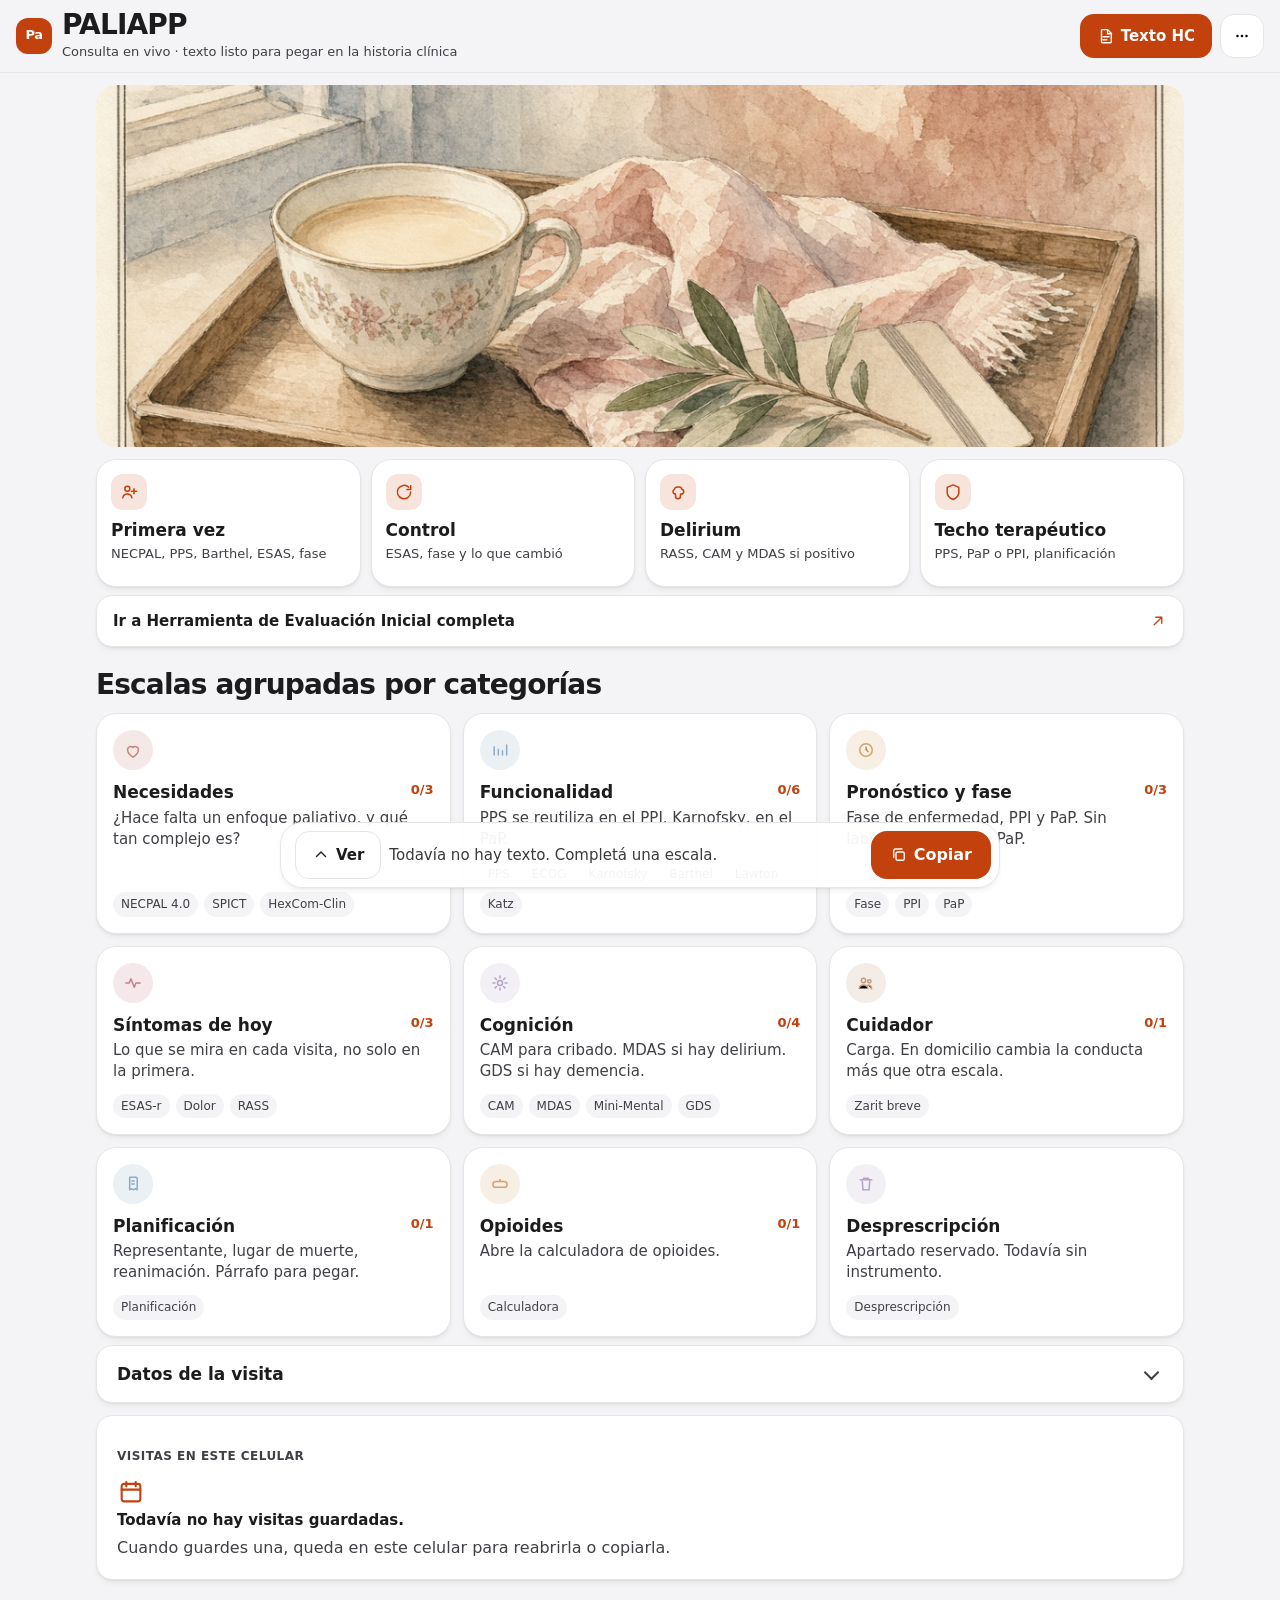
<file: index.html>
<!DOCTYPE html>
<html lang="es">
<head>
<meta charset="utf-8" />
<meta name="viewport" content="width=device-width, initial-scale=1" />
<meta http-equiv="refresh" content="0; url=artifacts/index.html" />
<title>PALIAPP</title>
<script>location.replace("artifacts/index.html");</script>
</head>
<body>
<p><a href="artifacts/index.html">Abrir PALIAPP</a></p>
</body>
</html>
</file>
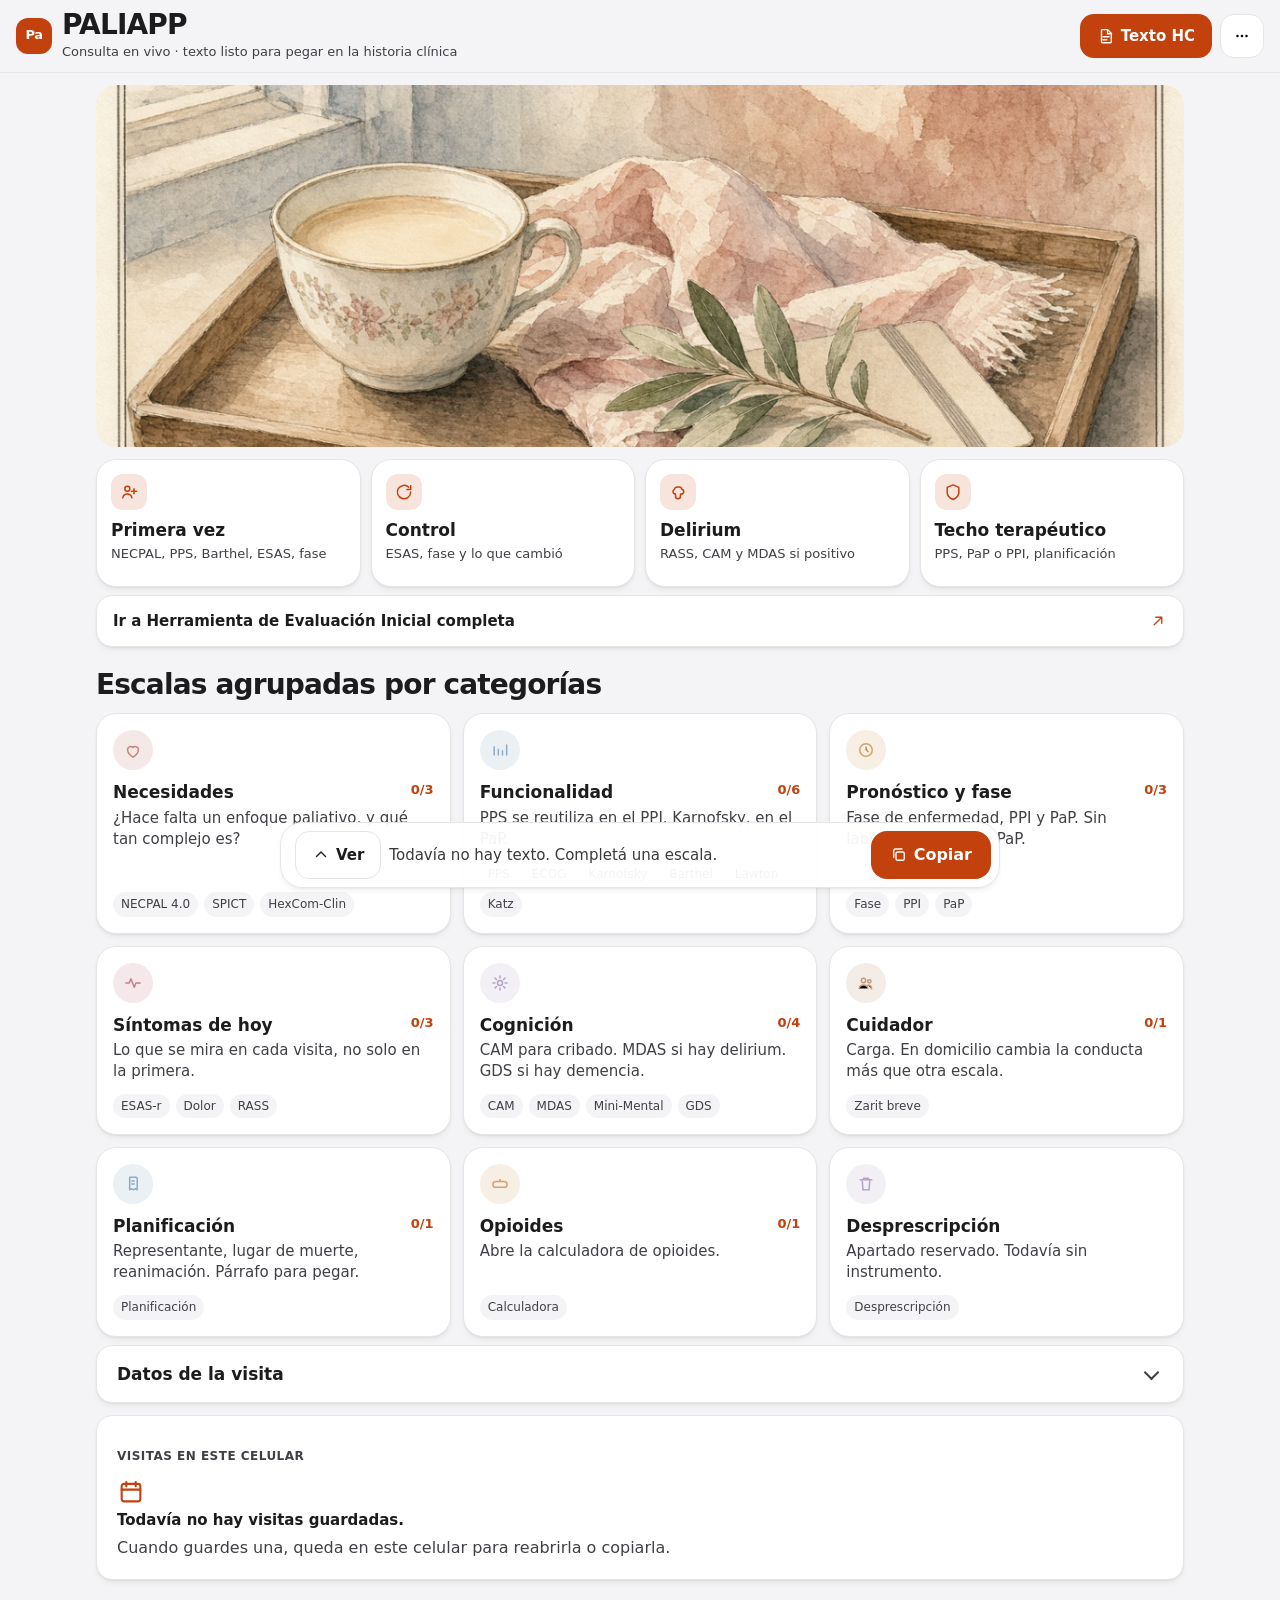
<file: artifacts/index.html>
<!DOCTYPE html>
<html lang="es">
<head>
<meta charset="UTF-8" />
<meta name="viewport" content="width=device-width, initial-scale=1" />
<meta name="theme-color" content="#c2410c" />
<meta name="apple-mobile-web-app-capable" content="yes" />
<link rel="manifest" href="manifest.json" />
<title>PALIAPP</title>
<style>
  :root{
    --bg:#f4f4f6;
    --surface:#ffffff;
    --ink:#1c1c1e;
    --muted:#3f3f46;
    --soft:#f4f4f6;
    --line:#e7e5e4;
    --preview:#3a3a3c;
    --accent:#c2410c;
    --accent-ink:#fff;
    --ring:rgba(196,92,56,.28);
    --shadow:0 1px 2px rgba(28,28,30,.04), 0 4px 6px -1px rgba(0,0,0,.05), 0 2px 4px -2px rgba(0,0,0,.03);
    --radius:16px;
    --font:system-ui,-apple-system,BlinkMacSystemFont,"Segoe UI",sans-serif;
  }
  @media (prefers-color-scheme: dark){
    :root{
      --bg:#121212;
      --surface:#1c1c1e;
      --ink:#f5f5f7;
      --muted:#d4d4d8;
      --line:rgba(255,255,255,.08);
      --soft:#2c2c2e;
      --preview:#d1d1d6;
      --accent:#f0a07a;
      --accent-ink:#1c1c1e;
      --ring:rgba(240,160,122,.35);
      --shadow:none;
    }
  }
  *{box-sizing:border-box}
  html,body{margin:0;background:var(--bg);color:var(--ink);font:400 16px/1.45 var(--font);-webkit-font-smoothing:antialiased}
  button,input,select,textarea{
    font:inherit;color:inherit;
    -webkit-appearance:none;appearance:none;
    transition:all .2s cubic-bezier(.4,0,.2,1);
  }
  button{cursor:pointer}
  header.app{
    position:sticky;top:0;z-index:40;
    background:var(--bg);
    display:flex;align-items:center;gap:10px;padding:10px 16px;
    border-bottom:1px solid var(--line);
  }
  .logo{width:36px;height:36px;border-radius:12px;background:var(--accent);color:var(--accent-ink);display:grid;place-items:center;font-weight:600;font-size:13px;letter-spacing:-.03em;flex:0 0 auto}
  header h1{margin:0;font-size:22px;font-weight:600;letter-spacing:-.03em;line-height:1.1}
  header .tag{margin:2px 0 0;color:var(--muted);font-size:13px;font-weight:400}
  .grow{flex:1}
  .actions{display:flex;gap:8px;align-items:center;flex-wrap:nowrap}
  .btn{border:1px solid var(--line);background:var(--surface);color:var(--ink);border-radius:14px;
    padding:0 16px;min-height:44px;display:inline-flex;align-items:center;justify-content:center;gap:6px;
    font-weight:600;font-size:15px;white-space:nowrap;line-height:1.2;
    box-shadow:none;
  }
  .btn svg{width:18px;height:18px;flex:0 0 auto}
  .btn:active{transform:scale(.98)}
  .btn:focus-visible,.short:focus-visible,.eval-link:focus-visible,.mod:focus-visible,.scale-toggle:focus-visible,input:focus-visible,select:focus-visible,textarea:focus-visible,summary:focus-visible{
    outline:none;box-shadow:0 0 0 3px var(--ring);
  }
  .btn-primary{background:var(--accent);color:var(--accent-ink);border-color:transparent}
  .more{position:relative;margin:0}
  .more summary{list-style:none;width:44px;min-width:44px;padding:0;color:var(--ink);font-weight:600}
  .more summary::-webkit-details-marker{display:none}
  .menu{
    position:absolute;right:0;top:calc(100% + 8px);z-index:50;
    background:var(--surface);border:1px solid var(--line);border-radius:14px;
    box-shadow:var(--shadow);padding:6px;display:flex;flex-direction:column;min-width:190px;
  }
  .menu .btn{width:100%;justify-content:flex-start;border:0;background:transparent}
  .wrap{max-width:1120px;margin:0 auto;padding:12px 16px 168px}
  .card{background:var(--surface);border:1px solid var(--line);border-radius:var(--radius);padding:20px;margin-bottom:12px;box-shadow:var(--shadow)}
  h2{margin:0 0 8px;font-size:1.2rem;font-weight:600;letter-spacing:-.03em;line-height:1.25}
  h2.section-title{margin:22px 0 12px;font-size:28px;font-weight:600;letter-spacing:-.03em;line-height:1.15}
  h3{margin:0 0 4px;font-size:1rem;font-weight:600}
  .kicker{font-size:.75rem;letter-spacing:.04em;text-transform:uppercase;color:var(--muted);font-weight:600}
  .muted{color:var(--muted);font-weight:400}
  .meta-fields{display:flex;flex-direction:column;gap:2px}
  .meta-fields input,.meta-fields input[type=datetime-local]{width:100%;min-width:0}
  .meta-actions{display:flex;gap:8px;flex-wrap:wrap;margin-top:4px}
  .meta-actions .btn{min-height:64px;min-width:96px;flex-direction:column;gap:4px;font-size:13px;font-weight:500;padding:8px 12px}
  .visit-fold{padding:0}
  .visit-fold > summary{
    list-style:none;min-height:56px;display:flex;align-items:center;justify-content:space-between;
    padding:16px 20px;color:var(--ink);font-weight:600;font-size:17px;cursor:pointer;
  }
  .visit-fold > summary::-webkit-details-marker{display:none}
  .visit-fold > summary::after{
    content:"";width:9px;height:9px;border-right:2px solid var(--muted);border-bottom:2px solid var(--muted);
    transform:rotate(45deg);margin:0 6px 4px 0;flex:0 0 auto;
  }
  .visit-fold[open] > summary{border-bottom:1px solid var(--line)}
  .visit-fold[open] > summary::after{transform:rotate(-135deg);margin-top:6px}
  #meta-card{padding:4px 20px 16px}
  .plate{margin:0 0 12px}
  .plate figcaption{display:none}
  .plate-frame{position:relative;aspect-ratio:3/1;height:auto;min-height:0;border-radius:20px;overflow:hidden;background:var(--soft)}
  .plate img{width:100%;height:100%;object-fit:cover;border-radius:20px;display:block}
  .plate-fallback{display:none;height:100%;min-height:0;align-items:center;justify-content:center;flex-direction:column;gap:8px;color:var(--muted);background:var(--soft)}
  .shortcuts{display:grid;grid-template-columns:1fr 1fr;gap:10px;margin:0 0 8px}
  .short{
    display:flex;flex-direction:column;align-items:flex-start;justify-content:flex-start;gap:4px;
    text-align:left;width:100%;min-height:128px;border:1px solid var(--line);border-radius:20px;padding:14px;
    background:var(--surface);color:var(--ink);box-shadow:var(--shadow);
  }
  .short-ico{
    width:36px;height:36px;border-radius:12px;display:grid;place-items:center;margin-bottom:6px;
    background:color-mix(in srgb, var(--accent) 14%, var(--surface));color:var(--accent);
  }
  .short-ico svg{width:20px;height:20px;display:block}
  .short b{font-size:17px;font-weight:600;line-height:1.2}
  .short .sub{display:block;color:var(--muted);font-size:13px;font-weight:400;line-height:1.35}
  .short:active{transform:scale(.98)}
  .eval-link{
    display:flex;align-items:center;justify-content:space-between;gap:12px;
    min-height:52px;margin:2px 0 18px;padding:12px 16px;border-radius:16px;
    background:var(--surface);color:var(--ink);border:1px solid var(--line);
    text-decoration:none;font-weight:600;font-size:15px;line-height:1.3;box-shadow:var(--shadow);
  }
  .eval-link svg{width:18px;height:18px;flex:0 0 auto;color:var(--accent)}
  .eval-link:active{transform:scale(.99)}
  .mods{display:grid;grid-template-columns:1fr;gap:12px;align-items:stretch}
  .mod{
    display:flex;flex-direction:column;align-items:flex-start;text-align:left;width:100%;height:100%;
    padding:16px;border:1px solid var(--line);border-radius:20px;
    background:var(--surface);box-shadow:var(--shadow);cursor:pointer;
    font:inherit;color:inherit;
  }
  .mod:active{transform:scale(.995)}
  .mod-ico{width:40px;height:40px;border-radius:50%;display:grid;place-items:center;margin-bottom:12px}
  .mod-ico svg{width:20px;height:20px;display:block}
  .mod-head{display:flex;width:100%;align-items:flex-start;justify-content:space-between;gap:8px}
  .mod h3{margin:0;font-size:17px;font-weight:600;line-height:1.25}
  .mod p{margin:4px 0 12px;font-size:15px;font-weight:400;line-height:1.4}
  .mod-count{flex:0 0 auto;font-size:13px;font-weight:600;color:var(--accent);line-height:1.2}
  .mod-count.done{width:28px;height:28px;border-radius:50%;background:var(--accent);color:var(--accent-ink);display:grid;place-items:center}
  .mod-count.done svg{width:16px;height:16px}
  .mod-chips{margin-top:auto;display:flex;flex-wrap:wrap;gap:6px}
  .mini{font-size:12px;font-weight:500;line-height:1.2;padding:5px 8px;border-radius:99px;background:var(--soft);color:var(--muted)}
  .mini.on{color:var(--ink);background:var(--surface);box-shadow:inset 0 0 0 1px var(--line)}
  .empty-vis{display:flex;flex-direction:column;align-items:flex-start;gap:4px;color:var(--muted);font-weight:400}
  .empty-vis svg{width:28px;height:28px;color:var(--accent)}
  .empty-vis b{color:var(--ink);font-weight:600;font-size:15px}
  .chip{display:inline-flex;align-items:center;align-self:flex-start;height:26px;margin-top:0;border-radius:99px;padding:0 10px;background:var(--soft);color:var(--ink);font-size:12px;font-weight:600;flex:0 0 auto}
  .chip.ready{background:var(--accent);color:var(--accent-ink)}
  .scale{border:0;border-radius:16px;margin:10px 0;overflow:hidden;background:var(--soft)}
  .scale>header,.scale-toggle{
    padding:16px 16px;display:flex;justify-content:space-between;align-items:center;gap:12px;
    cursor:pointer;background:transparent;width:100%;border:0;font:inherit;color:inherit;text-align:left;min-height:56px;
  }
  .scale-toggle b,.scale>header b{font-weight:600;font-size:1rem}
  .scale .hint{display:block;font-size:.8125rem;font-weight:400;color:var(--muted)}
  .scale .body{padding:0 16px;max-height:0;overflow:hidden;transition:max-height .32s cubic-bezier(.4,0,.2,1), padding .32s cubic-bezier(.4,0,.2,1)}
  .scale.open{background:var(--surface);box-shadow:var(--shadow)}
  .scale.open .body{display:block;max-height:24000px;padding:4px 16px 16px}
  .mdas-item{margin:18px 0 4px}
  .mdas-item b{display:block;margin-bottom:4px}
  .mdas-how{margin:0 0 8px;font-weight:400}
  footer.sticky{
    position:fixed;left:50%;transform:translateX(-50%);
    width:min(720px, calc(100% - 24px));
    bottom:calc(12px + env(safe-area-inset-bottom));
    background:color-mix(in srgb, var(--surface) 94%, transparent);
    border:1px solid var(--line);border-radius:22px;box-shadow:var(--shadow);
    display:flex;gap:8px;align-items:center;
    padding:8px 8px 8px 14px;z-index:35;
  }
  footer.sticky .preview{
    flex:1;min-width:0;font-size:15px;font-weight:400;color:var(--preview);line-height:1.35;
    display:-webkit-box;-webkit-line-clamp:2;-webkit-box-orient:vertical;overflow:hidden;padding:4px 0;
  }
  footer.sticky.open{flex-wrap:wrap;align-items:stretch;padding:14px;max-height:min(70vh, calc(100vh - 96px))}
  footer.sticky.open .preview{
    display:block;-webkit-line-clamp:unset;white-space:pre-wrap;overflow:auto;
    max-height:46vh;flex-basis:100%;order:-1;
  }
  footer.sticky.open .thumb{flex:1}
  .dock-expand{min-height:48px;min-width:72px;background:transparent}
  .thumb{min-height:48px;min-width:112px;padding:0 18px;border-radius:16px;font-size:16px}
  .toast{position:fixed;left:50%;bottom:108px;transform:translateX(-50%);background:var(--ink);color:var(--bg);border-radius:999px;padding:10px 16px;font-weight:600;opacity:0;pointer-events:none;transition:opacity .2s ease;z-index:40}
  .toast.on{opacity:1}
  .sec-copy{display:flex;justify-content:space-between;align-items:center;gap:8px;margin-bottom:8px;flex-wrap:wrap}
  .plate-frame.failed img{display:none}
  .plate-frame.failed .plate-fallback{display:flex}
  .opt{
    display:flex;flex-direction:row;gap:12px;align-items:center;
    padding:14px 16px;border:0;border-radius:16px;margin:8px 0;min-height:48px;
    background:var(--soft);cursor:pointer;font-weight:400;box-shadow:none;align-items:flex-start;
  }
  .opt input{margin:3px 0 0;flex:0 0 auto}
  .opt:has(input:checked){background:color-mix(in srgb, var(--accent) 16%, var(--surface));box-shadow:var(--shadow)}
  .grid2{display:grid;grid-template-columns:1fr;gap:8px;align-items:center;margin:8px 0}
  .grid2>span{min-height:48px;display:flex;align-items:center;font-weight:400}
  .scorebox{background:color-mix(in srgb, var(--accent) 12%, var(--surface));border-radius:16px;padding:14px 16px;margin-top:12px;font-weight:600}
  .hidden{display:none !important}
  input,select,textarea{
    border:0;border-radius:14px;padding:12px 16px;background-color:var(--soft);width:100%;min-height:48px;
    box-shadow:none;line-height:1.5;
  }
  textarea{min-height:96px;resize:vertical;line-height:1.5;font-weight:400}
  select{
    padding-right:40px;cursor:pointer;
    background-image:url("data:image/svg+xml;utf8,<svg xmlns='http://www.w3.org/2000/svg' width='16' height='16' viewBox='0 0 16 16' fill='none'><path d='M4 6l4 4 4-4' stroke='%23636366' stroke-width='1.6' stroke-linecap='round' stroke-linejoin='round'/></svg>");
    background-repeat:no-repeat;background-position:right 16px center;background-size:16px 16px;
  }
  input:not([type=checkbox]):not([type=radio]):not([type=range]):not([type=file]):focus,
  select:focus,textarea:focus{outline:none;background-color:var(--surface);box-shadow:0 0 0 3px var(--ring)}
  input[type=checkbox],input[type=radio]{
    width:22px;height:22px;min-height:22px;padding:0;margin:2px 0 0;flex:0 0 auto;
    border:1.5px solid #d1d1d6;border-radius:7px;background:#fff;box-shadow:none;accent-color:auto;
  }
  input[type=radio]{border-radius:50%}
  input[type=checkbox]:checked{
    background-color:var(--accent);border-color:var(--accent);
    background-image:url("data:image/svg+xml;utf8,<svg xmlns='http://www.w3.org/2000/svg' viewBox='0 0 16 16'><path d='M3.2 8.2l3 3.1 6.2-6.4' fill='none' stroke='white' stroke-width='2' stroke-linecap='round' stroke-linejoin='round'/></svg>");
    background-repeat:no-repeat;background-position:center;background-size:14px 14px;
  }
  input[type=radio]:checked{
    border-color:var(--accent);background-color:#fff;
    background-image:radial-gradient(circle, var(--accent) 0 5px, transparent 5.5px);
  }
  input[type=checkbox]:focus-visible,input[type=radio]:focus-visible{box-shadow:0 0 0 3px var(--ring)}
  input[type=range]{
    width:100%;height:44px;min-height:44px;padding:0;margin:0;border:0;border-radius:0;
    background:transparent;box-shadow:none;touch-action:pan-y;cursor:pointer;
  }
  input[type=range]::-webkit-slider-runnable-track{
    height:4px;border-radius:99px;
    background:linear-gradient(90deg,var(--accent) var(--p,0%), #e4e4e7 var(--p,0%));
  }
  input[type=range]::-webkit-slider-thumb{
    -webkit-appearance:none;appearance:none;width:28px;height:28px;margin-top:-12px;border:0;border-radius:50%;
    background:#fff;box-shadow:0 1px 2px rgba(28,28,30,.08), 0 6px 16px rgba(28,28,30,.16);
  }
  input[type=range]::-moz-range-track{height:4px;border:0;border-radius:99px;background:#e4e4e7}
  input[type=range]::-moz-range-progress{height:4px;border-radius:99px;background:var(--accent)}
  input[type=range]::-moz-range-thumb{width:28px;height:28px;border:0;border-radius:50%;background:#fff;box-shadow:0 1px 2px rgba(28,28,30,.08), 0 6px 16px rgba(28,28,30,.16)}
  .esas-name{
    order:2;font-weight:600;font-size:.8125rem;line-height:1.2;text-align:center;
    color:#6b2e12;background:linear-gradient(180deg,#f8d7c4,#e7b08a);
    border-radius:12px;padding:8px 10px;min-width:6.6rem;max-width:8.2rem;
    box-shadow:0 2px 6px rgba(194,65,12,.2);
  }
  input[type=file]{-webkit-appearance:auto;appearance:auto;background:transparent;box-shadow:none;padding:0;line-height:1.5}
  label{display:flex;flex-direction:column;gap:6px;margin:12px 0;font-size:15px;font-weight:500;color:var(--ink);line-height:1.5}
  label.opt{font-weight:400;font-size:1rem;margin:8px 0}
  .esas{display:grid;grid-template-columns:minmax(0,1fr) auto auto;gap:10px;align-items:center;margin:14px 0}
  .esas input[type=range]{order:1}
  .esas b{order:3;min-width:1.4rem;text-align:right;font-weight:600;font-variant-numeric:tabular-nums}
  .src{font-size:.8125rem;font-weight:400;color:var(--muted);background:var(--soft);border-radius:14px;padding:12px 14px;margin-top:12px}
  .warnbox{background:color-mix(in srgb, #f3ddb0 70%, var(--surface));color:#6b4e16;border-radius:16px;padding:14px 16px;margin:8px 0;font-size:.9375rem;font-weight:400}
  .okbox{background:color-mix(in srgb, #cfe6d4 70%, var(--surface));color:#245c32;border-radius:16px;padding:14px 16px;margin:8px 0;font-weight:400}
  .badbox{background:color-mix(in srgb, #f3cfc9 70%, var(--surface));color:#7a2433;border-radius:16px;padding:14px 16px;margin:8px 0;font-weight:400}
  pre.report{white-space:pre-wrap;background:var(--soft);border:0;border-radius:16px;padding:16px;font-family:ui-monospace,SFMono-Regular,Menlo,Consolas,monospace;font-size:.875rem;line-height:1.55}
  .empty{border:0;border-radius:16px;padding:22px;background:var(--soft);color:var(--muted);font-weight:400}
  .navback{margin-bottom:12px}
  details{margin:8px 0}
  details summary{cursor:pointer;color:var(--accent);font-weight:600}
  details.more{margin:0}
  .visit-fold > summary,.more summary{color:var(--ink)}
  @media (max-width:719px){
    header .tag{display:none}
    header h1{font-size:20px}
  }
  @media (min-width:720px){
    header h1{font-size:28px}
    .mods{grid-template-columns:1fr 1fr}
    .grid2{grid-template-columns:minmax(0,1fr) minmax(160px,240px)}
  }
  @media (min-width:980px){
    .shortcuts{grid-template-columns:repeat(4, minmax(0,1fr))}
    .mods{grid-template-columns:repeat(3, minmax(0,1fr))}
  }
  @media (prefers-reduced-motion: reduce){
    *,*::before,*::after{transition:none !important;animation:none !important}
  }
  @media (prefers-color-scheme: dark){
    .warnbox{color:#f6e2b3}
    .okbox{color:#c8ecd2}
    .badbox{color:#f6c9c9}
    .short{background:var(--surface)}
    .esas-name{color:#f8d7c4;background:linear-gradient(180deg,#6b3a28,#4a2418);box-shadow:none}
    .card,.mod,.short,.scale.open,footer.sticky,.btn:not(.btn-primary):not(.dock-expand){border:1px solid rgba(255,255,255,.08);box-shadow:none}
    select{background-image:url("data:image/svg+xml;utf8,<svg xmlns='http://www.w3.org/2000/svg' width='16' height='16' viewBox='0 0 16 16' fill='none'><path d='M4 6l4 4 4-4' stroke='%23aeaeb2' stroke-width='1.6' stroke-linecap='round' stroke-linejoin='round'/></svg>")}
    input[type=checkbox],input[type=radio]{background:#2c2c2e;border-color:#48484a}
    input[type=checkbox]:checked{
      background-color:var(--accent);border-color:var(--accent);
      background-image:url("data:image/svg+xml;utf8,<svg xmlns='http://www.w3.org/2000/svg' viewBox='0 0 16 16'><path d='M3.2 8.2l3 3.1 6.2-6.4' fill='none' stroke='%231c1c1e' stroke-width='2' stroke-linecap='round' stroke-linejoin='round'/></svg>");
    }
    input[type=radio]:checked{background-color:#2c2c2e;border-color:var(--accent)}
    input[type=range]::-webkit-slider-runnable-track{background:linear-gradient(90deg,var(--accent) var(--p,0%), #3a3a3c var(--p,0%))}
    input[type=range]::-moz-range-track{background:#3a3a3c}
    input[type=range]::-moz-range-progress{background:var(--accent)}
    input[type=range]::-webkit-slider-thumb,input[type=range]::-moz-range-thumb{box-shadow:0 2px 10px rgba(0,0,0,.45)}
    label.switch input[type=checkbox]{background-color:#3a3a3c}
  }
  .opt:not(.switch){position:relative;padding-right:44px}
  .opt:not(.switch):has(input:checked){background:color-mix(in srgb, var(--accent) 12%, var(--surface));box-shadow:inset 0 0 0 1.5px var(--accent)}
  .opt:not(.switch):has(input:checked)::after{
    content:"";position:absolute;right:14px;top:16px;width:18px;height:18px;border-radius:50%;
    background:var(--accent) url("data:image/svg+xml;utf8,<svg xmlns='http://www.w3.org/2000/svg' viewBox='0 0 16 16'><path d='M3.2 8.2l3 3.1 6.2-6.4' fill='none' stroke='white' stroke-width='2' stroke-linecap='round' stroke-linejoin='round'/></svg>") center/12px no-repeat;
  }
  .seg-wrap{display:flex;flex-wrap:wrap;gap:8px}
  .seg-wrap .opt{width:auto;margin:0;border-radius:999px;min-height:44px;padding:8px 14px;align-items:center}
  .seg-wrap .opt input{position:absolute;width:1px;height:1px;min-height:0;opacity:0;margin:0}
  .seg-wrap .opt:focus-within{box-shadow:0 0 0 3px var(--ring)}
  .seg-wrap .opt:has(input:checked){background:var(--accent);color:var(--accent-ink);box-shadow:none}
  .seg-wrap .opt:has(input:checked)::after{content:none}
  .esas{display:block;margin:16px 0}
  .esas-top{display:flex;align-items:center;justify-content:space-between;gap:8px;margin-bottom:8px}
  .esas-name{font-weight:600;font-size:15px;color:var(--ink);background:none;box-shadow:none;padding:0;border-radius:0;min-width:0;max-width:none}
  .seg{position:relative;display:flex;gap:6px;overflow-x:auto;padding-bottom:4px}
  .seg-range{position:absolute;width:1px;height:1px;opacity:0;pointer-events:none}
  .pill{
    flex:0 0 auto;min-width:36px;height:36px;border-radius:999px;border:1px solid var(--line);
    background:var(--surface);color:var(--ink);font-weight:600;font-size:14px;padding:0 8px;
  }
  .pill.on{background:var(--accent);color:var(--accent-ink);border-color:transparent}
  .pill:focus-visible{outline:none;box-shadow:0 0 0 3px var(--ring)}
  label.switch{flex-direction:row;align-items:center;justify-content:space-between;gap:12px;min-height:48px;font-weight:500;font-size:15px}
  label.switch input[type=checkbox]{
    width:51px;height:31px;min-height:31px;border:0;border-radius:99px;background-color:#d1d1d6;
    background-image:radial-gradient(circle at 16px 50%, #fff 0 10px, transparent 11px);
    background-repeat:no-repeat;
  }
  label.switch input[type=checkbox]:checked{
    background-color:var(--accent);
    background-image:radial-gradient(circle at calc(100% - 16px) 50%, #fff 0 10px, transparent 11px);
  }
  @media (prefers-color-scheme: dark){
    .opt:not(.switch):has(input:checked)::after{
      background:var(--accent) url("data:image/svg+xml;utf8,<svg xmlns='http://www.w3.org/2000/svg' viewBox='0 0 16 16'><path d='M3.2 8.2l3 3.1 6.2-6.4' fill='none' stroke='%231c1c1e' stroke-width='2' stroke-linecap='round' stroke-linejoin='round'/></svg>") center/12px no-repeat;
    }
    label.switch input[type=checkbox]{background-color:#3a3a3c}
  }
</style>
</head>
<body>
<header class="app">
  <div class="logo">Pa</div>
  <div class="brand">
    <h1>PALIAPP</h1>
    <p class="tag">Consulta en vivo · texto listo para pegar en la historia clínica</p>
  </div>
  <div class="grow"></div>
  <div class="actions">
    <button class="btn btn-primary" onclick="showReport()">
      <svg viewBox="0 0 24 24" fill="none" aria-hidden="true"><path d="M7 3.5h7l5 5V20a1 1 0 0 1-1 1H7a1 1 0 0 1-1-1V4.5a1 1 0 0 1 1-1z" stroke="currentColor" stroke-width="1.8"/><path d="M14 3.5V9h5.5M8 13h8M8 17h5" stroke="currentColor" stroke-width="1.8" stroke-linecap="round"/></svg>
      Texto HC
    </button>
    <details class="more">
      <summary class="btn" aria-label="Más opciones">
        <svg viewBox="0 0 24 24" aria-hidden="true"><circle cx="6" cy="12" r="1.7"/><circle cx="12" cy="12" r="1.7"/><circle cx="18" cy="12" r="1.7"/></svg>
      </summary>
      <div class="menu">
        <button class="btn" onclick="show('sources')">Fuentes</button>
        <button class="btn" onclick="clearAll()">Limpiar visita</button>
      </div>
    </details>
  </div>
</header>
<div class="wrap" id="view-home">
  <figure class="plate">
    <div class="plate-frame" id="plate-frame">
      <img id="plate-img" src="laminas/bandeja.jpg" alt="Viñeta de la situación, cambia con la función" onerror="plateFail()">
      <div class="plate-fallback" aria-hidden="true">
        <svg width="36" height="36" viewBox="0 0 36 36" fill="none" aria-hidden="true"><rect x="4" y="6" width="28" height="22" rx="3" stroke="#b86b62" stroke-width="1.6"/><path d="M8 22l6-6 4 4 3-3 7 7" stroke="#8eabc4" stroke-width="1.6" stroke-linejoin="round"/><circle cx="13" cy="13" r="2" fill="#e7b7b0"/></svg>
        <span>Lámina no disponible</span>
      </div>
    </div>
    <figcaption><p id="plate-cap" class="muted" style="margin:0"></p></figcaption>
  </figure>
  <div class="shortcuts">
    <button class="short" onclick="openVisit('primera')"><span class="short-ico" aria-hidden="true"><svg viewBox="0 0 24 24" fill="none"><circle cx="10" cy="8" r="3" stroke="currentColor" stroke-width="1.8"/><path d="M4.5 19c.7-3 2.8-4.5 5.5-4.5S14.8 16 15.5 19" stroke="currentColor" stroke-width="1.8" stroke-linecap="round"/><path d="M18 8v6M15 11h6" stroke="currentColor" stroke-width="1.8" stroke-linecap="round"/></svg></span><b>Primera vez</b><span class="sub">NECPAL, PPS, Barthel, ESAS, fase</span></button>
    <button class="short" onclick="openVisit('control')"><span class="short-ico" aria-hidden="true"><svg viewBox="0 0 24 24" fill="none"><path d="M20 12a8 8 0 1 1-2.3-5.6" stroke="currentColor" stroke-width="1.8" stroke-linecap="round"/><path d="M20 4.5V9h-4.5" stroke="currentColor" stroke-width="1.8" stroke-linecap="round" stroke-linejoin="round"/></svg></span><b>Control</b><span class="sub">ESAS, fase y lo que cambió</span></button>
    <button class="short" onclick="openVisit('delirium')"><span class="short-ico" aria-hidden="true"><svg viewBox="0 0 24 24" fill="none"><path d="M8.5 14.5a3 3 0 0 1-.8-5.7A3.4 3.4 0 0 1 12 6.2a3.4 3.4 0 0 1 4.6 2.4 3 3 0 0 1-.6 5.9" stroke="currentColor" stroke-width="1.8" stroke-linecap="round"/><path d="M9 14.5V17a3 3 0 0 0 6 0v-2.5" stroke="currentColor" stroke-width="1.8" stroke-linecap="round"/></svg></span><b>Delirium</b><span class="sub">RASS, CAM y MDAS si positivo</span></button>
    <button class="short" onclick="openVisit('techo')"><span class="short-ico" aria-hidden="true"><svg viewBox="0 0 24 24" fill="none"><path d="M12 3.5l7 3v6c0 4.2-2.9 6.6-7 8.5-4.1-1.9-7-4.3-7-8.5v-6l7-3z" stroke="currentColor" stroke-width="1.8" stroke-linejoin="round"/></svg></span><b>Techo terapéutico</b><span class="sub">PPS, PaP o PPI, planificación</span></button>
  </div>
  <a class="eval-link" href="https://leandroantonielli.github.io/evaluacionpaliativos/" target="_blank" rel="noopener">
    Ir a Herramienta de Evaluación Inicial completa
    <svg viewBox="0 0 24 24" fill="none" aria-hidden="true"><path d="M7 17L17 7M9 7h8v8" stroke="currentColor" stroke-width="1.8" stroke-linecap="round" stroke-linejoin="round"/></svg>
  </a>
  <h2 class="section-title">Escalas agrupadas por categorías</h2>
  <div class="mods" id="modgrid"></div>
  <details class="card visit-fold">
    <summary>Datos de la visita</summary>
    <div id="meta-card"></div>
  </details>
  <div class="card" id="saved-card"></div>
</div>
<div class="wrap hidden" id="view-mod"></div>
<div class="wrap hidden" id="view-report"></div>
<div class="wrap hidden" id="view-sources"></div>
<footer class="sticky" id="dock">
  <button type="button" class="btn dock-expand" id="dock-btn" aria-expanded="false" onclick="toggleDock()">
    <svg viewBox="0 0 24 24" fill="none" aria-hidden="true"><path d="M6 14l6-6 6 6" stroke="currentColor" stroke-width="1.8" stroke-linecap="round" stroke-linejoin="round"/></svg>
    <span>Ver</span>
  </button>
  <div class="preview" id="live">Todavía no hay texto. Completá una escala.</div>
  <button class="btn btn-primary thumb" onclick="copyReport()">
    <svg viewBox="0 0 24 24" fill="none" aria-hidden="true"><rect x="8" y="8" width="11" height="11" rx="2" stroke="currentColor" stroke-width="1.8"/><path d="M5 15V6a2 2 0 0 1 2-2h9" stroke="currentColor" stroke-width="1.8" stroke-linecap="round"/></svg>
    Copiar
  </button>
</footer>
<div class="toast" id="toast">Copiado</div>
<script>
const VISITS = {
  primera: ['necpal','pps','barthel','esas','fase'],
  control: ['esas','fase'],
  delirium: ['rass','cam','mdas'],
  techo: ['pps','pap','ppi','plan']
};
const MODS = [
  {id:'need', title:'Necesidades', color:'#c9847a', tools:['necpal','spict','hexcom'], blurb:'¿Hace falta un enfoque paliativo, y qué tan complejo es?'},
  {id:'func', title:'Funcionalidad', color:'#8eabc4', tools:['pps','ecog','kps','barthel','lawton','katz'], blurb:'PPS se reutiliza en el PPI. Karnofsky, en el PaP.'},
  {id:'prog', title:'Pronóstico y fase', color:'#d2a36a', tools:['fase','ppi','pap'], blurb:'Fase de enfermedad, PPI y PaP. Sin laboratorios no hay PaP.'},
  {id:'sym', title:'Síntomas de hoy', color:'#c47d8a', tools:['esas','dolor','rass'], blurb:'Lo que se mira en cada visita, no solo en la primera.'},
  {id:'cog', title:'Cognición', color:'#b7a4c8', tools:['cam','mdas','mmse','gds'], blurb:'CAM para cribado. MDAS si hay delirium. GDS si hay demencia.'},
  {id:'care', title:'Cuidador', color:'#c49a7c', tools:['zarit'], blurb:'Carga. En domicilio cambia la conducta más que otra escala.'},
  {id:'plan', title:'Planificación', color:'#8eabc4', tools:['plan'], blurb:'Representante, lugar de muerte, reanimación. Párrafo para pegar.'},
  {id:'opio', title:'Opioides', color:'#d2a36a', tools:['opio'], blurb:'Abre la calculadora de opioides.'},
  {id:'dep', title:'Desprescripción', color:'#b7a4c8', tools:['dep'], blurb:'Apartado reservado. Todavía sin instrumento.'}
];
const NAMES = {
  necpal:'NECPAL 4.0', spict:'SPICT', hexcom:'HexCom-Clin', pps:'PPS', ecog:'ECOG', kps:'Karnofsky',
  barthel:'Barthel', lawton:'Lawton', katz:'Katz', fase:'Fase', ppi:'PPI', pap:'PaP',
  esas:'ESAS-r', dolor:'Dolor', rass:'RASS', cam:'CAM', mdas:'MDAS', mmse:'Mini-Mental', gds:'GDS',
  zarit:'Zarit breve', plan:'Planificación', opio:'Opioides', dep:'Desprescripción'
};
const state = load();
function load(){ try { return JSON.parse(localStorage.getItem('cpdesk')||'{}'); } catch(e){ return {}; } }
function persist(){ localStorage.setItem('cpdesk', JSON.stringify(state)); paintLive(); }
function $(id){ return document.getElementById(id); }
function show(which){
  ['home','mod','report','sources'].forEach(k=>$('view-'+k).classList.toggle('hidden', k!==which));
  if(which==='home') renderHome();
  if(which==='sources') renderSources();
  window.scrollTo(0,0);
}
const SECTIONS = [
  {id:'need', title:'Necesidades', ids:['necpal','spict','hexcom']},
  {id:'func', title:'Función', ids:['pps','ecog','kps','barthel','lawton','katz']},
  {id:'prog', title:'Pronóstico', ids:['fase','ppi','pap']},
  {id:'sym', title:'Síntomas', ids:['esas','dolor','rass']},
  {id:'cog', title:'Cognición', ids:['cam','mdas','mmse','gds']},
  {id:'care', title:'Cuidador', ids:['zarit']},
  {id:'plan', title:'Planificación', ids:['plan']},
  {id:'opio', title:'Opioides', ids:['opio']}
];
function loadMeta(){ try { return JSON.parse(localStorage.getItem('cpdesk-meta')||'{}'); } catch(e){ return {}; } }
function saveMeta(m){ localStorage.setItem('cpdesk-meta', JSON.stringify(m)); }
function loadSaved(){ try { return JSON.parse(localStorage.getItem('cpdesk-visitas')||'[]'); } catch(e){ return []; } }
function saveSaved(list){ localStorage.setItem('cpdesk-visitas', JSON.stringify(list)); }
function sectionText(ids){
  const parts = ids.map(id=> state[id] ? interpret(id, state[id]) : '').filter(Boolean);
  const meta = loadMeta();
  if(ids[0]==='necpal' && meta.includeWhen && meta.when) parts.unshift('Visita: '+meta.when.replace('T',' ')+'.');
  return parts.join(' ');
}
function warnings(){
  const w = [];
  const pap = state.pap;
  if(pap && (!state.kps && !pap.kps || !pap.wbc || !pap.lin)) w.push('PaP sin Karnofsky o sin laboratorios: no calcula hasta que estén.');
  if(state.cam && state.cam.c0 && state.cam.c1 && (state.cam.c2 || state.cam.c3) && !state.mdas) w.push('CAM positivo. Si podés, completá el MDAS.');
  if(state.ppi && !state.pps && !state.ppi.pps) w.push('PPI sin PPS. Cargalo en Funcionalidad o en la misma escala.');
  return w;
}
function renderWarnings(){
  let box = document.getElementById('warn-card');
  if(!box){
    box = document.createElement('div');
    box.id = 'warn-card';
    $('modgrid')?.before(box);
  }
  const w = warnings();
  box.innerHTML = w.length ? w.map(t=>`<div class="warnbox">${esc(t)}</div>`).join('') : '';
}
function renderMeta(){
  const m = loadMeta();
  const when = m.when || new Date().toISOString().slice(0,16);
  $('meta-card').innerHTML = `<div class="meta-fields">
      <label>Fecha y hora<input id="meta-when" type="datetime-local" value="${esc(when)}"></label>
      <label>Identificador local<input id="meta-id" placeholder="cama, iniciales, no va al texto" value="${esc(m.localId||'')}"></label>
    </div>
    <label class="switch"><input id="meta-inc" type="checkbox" ${m.includeWhen?'checked':''}> Incluir fecha y hora en el texto</label>
    <div class="meta-actions">
      <button type="button" class="btn" onclick="guardarVisita()" aria-label="Guardar visita"><svg viewBox="0 0 24 24" fill="none" aria-hidden="true"><path d="M5 5.5h11l3 3V19a1 1 0 0 1-1 1H5a1 1 0 0 1-1-1V6.5a1 1 0 0 1 1-1z" stroke="currentColor" stroke-width="1.8"/><path d="M8 5.5V9h6M8 19v-5h8v5" stroke="currentColor" stroke-width="1.8" stroke-linejoin="round"/></svg>Guardar</button>
      <button type="button" class="btn" onclick="exportar()" aria-label="Exportar JSON"><svg viewBox="0 0 24 24" fill="none" aria-hidden="true"><path d="M12 4v11M7 10l5 5 5-5" stroke="currentColor" stroke-width="1.8" stroke-linecap="round" stroke-linejoin="round"/><path d="M5 19h14" stroke="currentColor" stroke-width="1.8" stroke-linecap="round"/></svg>Exportar</button>
      <button type="button" class="btn" onclick="$('import-file').click()" aria-label="Importar JSON"><svg viewBox="0 0 24 24" fill="none" aria-hidden="true"><path d="M12 15V4M7 9l5-5 5 5" stroke="currentColor" stroke-width="1.8" stroke-linecap="round" stroke-linejoin="round"/><path d="M5 19h14" stroke="currentColor" stroke-width="1.8" stroke-linecap="round"/></svg>Importar</button>
      <input id="import-file" type="file" accept="application/json" class="hidden" onchange="importar(this)">
    </div>`;
  $('meta-card').querySelectorAll('input').forEach(n=>n.addEventListener('change', persistMeta));
}
function persistMeta(){
  saveMeta({
    when: $('meta-when')?.value || '',
    localId: $('meta-id')?.value || '',
    includeWhen: !!$('meta-inc')?.checked
  });
}
function guardarVisita(){
  persistMeta();
  const meta = loadMeta();
  const list = loadSaved();
  list.unshift({ id: Date.now(), when: meta.when, localId: meta.localId, data: JSON.parse(JSON.stringify(state)) });
  saveSaved(list.slice(0,30));
  toast('Visita guardada');
  renderSaved();
}
function renderSaved(){
  const list = loadSaved();
  $('saved-card').innerHTML = `<p class="kicker">Visitas en este celular</p>
    ${list.length? list.map(v=>`<div class="sec-copy"><span>${esc(v.localId||'Sin identificador')} · ${esc((v.when||'').replace('T',' '))}</span>
      <span class="actions"><button type="button" class="btn" onclick="reabrir(${v.id})">Reabrir</button>
      <button type="button" class="btn" onclick="duplicar(${v.id})">Duplicar</button></span></div>`).join('') : '<div class="empty-vis"><svg viewBox="0 0 24 24" fill="none" aria-hidden="true"><rect x="4" y="5" width="16" height="15" rx="2" stroke="currentColor" stroke-width="1.8"/><path d="M8 3.5V7M16 3.5V7M4 10h16" stroke="currentColor" stroke-width="1.8" stroke-linecap="round"/></svg><b>Todavía no hay visitas guardadas.</b><span>Cuando guardes una, queda en este celular para reabrirla o copiarla.</span></div>'}`;
}
function reabrir(id){
  const v = loadSaved().find(x=>x.id===id);
  if(!v) return;
  Object.keys(state).forEach(k=>delete state[k]);
  Object.assign(state, v.data||{});
  persist();
  show('home');
  toast('Visita reabierta');
}
function duplicar(id){
  const v = loadSaved().find(x=>x.id===id);
  if(!v) return;
  Object.keys(state).forEach(k=>delete state[k]);
  Object.assign(state, v.data||{});
  persist();
  show('home');
  toast('Copia lista para el control');
}
function exportar(){
  persistMeta();
  const blob = new Blob([JSON.stringify({ version:1, state, meta: loadMeta(), visitas: loadSaved() }, null, 2)], {type:'application/json'});
  const a = document.createElement('a');
  a.href = URL.createObjectURL(blob);
  a.download = 'paliapp-visitas.json';
  a.click();
  URL.revokeObjectURL(a.href);
}
function importar(input){
  const file = input.files && input.files[0];
  if(!file) return;
  const reader = new FileReader();
  reader.onload = ()=>{
    try {
      const data = JSON.parse(reader.result);
      if(!data || !data.state) throw new Error('sin state');
      if(!confirm('Esto reemplaza la visita abierta y la lista guardada de este celular.')) return;
      Object.keys(state).forEach(k=>delete state[k]);
      Object.assign(state, data.state);
      persist();
      if(data.meta) saveMeta(data.meta);
      if(Array.isArray(data.visitas)) saveSaved(data.visitas);
      show('home');
      toast('Importado');
    } catch(e){ toast('Ese JSON no sirve'); }
  };
  reader.readAsText(file);
  input.value = '';
}
function modIcon(id){
  const paths = {
    need:'<path d="M12 20.5s-6.5-4-6.5-9.2a3.7 3.7 0 0 1 6.5-2.2 3.7 3.7 0 0 1 6.5 2.2c0 5.2-6.5 9.2-6.5 9.2z" fill="none" stroke="currentColor" stroke-width="1.8"/>',
    func:'<path d="M5 18V8M10 18V11M15 18v-5M20 18V6" stroke="currentColor" stroke-width="1.8" stroke-linecap="round"/>',
    prog:'<circle cx="12" cy="12" r="7.5" fill="none" stroke="currentColor" stroke-width="1.8"/><path d="M12 8.5V12l2.5 2" stroke="currentColor" stroke-width="1.8" stroke-linecap="round"/>',
    sym:'<path d="M3.5 12h4l2-5 4 10 2-5h5" fill="none" stroke="currentColor" stroke-width="1.8" stroke-linecap="round" stroke-linejoin="round"/>',
    cog:'<circle cx="12" cy="12" r="3" fill="none" stroke="currentColor" stroke-width="1.8"/><path d="M12 3.5V6M12 18v2.5M3.5 12H6M18 12h2.5M6 6l1.8 1.8M16.2 16.2 18 18M18 6l-1.8 1.8M7.8 16.2 6 18" stroke="currentColor" stroke-width="1.8" stroke-linecap="round"/>',
    care:'<circle cx="9" cy="9" r="2.6" fill="none" stroke="currentColor" stroke-width="1.8"/><circle cx="16" cy="10" r="2" fill="none" stroke="currentColor" stroke-width="1.8"/><path d="M3.8 18.5c.5-2.7 2.4-4 5.2-4s4.7 1.3 5.2 4M14.2 14.7c1.4-.4 2.8.1 3.8 1.5.5 1.3.7 2.3.8 2.8" stroke="currentColor" stroke-width="1.8" stroke-linecap="round"/>',
    plan:'<path d="M8 4h8a1 1 0 0 1 1 1v14l-2.2-1.4L12.5 19 10 17.6 8 19V5a1 1 0 0 1 0 0z" fill="none" stroke="currentColor" stroke-width="1.8" stroke-linejoin="round"/><path d="M10.5 8.5h3M10.5 12h3" stroke="currentColor" stroke-width="1.8" stroke-linecap="round"/>',
    opio:'<rect x="3.5" y="9" width="17" height="7" rx="3.5" fill="none" stroke="currentColor" stroke-width="1.8"/><path d="M12 9V6.5" stroke="currentColor" stroke-width="1.8" stroke-linecap="round"/>',
    dep:'<path d="M5 7h14M9 7V5h6v2M7.5 7l.8 12h7.4l.8-12" fill="none" stroke="currentColor" stroke-width="1.8" stroke-linecap="round" stroke-linejoin="round"/>'
  };
  return `<svg viewBox="0 0 24 24" aria-hidden="true">${paths[id]||paths.plan}</svg>`;
}
function chipLabel(id, d){
  d = d || state[id] || {};
  if(id==='pps' && d.pps) return `PPS ${d.pps}%`;
  if(id==='ecog' && d.ecog!=null && d.ecog!=='') return `ECOG ${d.ecog}`;
  if(id==='rass' && d.rass!=null && d.rass!=='') return `RASS ${d.rass}`;
  if(id==='gds' && d.gds) return `GDS ${d.gds}`;
  if(id==='fase' && d.fase) return `Fase ${d.fase}`;
  if(id==='esas'){
    const top = Object.entries(d).filter(([k])=>k!=='otrotxt').sort((a,b)=>num(b[1])-num(a[1]))[0];
    return top && num(top[1])>0 ? `${top[0]} ${top[1]}` : 'ESAS-r';
  }
  const t = interpret(id, d);
  if(!t) return 'listo';
  const head = t.split(/[:.]/)[0].trim();
  return head.length>26 ? head.slice(0,24)+'…' : head;
}
function renderHome(){
  $('modgrid').innerHTML = MODS.map(m=>{
    const tools = m.tools.filter(t=>t!=='dep');
    const done = tools.filter(t=>state[t]).length;
    const full = tools.length && done===tools.length;
    const count = !tools.length ? '' : full
      ? `<span class="mod-count done" aria-label="completa"><svg viewBox="0 0 24 24"><path d="M5 12.5l4.2 4.2L19 7.5" fill="none" stroke="currentColor" stroke-width="2.4" stroke-linecap="round" stroke-linejoin="round"/></svg></span>`
      : `<span class="mod-count">${done}/${tools.length}</span>`;
    const chips = (m.id==='opio' ? ['Calculadora'] : m.tools.map(t=>NAMES[t])).map((name,i)=>{
      const on = m.id==='opio' ? false : !!state[m.tools[i]];
      return `<span class="mini${on?' on':''}">${name}</span>`;
    }).join('');
    const go = m.id==='opio'
      ? `onclick="location.href='https://leandroantonielli.github.io/CalculadoraOpioides/'"`
      : `onclick="openMod('${m.id}')"`;
    return `<button type="button" class="mod${full?' done':''}" ${go}>
      <span class="mod-ico" style="color:${m.color};background:color-mix(in srgb, ${m.color} 18%, var(--surface))">${modIcon(m.id)}</span>
      <span class="mod-head"><h3>${m.title}</h3>${count}</span>
      <p class="muted">${m.blurb}</p>
      <span class="mod-chips">${chips}</span>
    </button>`;
  }).join('');
  renderMeta();
  renderSaved();
  renderWarnings();
}
function openVisit(kind){ state.visit = kind; persist(); openMod(null, VISITS[kind]); }
function openMod(modId, only){
  const tools = only || MODS.find(m=>m.id===modId).tools;
  const title = only ? ({primera:'Primera vez',control:'Control',delirium:'Delirium',techo:'Techo terapéutico'}[state.visit]) : MODS.find(m=>m.id===modId).title;
  show('mod');
  $('view-mod').innerHTML = `<button class="btn navback" onclick="show('home')">← PALIAPP</button>
    <div class="card"><h2>${title}</h2><p class="muted" style="margin:0">Solo entra al texto lo que completes. ${only?'Atajo de visita.':''}</p></div>
    ${tools.map(t=>toolCard(t)).join('')}`;
  tools.forEach(bind);
  tools.forEach(t=>{
    if(!only) return;
    const sec = document.getElementById('sc-'+t);
    sec?.classList.add('open');
    sec?.querySelector('.scale-toggle')?.setAttribute('aria-expanded','true');
    const chip = sec?.querySelector('.chip');
    if(chip && !chip.classList.contains('ready') && chip.textContent==='abrir') chip.textContent = 'cerrar';
  });
}
function toggleScale(btn){
  const sec = btn.closest('.scale');
  const open = sec.classList.toggle('open');
  btn.setAttribute('aria-expanded', open ? 'true' : 'false');
  const chip = btn.querySelector('.chip');
  if(chip && !chip.classList.contains('ready')) chip.textContent = open ? 'cerrar' : 'abrir';
}
function toolCard(id){
  const ready = !!(state[id] && interpret(id, state[id]));
  return `<section class="scale" id="sc-${id}"><h3 class="scale-h"><button type="button" class="scale-toggle" aria-expanded="false" aria-controls="bd-${id}" onclick="toggleScale(this)"><span><b>${NAMES[id]}</b><span class="muted hint">${hint(id)}</span></span><span class="chip${ready?' ready':''}" id="st-${id}">${ready?chipLabel(id):'abrir'}</span></button></h3><div class="body" id="bd-${id}"></div></section>`;
}
function hint(id){
  return ({
    necpal:'Pregunta sorpresa, demanda y seis parámetros. El estadio sale de cuántos dan positivos.',
    spict:'≥2 generales y ≥1 específico.',
    hexcom:'18 subáreas. El global es el máximo.',
    pps:'10–100. Se ofrece al PPI.',
    ecog:'0 a 4 en vida. 5 no se usa en consulta.',
    kps:'0–100. Se ofrece al PaP.',
    barthel:'10 ABVD. 0–100.',
    lawton:'8 AIVD.',
    katz:'6 ABVD. A independencia, G dependencia.',
    fase:'Estable, inestable, deterioro, terminal.',
    ppi:'Usa PPS si ya está. Sin ítems no calcula.',
    pap:'Karnofsky y labs obligatorios.',
    esas:'0 a 10, ahora.',
    dolor:'Intensidad y componente neuropático.',
    rass:'+4 a −5.',
    cam:'Delirium si 1 y 2, más 3 o 4.',
    mdas:'0–6 no. Leve 7–13. Moderado 14–18. Severo 19–25. Profundo 26–30.',
    mmse:'30 puntos por dominios, para cargar en vivo.',
    gds:'Estadio 1 a 7.',
    zarit:'12 ítems. Corte orientativo ≥17.',
    plan:'Párrafo de acuerdos, no una escala.',
    opio:'Estimación. La calculadora completa está enlazada.',
    dep:'Reservado.'
  })[id]||'';
}
function bind(id){
  const el = $('bd-'+id);
  el.innerHTML = forms[id]();
  restore(id);
  el.querySelectorAll('input,select,textarea').forEach(n=>n.addEventListener('input', ()=>{
    if(id==='dolor' && n.dataset.k==='nrs') n.dataset.touched = '1';
    collect(id);
  }));
  if(id==='dolor') prefillDolor(el);
  collect(id, true);
}
function prefillDolor(el){
  const pain = num(state.esas && state.esas.Dolor);
  const n = el.querySelector('[data-k=nrs]');
  if(!n || pain==null || n.dataset.touched==='1') return;
  const own = state.dolor && state.dolor.nrs;
  if(own==null || own==='' || own==='0') n.value = String(pain);
}
function field(id, label, type, extra=''){
  const v = (state[id] && state[id][extra||label]) || '';
  return `<label class="muted" style="font-size:12px">${label}<input data-k="${extra||label}" ${type} value="${esc(v)}"></label>`;
}
function esc(s){
  return String(s??'').replace(/&/g,'&amp;').replace(/</g,'&lt;').replace(/>/g,'&gt;').replace(/"/g,'&quot;').replace(/'/g,'&#39;');
}
const forms = {
  necpal(){
    const params = [
      ['p1','1. Declive funcional','Deterioro funcional progresivo, sostenido y severo, no por un cuadro agudo reversible (Barthel, PPS o ECOG).'],
      ['p2','2. Declive nutricional','Pérdida de peso involuntaria y sostenida, mayor al 10% en 6 meses, y/o albúmina menor a 2,5–3,0 g/dL.'],
      ['p3','3. Síntomas persistentes y distrés','Dolor, disnea, astenia, anorexia o náuseas persistentes o refractarios, y/o distrés psicosocial severo.'],
      ['p4','4. Multimorbilidad y vulnerabilidad social','Dos o más condiciones crónicas complejas o avanzadas, y/o aislamiento o vulnerabilidad social grave.'],
      ['p5','5. Uso intensivo de recursos','Dos o más ingresos no programados, a urgencias o al hospital, en los últimos 6 meses.']
    ];
    const specs = [
      ['EPOC y enfermedad respiratoria',[
        ['ep1','Disnea de reposo o al mínimo esfuerzo (MRC 4–5 o NYHA III–IV)'],
        ['ep2','FEV1 menor al 30% o restricción funcional severa'],
        ['ep3','Hipoxemia crónica (pO2 menor a 55 mmHg o saturación menor a 88%) con oxígeno domiciliario'],
        ['ep4','Hipercapnia (pCO2 mayor a 50 mmHg) o necesidad de VMNI'],
        ['ep5','Tres o más exacerbaciones graves en el último año']
      ]],
      ['Insuficiencia cardíaca',[
        ['ic1','NYHA III o IV'],
        ['ic2','FEVI menor a 20–30%, o disfunción diastólica o valvular grave inoperable'],
        ['ic3','Congestión o edemas refractarios, con diuréticos crecientes o endovenosos'],
        ['ic4','Hipotensión sintomática (PAS menor a 90 mmHg) o síndrome cardiorrenal'],
        ['ic5','Arritmias refractarias o síncope cardiogénico']
      ]],
      ['Demencia y neurodegenerativas',[
        ['de1','FAST 7c o GDS 7: menos de 6 palabras con sentido al día'],
        ['de2','No deambula solo: asistencia total para levantarse o sentarse'],
        ['de3','Incontinencia urinaria y fecal permanente'],
        ['de4','Disfagia severa o rechazo alimentario, sin ingesta calórica suficiente'],
        ['de5','Infecciones a repetición en 6–12 meses (aspiración, pielonefritis, bacteriemia)'],
        ['de6','Pérdida de peso mayor al 10% en 6 meses, o úlceras por presión grado 3–4']
      ]],
      ['Enfermedad renal avanzada',[
        ['re1','ERC estadio 5: TFG menor a 15 ml/min, o creatinina mayor a 6–8 mg/dL'],
        ['re2','Tratamiento renal conservador, sin entrar en diálisis'],
        ['re3','Retiro o suspensión de diálisis por deterioro grave'],
        ['re4','Síntomas urémicos de difícil control (prurito, náuseas, astenia, mioclonías)'],
        ['re5','Sobrecarga hídrica refractaria o insuficiencia cardíaca urémica'],
        ['re6','Desgaste proteico-energético o deterioro funcional progresivo']
      ]],
      ['Cirrosis',[
        ['he1','Child-Pugh C o MELD mayor a 20, sin opción de trasplante'],
        ['he2','Ascitis refractaria'],
        ['he3','Encefalopatía hepática recurrente o crónica (grado II–IV)'],
        ['he4','Síndrome hepatorrenal o hepatopulmonar'],
        ['he5','Sangrado variceal recurrente, no controlable'],
        ['he6','Coagulopatía grave (TP alargado más de 5 s o INR muy elevado) con ictericia progresiva']
      ]]
    ];
    const specHtml = specs.map(([title, items])=>`<details><summary>${title}</summary>${items.map(([k,t])=>`<label class="opt"><input type="checkbox" data-k="${k}"> ${t}</label>`).join('')}</details>`).join('');
    return `
    <p class="kicker">Puerta de entrada</p>
    <p class="muted" style="margin:0 0 8px">¿Le sorprendería que este paciente muriera en el próximo año?</p>
    <label class="opt"><input type="radio" name="sq" value="si"> No me sorprendería (pregunta positiva)</label>
    <label class="opt"><input type="radio" name="sq" value="no"> Sí me sorprendería</label>
    <label class="opt"><input type="checkbox" data-k="demanda"> Demanda o necesidad expresada, del paciente, la familia o el equipo, de adecuar el esfuerzo o de atención paliativa</label>
    <p class="kicker" style="margin-top:14px">Parámetros, si la pregunta sorpresa es positiva</p>
    ${params.map(([k,t,d])=>`<label class="opt"><input type="checkbox" data-k="${k}"><span><b>${t}.</b> <span class="muted">${d}</span></span></label>`).join('')}
    <p class="kicker" style="margin-top:14px">6. Indicadores específicos de enfermedad</p>
    <p class="muted" style="margin:0 0 8px">Con uno solo de estos criterios, el parámetro 6 cuenta como positivo.</p>
    <label class="opt"><input type="checkbox" data-k="onco"> Enfermedad oncológica en fase avanzada o metastásica</label>
    ${specHtml}
    <div class="src">NECPAL 4.0, Gómez-Batiste y cols., 2021. Estadiaje por parámetros positivos: 1–2 inicial, 3–4 intermedio, 5–6 avanzado (mediana menor a 3,5–4 meses).</div>`;
  },
  spict(){ return `
    <b>Generales</b>
    ${['Deterioro funcional','Dependencia creciente','Dos o más internaciones no programadas','Bajo peso o pérdida de peso','Persona solicita cuidados paliativos o limita tratamiento'].map((t,i)=>`<label class="opt"><input type="checkbox" data-k="g${i}"> ${t}</label>`).join('')}
    <b>Específicos</b>
    ${['Cáncer metastásico o incurable con deterioro','Enfermedad pulmonar o cardíaca avanzada','Demencia o fragilidad con dependencia','Enfermedad renal, hepática o neurológica en etapa avanzada'].map((t,i)=>`<label class="opt"><input type="checkbox" data-k="s${i}"> ${t}</label>`).join('')}
    <div class="src">SPICT. Versión en español de uso clínico. Indicadores resumidos para la consulta; la lista completa está en el material INC.</div>`; },
  hexcom(){
    const items = [['Clínica','Física','Terapéutica'],['Psicológica','Personalidad','Emocional'],['Espiritual','Sentido','Conexión','Trascendencia'],['Sociofamiliar','Relacional','Emocional del cuidador','Práctica','Externa','Económica'],['Ética','Información','AET','Deseo de anticipar la muerte'],['Muerte','Ubicación','Últimos días','Duelo']];
    return items.map(([area,...subs])=>`<div style="margin:8px 0"><b>${area}</b>${subs.map(s=>`<div class="grid2" style="margin-top:6px"><span>${s}</span><select data-k="${area}-${s}"><option value="">No evaluada</option><option>Baja</option><option>Media</option><option>Alta</option></select></div>`).join('')}</div>`).join('') + `<div class="src">HexCom-Clin® 2018, 18 subáreas. Busquet-Duran. Anexo 4 INC. El área y el global toman el máximo.</div>`;
  },
  pps(){ return `<div class="seg-wrap">`+[100,90,80,70,60,50,40,30,20,10].map(n=>`<label class="opt"><input type="radio" name="pps" value="${n}"> <b>${n}%</b> ${ppsTxt(n)}</label>`).join('')+`</div><div class="src">Palliative Performance Scale. Victoria Hospice. Descriptores resumidos, no la tabla oficial completa.</div>`; },
  ecog(){ return `<div class="seg-wrap">`+[0,1,2,3,4].map(n=>`<label class="opt"><input type="radio" name="ecog" value="${n}"> <b>ECOG ${n}.</b> ${['Asintomático','Sintomático, ambulatorio','En cama <50% del día','En cama >50% del día','Encamado, dependiente'][n]}</label>`).join('')+`</div><div class="src">Oken 1982. Redacción clínica: Anexo 8 INC.</div>`; },
  kps(){ return `<div class="seg-wrap">`+[100,90,80,70,60,50,40,30,20,10,0].map(n=>`<label class="opt"><input type="radio" name="kps" value="${n}"><b>${n}%</b> ${kpsTxt(n)}</label>`).join('')+`</div><div class="src">Karnofsky 1949. Anexo 7 INC. Se reutiliza en PaP.</div>`; },
  barthel(){ return barthelItems().map(([k,t,opts])=>`<div style="margin:8px 0"><b>${t}</b>${opts.map(([v,l])=>`<label class="opt"><input type="radio" name="${k}" value="${v}"> ${l} (${v})</label>`).join('')}</div>`).join('') + `<div class="src">Mahoney y Barthel, 1965. Cortes INC: <20 total, 21–60 severa, 61–90 moderada, 91–99 leve, 100 independiente.</div>`; },
  lawton(){ return ['Teléfono','Compras','Comida','Casa','Ropa','Transporte','Medicación','Dinero'].map(t=>`<label class="opt"><input type="checkbox" data-k="${t}"> Independiente: ${t}</label>`).join('') + `<div class="src">Lawton y Brody, 1969. 0–8. No está en el PDF del módulo 1.</div>`; },
  katz(){ return ['Baño','Vestido','Baño/WC','Transferencia','Continencia','Alimentación'].map(t=>`<label class="opt"><input type="checkbox" data-k="${t}"> Independiente: ${t}</label>`).join('') + `<div class="src">Katz, 1963. Índice A–G según actividades perdidas.</div>`; },
  fase(){ return `<div class="seg-wrap">`+[['estable','Estable'],['inestable','Inestable'],['deterioro','En deterioro'],['terminal','Terminal']].map(([v,t])=>`<label class="opt"><input type="radio" name="fase" value="${v}"> ${t}</label>`).join('')+`</div><p class="muted">Estable: síntomas controlados. Inestable: problema nuevo hoy. En deterioro: declive gradual. Terminal: muerte esperable en días.</p><div class="src">Fase de enfermedad, adaptación de Palliative Care Phase (Eagar y cols.). No incluye duelo: esta herramienta es de visita con el paciente.</div>`; },
  ppi(){ return `
    <p class="muted">Si ya cargaste PPS, se usa solo. Si no, elegilo acá.</p>
    <select data-k="pps"><option value="">PPS</option>${[10,20,30,40,50,60,70,80,90,100].map(n=>`<option value="${n}">${n}%</option>`).join('')}</select>
    <select data-k="ingesta" style="margin-top:8px"><option value="">Ingesta oral</option><option value="0">Normal</option><option value="1">Reducida</option><option value="2.5">Bocados o menos</option></select>
    <label class="switch"><input type="checkbox" data-k="edema"> Edema</label>
    <label class="switch"><input type="checkbox" data-k="disnea"> Disnea de reposo</label>
    <label class="switch"><input type="checkbox" data-k="delirium"> Delirium</label>
    <div class="src">Morita y cols., 1999. ≤4 mayor a 6 semanas; 4,1–6 intermedio; >6 menor a 3 semanas. El PPS del escritorio pisa este selector.</div>`; },
  pap(){ return `
    <label class="switch"><input type="checkbox" data-k="disnea"> Disnea</label>
    <label class="switch"><input type="checkbox" data-k="anorexia"> Anorexia</label>
    <select data-k="kps"><option value="">Karnofsky</option>${[10,20,30,40,50,60,70,80,90,100].map(n=>`<option>${n}</option>`).join('')}</select>
    <div class="grid2" style="margin-top:8px"><label>Leucocitos ×10⁹/L<input data-k="wbc" inputmode="decimal" placeholder="obligatorio"></label><label>% linfocitos<input data-k="lin" inputmode="decimal" placeholder="obligatorio"></label></div>
    <select data-k="cps" style="margin-top:8px"><option value="">Predicción clínica de supervivencia</option>
      <option value="0">Más de 12 semanas</option><option value="2">11–12 semanas</option><option value="2.5">7–10 semanas</option>
      <option value="4.5">5–6 semanas</option><option value="6">3–4 semanas</option><option value="8.5">1–2 semanas</option></select>
    <div class="src">Maltoni / Pirovano, 1999. Sin leucocitos o linfocitos no calcula. No usar en hemopatías.</div>`; },
  esas(){
    const pills = Array.from({length:11},(_,n)=>`<button type="button" class="pill${n===0?' on':''}" data-v="${n}" onclick="const i=this.parentElement.querySelector('input');i.value='${n}';i.dispatchEvent(new Event('input',{bubbles:true}))">${n}</button>`).join('');
    return ['Dolor','Cansancio','Náuseas','Depresión','Ansiedad','Somnolencia','Apetito','Malestar','Falta de aire','Otro'].map(s=>`<div class="esas"><div class="esas-top"><span class="esas-name">${s}</span><b>0</b></div><div class="seg"><input class="seg-range" type="range" min="0" max="10" step="1" value="0" data-k="${s}">${pills}</div></div>`).join('') + `<input data-k="otrotxt" placeholder="Si marcaste Otro, ¿cuál?" style="margin-top:8px"><div class="src">ESAS-r. Edmonton. 0 nada, 10 lo peor posible. Apetito: 0 mejor, 10 peor. El puntaje sigue siendo entero.</div>`;
  },
  dolor(){ return `
    <div class="esas"><div class="esas-top"><span class="esas-name">Intensidad ahora</span><b>0</b></div><div class="seg"><input class="seg-range" type="range" min="0" max="10" value="0" data-k="nrs">${Array.from({length:11},(_,n)=>`<button type="button" class="pill${n===0?' on':''}" data-v="${n}" onclick="const i=this.parentElement.querySelector('input');i.value='${n}';i.dispatchEvent(new Event('input',{bubbles:true}))">${n}</button>`).join('')}</div></div>
    <p class="muted" style="margin:0 0 8px">Si ya marcaste dolor en el ESAS, este número se copia solo.</p>
    <b>Componente neuropático (entrevista)</b>
    ${['Quemazón','Frío doloroso','Descargas','Hormigueo','Pinchazos','Adormecimiento','Picazón'].map(t=>`<label class="opt"><input type="checkbox" data-k="${t}"> ${t}</label>`).join('')}
    <div class="src">Intensidad numérica. DN4, porción de entrevista (Bouhassira 2005): ≥3 de 7 sugiere componente neuropático. No reemplaza el examen.</div>`; },
  rass(){ return `<div class="seg-wrap">`+[['4','Combativo'],['3','Muy agitado'],['2','Agitado'],['1','Inquieto'],['0','Alerta y tranquilo'],['-1','Somnoliento'],['-2','Sedación leve'],['-3','Sedación moderada'],['-4','Sedación profunda'],['-5','No despertable']].map(([v,t])=>`<label class="opt"><input type="radio" name="rass" value="${v}"> <b>${v}</b> ${t}</label>`).join('')+`</div><div class="src">Richmond Agitation-Sedation Scale. Sessler 2002.</div>`; },
  cam(){ return ['Inicio agudo o curso fluctuante','Inatención','Pensamiento desorganizado','Conciencia distinta de alerta'].map((t,i)=>`<label class="opt"><input type="checkbox" data-k="c${i}"> <b>${i+1}.</b> ${t}</label>`).join('') + `<div class="src">Inouye, 1990. Anexo 14 INC. Positivo si 1 y 2, más 3 o 4.</div>`; },
  mdas(){
    const items = [
      ['Conciencia','1. Disminución del nivel de conciencia','Nivel de conciencia actual en la interacción con el entorno: el entrevistador, otras personas o los objetos de la habitación. Pedir que describa lo que hay alrededor.',[
        ['0','No','De forma espontánea está totalmente consciente e interactúa bien.'],
        ['1','Leve','No reconoce algún elemento o no interactúa bien de entrada, pero llega a estar consciente si se insiste. La entrevista se alarga y no se deteriora de forma marcada.'],
        ['2','Moderada','No reconoce parte o todo el entorno, o no interactúa de forma espontánea. Queda consciente de forma incompleta aunque se insista.'],
        ['3','Grave','No reconoce el entorno ni al entrevistador y no hay interacción. La entrevista es difícil o imposible aunque se insista.']
      ]],
      ['Orientación','2. Desorientación','Preguntar estos 10 ítems: día de la semana, día del mes, mes, año, estación, piso, nombre del hospital, ciudad, provincia o comunidad, y país.',[
        ['0','No','Responde bien 9 o 10.'],
        ['1','Leve','Responde bien 7 u 8.'],
        ['2','Moderada','Responde bien 5 o 6.'],
        ['3','Grave','Responde bien 4 o menos.']
      ]],
      ['Memoria breve','3. Memoria a corto plazo','Pedir que repita 3 palabras en el momento y que las recuerde a los 5 minutos, después de otra tarea. En controles, cambiar el trío. Por ejemplo: manzana, mesa, mañana; o cielo, cigarro, justicia.',[
        ['0','No','Repite y recuerda las 3.'],
        ['1','Leve','Repite las 3 y no recuerda una.'],
        ['2','Moderada','Repite las 3 y no recuerda dos o las tres.'],
        ['3','Grave','No logra repetir una o más.']
      ]],
      ['Series','4. Series numéricas','Hacia adelante: primero 3, después 4 y después 5. Luego hacia atrás: 3 y después 4. Solo pasar al paso siguiente si el anterior salió bien.',[
        ['0','No','Al menos 5 hacia adelante y 4 hacia atrás.'],
        ['1','Leve','Al menos 5 hacia adelante y 3 hacia atrás.'],
        ['2','Moderada','4 o 5 hacia adelante, y no puede 3 hacia atrás.'],
        ['3','Grave','No puede más de 3 hacia adelante.']
      ]],
      ['Atención','5. Atención','Durante la entrevista: hay que repetir preguntas, pierde el hilo, se distrae con estímulos de afuera o queda absorto en otra cosa.',[
        ['0','No','Mantiene y cambia el foco con normalidad.'],
        ['1','Leve','Ocurre una o dos veces, sin alargar la entrevista.'],
        ['2','Moderada','Es frecuente. Alarga la entrevista, pero se puede terminar.'],
        ['3','Grave','Es constante. La entrevista se vuelve difícil o imposible.']
      ]],
      ['Pensamiento','6. Pensamiento desorganizado','Divagación, discurso irrelevante o incoherente, o un razonamiento desordenado. Hacer una pregunta compleja: por ejemplo, que describa su situación clínica.',[
        ['0','No','El discurso es coherente y va dirigido.'],
        ['1','Leve','Cuesta un poco seguirlo. Se aleja del objetivo, sin alargar la entrevista.'],
        ['2','Moderada','El desorden es claro. La entrevista se alarga, pero no se corta.'],
        ['3','Grave','La entrevista es muy difícil o imposible por el discurso.']
      ]],
      ['Percepción','7. Alteraciones de la percepción','Percepciones erróneas, ilusiones o alucinaciones: las que se ven en la entrevista, las que admite, y las que refieren la familia, enfermería o la historia en las últimas horas.',[
        ['0','No','No hay percepciones erróneas, ilusiones ni alucinaciones.'],
        ['1','Leve','Ligadas al sueño, o alucinaciones fugaces una o dos veces, sin conducta inadecuada.'],
        ['2','Moderada','Varias veces, con un cambio mínimo de conducta que no corta la entrevista.'],
        ['3','Grave','Frecuentes o intensas, con conducta inadecuada que corta la entrevista o interfiere con los cuidados.']
      ]],
      ['Ideación','8. Ideación delirante','Creencia falsa tenida por real. Lo más habitual es la ideación paranoide. Se infiere por la conducta, por lo que admite, o por lo que refieren familia, enfermería o la historia en las últimas horas.',[
        ['0','No','No hay interpretaciones erróneas ni ideación delirante.'],
        ['1','Leve','Suspicacia o interpretación errónea, sin delirio franco ni conducta inadecuada.'],
        ['2','Moderada','Delirio admitido o evidente. No corta la entrevista, o lo hace de forma tangencial, y no interfiere con los cuidados.'],
        ['3','Grave','Intenso o persistente, con conducta inadecuada que corta la entrevista o interfiere seriamente con el cuidado.']
      ]],
      ['Psicomotricidad','9. Actividad psicomotora','Actividad de las últimas horas y durante la entrevista. Si no es normal, marcar si es hipoactivo, hiperactivo o ambos.',[
        ['0','No','Actividad normal.'],
        ['1','Leve','Hipoactividad apenas perceptible, o hiperactividad apenas perceptible, como inquietud.'],
        ['2','Moderada','Hipoactividad clara: pocos movimientos, lentitud, casi no habla ni se mueve solo. O hiperactividad clara: se mueve casi todo el tiempo. El examen se alarga.'],
        ['3','Grave','Hipoactividad grave: no se mueve ni habla sin que se insista, o está catatónico. O hiperactividad grave: movimiento constante, reacción exagerada, necesita vigilancia o sujeción. El examen es difícil o imposible.']
      ]],
      ['Sueño','10. Ciclo vigilia-sueño','Capacidad de dormirse y de mantenerse despierto cuando corresponde. Usar la entrevista y lo que digan enfermería, la familia, el paciente o los registros de las últimas horas. La noche previa solo cuenta si la evaluación es a la mañana.',[
        ['0','No','Duerme de noche y se mantiene despierto de día.'],
        ['1','Leve','Cuesta dormirse o hay despertares breves, o necesita medicación. De día hay somnolencia, pero despierta fácil.'],
        ['2','Moderada','Despertares nocturnos repetidos y largos. De día, sueño frecuente y prolongado, o solo despierta del todo con un estímulo fuerte.'],
        ['3','Grave','De noche permanece despierto. De día duerme la mayor parte del tiempo, o no se lo puede despertar del todo.']
      ]]
    ];
    const tipo = `<p class="muted mdas-how">Si el puntaje de este ítem no es 0, marcar el tipo.</p>
      <label class="opt"><input type="radio" name="psicomotor" value="hipo"><span>Hipoactivo</span></label>
      <label class="opt"><input type="radio" name="psicomotor" value="hiper"><span>Hiperactivo</span></label>
      <label class="opt"><input type="radio" name="psicomotor" value="mixto"><span>Los dos</span></label>`;
    return `<p class="muted">Severidad de cada síntoma, de 0 a 3, según lo que se ve ahora o en las últimas horas. El total va de 0 a 30.</p>
      <p class="muted">0–6 sin delirium. 7–13 leve: de 7 a 9 es zona de sospecha o corte temprano. 14–18 moderado. 19–25 severo. 26–30 profundo.</p>` +
      items.map(([k,t,how,opts])=>`<div class="mdas-item"><b>${t}</b><p class="muted mdas-how">${how}</p>${opts.map(([v,lab,txt])=>`<label class="opt"><input type="radio" name="${k}" value="${v}"><span><b>${v}. ${lab}.</b> ${txt}</span></label>`).join('')}${k==='Psicomotricidad'?tipo:''}</div>`).join('') +
      `<div class="src">Ítems: adaptación al español de Breitbart y cols., 1997. Rangos de severidad: clases latentes del MDAS-T en cuidados paliativos, Klankluang y cols., The Oncologist 2020 (PMC7011635): leve 9–13, moderado 14–18, severo 19–25, profundo 26–30. El corte diagnóstico de ese estudio fue 9. Acá, 0–6 es sin delirium y 7–9 se marca como sospecha, porque el corte del material INC es ≥7.</div>`;
  },
  mmse(){ return [['Orientación',10],['Registro',3],['Atención',5],['Recuerdo',3],['Lenguaje y praxia',9]].map(([t,m])=>`<label>${t} (0–${m})<input data-k="${t}" inputmode="numeric" placeholder="0–${m}"></label>`).join('') + `<label>Años de escolaridad<input data-k="esc" inputmode="numeric"></label><div class="src">Folstein 1975. Carga por dominio para usarla en vivo; el formulario licenciado sigue siendo el oficial. Cortes habituales 24–30 / 19–23 / 10–18 / ≤9, ajustar por escolaridad.</div>`; },
  gds(){ return `<div class="seg-wrap">`+[1,2,3,4,5,6,7].map(n=>`<label class="opt"><input type="radio" name="gds" value="${n}"> <b>GDS ${n}.</b> ${['','Normalidad','Queja subjetiva','Déficit observable','Demencia leve','Demencia moderada','Demencia moderada-severa','Demencia grave'][n]}</label>`).join('')+`</div><div class="src">Reisberg 1982. Anexo 11 INC.</div>`; },
  zarit(){ return ['Pide más ayuda de la que necesita','No alcanza el tiempo','Estrés al convivir con el cuidado','Vergüenza o enojo','Impacto en otras relaciones','Miedo por el futuro','Dependencia total de usted','Salud propia resentida','Pérdida de control de la vida','Desear poder delegar','Inseguridad sobre qué hacer','Sensación de que debería hacer más'].map(t=>`<div class="grid2"><span>${t}</span><select data-k="${t}"><option value="">—</option><option value="0">Nunca</option><option value="1">Rara vez</option><option value="2">A veces</option><option value="3">Frecuente</option><option value="4">Casi siempre</option></select></div>`).join('') + `<div class="src">Zarit Burden Interview, forma breve de 12 ítems (Bédard 2001). Ítems parafraseados. Corte orientativo de carga alta ≥17.</div>`; },
  plan(){ return `
    <label>Representante<input data-k="rep" placeholder="nombre y vínculo, si se consignó"></label>
    <label>Lugar deseado de muerte<input data-k="lugar" placeholder="domicilio, hospice, hospital, no hablado"></label>
    <label>Reanimación<input data-k="rcp" placeholder="no hablado / desea / no desea / a confirmar"></label>
    <label>Qué quedó hablado<textarea data-k="hab" rows="3" placeholder="objetivos, techo, dudas"></textarea></label>
    <label>Qué no se habló<textarea data-k="nohab" rows="2"></textarea></label>
    <div class="src">No es una escala. Es el párrafo que suele faltar en la evolución.</div>`; },
  opio(){ return `
    <div class="warnbox">Estimación de rotación. No reemplaza la calculadora completa ni el criterio clínico. Reducción por tolerancia cruzada incompleta, por defecto 30%.</div>
    <div class="grid2">
      <label>Opioide actual<select data-k="from">${opioOpts()}</select></label>
      <label>Dosis en 24 h<input data-k="dose" inputmode="decimal" placeholder="mg, o mcg/h si es parche"></label>
      <label>Destino<select data-k="to">${opioOpts()}</select></label>
      <label>Reducción %<input data-k="red" value="30" inputmode="numeric"></label>
    </div>
    <p style="margin-top:10px"><a href="https://leandroantonielli.github.io/CalculadoraOpioides/" target="_blank" rel="noopener">Abrir la calculadora completa de Antonielli</a> (rotación, metadona, indicaciones).</p>
    <div class="src">Factores alineados a esa calculadora: morfina SC 2:1, EV 2,5:1, oxicodona 1,5:1, tramadol y codeína 10:1, fentanilo parenteral 100:1. Parches: aproximación comercial.</div>`; },
  dep(){ return `<div class="empty"><b>Desprescripción</b><p>Apartado reservado. Cuando pases el instrumento (STOPPFrail, OncPal o una lista propia) se engancha acá y sale en el mismo texto de la historia clínica.</p></div>`; }
};
function opioOpts(){ return ['Morfina VO','Morfina SC','Morfina EV','Oxicodona VO','Tramadol VO','Codeína VO','Fentanilo EV mcg/día','Fentanilo TD mcg/h'].map(o=>`<option>${o}</option>`).join(''); }
function ppsTxt(n){ return ({100:'plena actividad',90:'actividad normal con algún síntoma',80:'actividad con esfuerzo',70:'no puede trabajar, se autocuida',60:'necesita ayuda ocasional',50:'necesita ayuda considerable',40:'más en cama, ayuda mayor',30:'encamado, cuidado total',20:'moribundo, mínimo oral',10:'moribundo'})[n]||''; }
function kpsTxt(n){ return ({100:'normal',90:'actividad normal, síntomas leves',80:'actividad con esfuerzo',70:'se autocuida, no trabaja',60:'ayuda ocasional',50:'ayuda importante',40:'incapaz, ayuda especial',30:'encamado, soporte',20:'muy grave',10:'moribundo',0:'muerto'})[n]||''; }
function barthelItems(){ return [['alim','Alimentación',[['10','Independiente'],['5','Ayuda'],['0','Dependiente']]],['ban','Baño',[['5','Independiente'],['0','Dependiente']]],['ves','Vestido',[['10','Independiente'],['5','Ayuda'],['0','Dependiente']]],['ase','Aseo',[['5','Independiente'],['0','Dependiente']]],['dep','Deposición',[['10','Continente'],['5','Occasional'],['0','Incontinente']]],['mic','Micción',[['10','Continente'],['5','Occasional'],['0','Incontinente']]],['ret','Retrete',[['10','Independiente'],['5','Ayuda'],['0','Dependiente']]],['tra','Traslado',[['15','Independiente'],['10','Mínima ayuda'],['5','Gran ayuda'],['0','Dependiente']]],['dea','Deambulación',[['15','Independiente'],['10','Ayuda'],['5','Silla de ruedas'],['0','Dependiente']]],['esc','Escaleras',[['10','Independiente'],['5','Ayuda'],['0','Dependiente']]]]; }
function restore(id){
  const d = state[id] || {};
  const root = $('bd-'+id);
  root.querySelectorAll('[data-k]').forEach(n=>{
    const v = d[n.dataset.k];
    if(v==null) return;
    if(n.type==='checkbox') n.checked = !!v;
    else n.value = v;
  });
  root.querySelectorAll('input[type=radio]').forEach(n=>{ if(String(d[n.name])===n.value) n.checked = true; });
}
function collect(id, silent){
  if(id==='dep') return;
  const root = $('bd-'+id);
  if(!root) return;
  const d = {};
  root.querySelectorAll('[data-k]').forEach(n=>{ d[n.dataset.k] = n.type==='checkbox' ? n.checked : n.value; });
  root.querySelectorAll('input[type=radio]:checked').forEach(n=>{ d[n.name] = n.value; });
  const keys10 = ['Conciencia','Orientación','Memoria breve','Series','Atención','Pensamiento','Percepción','Ideación','Psicomotricidad','Sueño'];
  const empty = id==='mdas'
    ? !keys10.some(k=>d[k]!=null && d[k]!=='')
    : !Object.values(d).some(v=>v && v!=='0' && v!==false);
  if(!silent){ state[id] = empty ? undefined : d; if(empty) delete state[id]; persist(); }
  const box = root.querySelector('.scorebox') || document.createElement('div');
  if(!root.querySelector('.scorebox')){ box.className='scorebox'; root.appendChild(box); }
  const txt = interpret(id, d);
  box.innerHTML = txt ? `<b>${txt}</b>` : '<span class="muted">Sin resultado todavía.</span>';
  const st = $('st-'+id);
  if(st){
    const open = root.closest('.scale')?.classList.contains('open');
    st.textContent = txt ? chipLabel(id, d) : (open ? 'cerrar' : 'abrir');
    st.classList.toggle('ready', !!txt);
  }
  root.querySelectorAll('input[type=range]').forEach(n=>{
    const row = n.closest('.esas') || n.parentElement;
    const b = row && row.querySelector('b');
    if(b) b.textContent = n.value;
    n.style.setProperty('--p', ((Number(n.value)||0)/10*100)+'%');
    row && row.querySelectorAll('.pill').forEach(p=>p.classList.toggle('on', p.dataset.v===String(n.value)));
  });
  if(id==='esas'){
    const dolor = $('bd-dolor');
    const slider = dolor && dolor.querySelector('[data-k=nrs]');
    if(slider && slider.dataset.touched!=='1'){
      slider.value = d.Dolor || '0';
      collect('dolor', true);
    }
  }
}
function num(v){ const n = parseFloat(String(v??'').replace(',','.')); return Number.isFinite(n)?n:null; }
function interpret(id, d){
  if(id==='necpal'){
    if(!d.sq && !d.demanda) return '';
    const nombres = {p1:'declive funcional',p2:'declive nutricional',p3:'síntomas persistentes',p4:'multimorbilidad',p5:'uso intensivo de recursos'};
    const on = Object.keys(nombres).filter(k=>d[k]).map(k=>nombres[k]);
    const grupos = [];
    if(['ep1','ep2','ep3','ep4','ep5'].some(k=>d[k])) grupos.push('EPOC');
    if(['ic1','ic2','ic3','ic4','ic5'].some(k=>d[k])) grupos.push('insuficiencia cardíaca');
    if(['de1','de2','de3','de4','de5','de6'].some(k=>d[k])) grupos.push('demencia');
    if(['re1','re2','re3','re4','re5','re6'].some(k=>d[k])) grupos.push('enfermedad renal');
    if(['he1','he2','he3','he4','he5','he6'].some(k=>d[k])) grupos.push('cirrosis');
    if(d.onco) grupos.push('oncología');
    if(grupos.length) on.push('indicadores específicos ('+grupos.join(', ')+')');
    const demanda = d.demanda ? ' Consta demanda de adecuación del esfuerzo o de atención paliativa.' : '';
    if(d.sq==='no') return 'NECPAL 4.0 negativo: la pregunta sorpresa es negativa.'+demanda;
    if(!d.sq) return 'NECPAL 4.0: hay demanda expresada. Falta la pregunta sorpresa.';
    if(!on.length) return 'NECPAL 4.0: pregunta sorpresa positiva, sin parámetros generales.'+demanda;
    const n = on.length;
    const stage = n<=2?'estadio inicial o precoz':n<=4?'estadio intermedio':'estadio avanzado, mediana de supervivencia menor a 3,5–4 meses';
    return `NECPAL 4.0 positivo, ${n} parámetro${n>1?'s':''} (${on.join(', ')}), ${stage}.`+demanda;
  }
  if(id==='spict'){
    const g = Object.keys(d).filter(k=>k.startsWith('g')&&d[k]).length;
    const s = Object.keys(d).filter(k=>k.startsWith('s')&&d[k]).length;
    if(!g&&!s) return '';
    return (g>=2&&s>=1)?`SPICT positivo (${g} generales, ${s} específicos).`:`SPICT sin criterio de identificación (${g} generales, ${s} específicos).`;
  }
  if(id==='hexcom'){
    const vals = Object.entries(d).filter(([,v])=>v);
    if(!vals.length) return '';
    const rank = {Baja:1,Media:2,Alta:3};
    const areas = {};
    vals.forEach(([k,v])=>{ const a=k.split('-')[0]; if(!areas[a]||rank[v]>rank[areas[a]]) areas[a]=v; });
    const global = Object.values(areas).sort((a,b)=>rank[b]-rank[a])[0];
    const altas = vals.filter(([,v])=>v==='Alta').map(([k])=>k.split('-')[1]);
    return `HexCom-Clin: complejidad ${global.toLowerCase()}.${altas.length?' Alta en '+altas.join(', ')+'.':''}`;
  }
  if(id==='pps') return d.pps?`PPS ${d.pps}%. ${ppsTxt(d.pps)}.`:'';
  if(id==='ecog') return d.ecog!=null && d.ecog!==''?`ECOG ${d.ecog}.`:'';
  if(id==='kps') return d.kps?`Karnofsky ${d.kps}%.`:'';
  if(id==='barthel'){
    const keys = barthelItems().map(x=>x[0]);
    if(keys.some(k=>d[k]==null||d[k]==='')) return '';
    const t = keys.reduce((a,k)=>a+Number(d[k]),0);
    const band = t<20?'dependencia total':t<=60?'dependencia severa':t<=90?'dependencia moderada':t<=99?'dependencia leve':'independencia';
    return `Barthel ${t}/100, ${band}.`;
  }
  if(id==='lawton'){ const n=Object.values(d).filter(Boolean).length; return n?`Lawton ${n}/8.`:''; }
  if(id==='katz'){ const n=Object.values(d).filter(Boolean).length; const lost=6-n; return n?`Katz: independiente en ${n}/6${lost?`, dependencia en ${lost}`:''}.`:''; }
  if(id==='fase') return d.fase?`Fase ${d.fase}.`:'';
  if(id==='ppi'){
    const pps = num(state.pps?.pps || d.pps);
    if(pps==null || d.ingesta==='') return '';
    let s = pps<=20?4:pps<=50?2.5:0;
    s += Number(d.ingesta||0) + (d.edema?1:0) + (d.disnea?3.5:0) + (d.delirium?4:0);
    const g = s<=4?'supervivencia esperable mayor a 6 semanas':s<=6?'pronóstico intermedio, del orden de semanas': 'supervivencia esperable menor a 3 semanas';
    return `PPI ${s}: ${g}.`;
  }
  if(id==='pap'){
    const kps = num(state.kps?.kps || d.kps);
    const wbc = num(d.wbc), lin = num(d.lin);
    if(kps==null || wbc==null || lin==null || d.cps==='') return d.cps||d.disnea||d.anorexia ? 'PaP incompleto: faltan Karnofsky o laboratorios.' : '';
    let s = (d.disnea?1:0) + (d.anorexia?1.5:0) + (kps<=40?2.5:0) + Number(d.cps);
    s += wbc<=8.5?0:wbc<=11?0.5:1.5;
    s += lin>=20?0:lin>=12?1:2.5;
    const g = s<=5.5?'grupo A, probabilidad de vivir 30 días mayor al 70%':s<=11?'grupo B, probabilidad intermedia':'grupo C, probabilidad de vivir 30 días menor al 30%';
    return `PaP ${s.toFixed(1).replace('.',',')}, ${g}.`;
  }
  if(id==='esas'){
    const hits = Object.entries(d).filter(([k,v])=>k!=='otrotxt' && num(v)>=4);
    if(!hits.length && !Object.values(d).some(v=>num(v)>0)) return '';
    const top = Object.entries(d).filter(([k])=>k!=='otrotxt').sort((a,b)=>num(b[1])-num(a[1])).filter(([,v])=>num(v)>0).slice(0,4);
    return top.length?`ESAS-r: ${top.map(([k,v])=>`${k.toLowerCase()} ${v}/10`).join(', ')}.`:'ESAS-r sin síntomas marcados.';
  }
  if(id==='dolor'){
    const n = Object.keys(d).filter(k=>k!=='nrs'&&d[k]).length;
    const esasN = state.esas ? num(state.esas.Dolor) : null;
    const nrs = (d.nrs!=null && d.nrs!=='') ? String(d.nrs) : (esasN!=null ? String(esasN) : '0');
    if((nrs==='0') && !n) return '';
    const same = esasN!=null && String(esasN)===nrs;
    if(same && !n) return '';
    if(same) return `Entrevista neuropática ${n}/7${n>=3?', sugiere componente neuropático':''}. Intensidad ${nrs}/10, tomada del ESAS.`;
    return `Dolor ${nrs}/10${n?`. Entrevista neuropática ${n}/7${n>=3?', sugiere componente neuropático':''}`:''}.`;
  }
  if(id==='rass') return d.rass!=null && d.rass!==''?`RASS ${d.rass}.`:'';
  if(id==='cam'){
    const c = [0,1,2,3].map(i=>!!d['c'+i]);
    if(!c.some(Boolean)) return '';
    return (c[0]&&c[1]&&(c[2]||c[3]))?'CAM positivo: cumple criterios de delirium.':'CAM negativo: no cumple el algoritmo de delirium.';
  }
  if(id==='mdas'){
    const keys = ['Conciencia','Orientación','Memoria breve','Series','Atención','Pensamiento','Percepción','Ideación','Psicomotricidad','Sueño'];
    const vals = keys.map(k=>num(d[k]));
    if(vals.some(v=>v==null)) return '';
    const t = vals.reduce((a,b)=>a+b,0);
    const banda = t<=6?'sin delirium':t<=9?'delirium leve, en la zona de sospecha (7 a 9)':t<=13?'delirium leve':t<=18?'delirium moderado':t<=25?'delirium severo':'delirium profundo';
    const tipo = {hipo:'hipoactivo',hiper:'hiperactivo',mixto:'hipo e hiperactivo'}[d.psicomotor];
    return `MDAS ${t}/30: ${banda}${tipo?`, psicomotricidad ${tipo}`:''}.`;
  }
  if(id==='mmse'){
    const spec = [['Orientación',10],['Registro',3],['Atención',5],['Recuerdo',3],['Lenguaje y praxia',9]];
    if(spec.some(([k])=>d[k]===''||d[k]==null)) return '';
    if(spec.some(([k,m])=>num(d[k])==null || num(d[k])>m)) return 'Mini-Mental: revisá un dominio fuera de rango.';
    const t = spec.reduce((a,[k])=>a+num(d[k]),0);
    const v = t<=9?'deterioro grave':t<=18?'deterioro moderado':t<=23?'deterioro leve':'sin deterioro por corte habitual';
    return `Mini-Mental ${t}/30: ${v}${d.esc?`, escolaridad ${d.esc} años`:''}.`;
  }
  if(id==='gds') return d.gds?`GDS ${d.gds}.`:'';
  if(id==='zarit'){
    const vals = Object.values(d).map(num);
    if(vals.some(v=>v==null) || !vals.length) return '';
    const t = vals.reduce((a,b)=>a+b,0);
    return `Zarit breve ${t}/48: ${t>=17?'carga alta':'carga no alta por este corte'}.`;
  }
  if(id==='plan'){
    const bits = [];
    if(d.rep) bits.push(`representante ${d.rep}`);
    if(d.lugar) bits.push(`lugar deseado de muerte: ${d.lugar}`);
    if(d.rcp) bits.push(`reanimación: ${d.rcp}`);
    if(d.hab) bits.push(`se habló: ${d.hab}`);
    if(d.nohab) bits.push(`no se habló: ${d.nohab}`);
    return bits.length?`Planificación: ${bits.join('. ')}.`:'';
  }
  if(id==='opio'){
    const dose = num(d.dose);
    if(!dose) return '';
    const demo = toDemo(d.from, dose);
    if(demo==null) return 'No puedo convertir ese origen con esta tabla breve.';
    const red = num(d.red)||0;
    const reduced = demo * (1-red/100);
    const dest = fromDemo(d.to, reduced);
    return `Rotación estimada: DEMO ${Math.round(demo)} mg/día, con ${red}% de reducción ${Math.round(reduced)} mg. Destino aproximado: ${dest}. Reevaluar y titular.`;
  }
  return '';
}
function toDemo(drug, dose){
  if(drug==='Morfina VO') return dose;
  if(drug==='Morfina SC') return dose*2;
  if(drug==='Morfina EV') return dose*2.5;
  if(drug==='Oxicodona VO') return dose*1.5;
  if(drug==='Tramadol VO' || drug==='Codeína VO') return dose/10;
  if(drug==='Fentanilo EV mcg/día') return dose/10;
  if(drug==='Fentanilo TD mcg/h') return dose*2.4;
  return null;
}
function fromDemo(drug, demo){
  if(drug==='Morfina VO') return `${Math.round(demo)} mg/día VO`;
  if(drug==='Morfina SC') return `${Math.round(demo/2)} mg/día SC`;
  if(drug==='Morfina EV') return `${Math.round(demo/2.5)} mg/día EV`;
  if(drug==='Oxicodona VO') return `${Math.round(demo/1.5)} mg/día VO`;
  if(drug==='Tramadol VO') return `${Math.round(demo*10)} mg/día VO`;
  if(drug==='Codeína VO') return `${Math.round(demo*10)} mg/día VO`;
  if(drug==='Fentanilo EV mcg/día') return `${Math.round(demo*10)} mcg/día EV`;
  if(drug==='Fentanilo TD mcg/h'){
    const h = demo/2.4;
    const patches = [12,25,50,75,100];
    const near = patches.reduce((a,b)=>Math.abs(b-h)<Math.abs(a-h)?b:a);
    return `cerca de ${near} mcg/h (estimación ${h.toFixed(0)} mcg/h; confirmar en la calculadora)`;
  }
  return '—';
}
function reportLines(){
  const order = ['necpal','spict','hexcom','pps','ecog','kps','barthel','lawton','katz','fase','ppi','pap','esas','dolor','rass','cam','mdas','mmse','gds','zarit','plan','opio'];
  return order.map(id=>{
    if(!state[id]) return '';
    return interpret(id, state[id]);
  }).filter(Boolean);
}
function reportText(){
  const lines = reportLines();
  if(!lines.length) return '';
  return lines.join(' ');
}
function plateFail(){ $('plate-frame')?.classList.add('failed'); }
function paintLive(){
  const t = reportText();
  $('live').textContent = t || 'Todavía no hay texto. Completá una escala.';
  const img = $('plate-img'), cap = $('plate-cap'), frame = $('plate-frame');
  if(!img || !cap) return;
  frame?.classList.remove('failed');
  const pps = num(state.pps?.pps);
  const fase = state.fase?.fase;
  if(fase==='terminal' || (pps!=null && pps<=30)){
    img.src='laminas/cama.jpg';
    cap.textContent='Reposo casi completo. Ilustración de la situación, no un retrato ni un pronóstico dibujado.';
  } else if((pps!=null && pps<=60) || fase==='deterioro' || fase==='inestable'){
    img.src='laminas/pasillo.jpg';
    cap.textContent='Se mueve con ayuda. La lámina sigue a la función, no a la cara de nadie.';
  } else if((pps!=null && pps>=70) || fase==='estable'){
    img.src='laminas/silla.jpg';
    cap.textContent='Más tiempo en la silla que en la cama. Sigue siendo una viñeta de manual.';
  } else {
    img.src='laminas/bandeja.jpg';
    cap.textContent='No es el paciente. Es una viñeta de manual, y cambia con el PPS o la fase. Mientras no haya datos, queda la bandeja.';
  }
}
function showReport(){
  show('report');
  const blocks = SECTIONS.map(s=>{
    const text = sectionText(s.ids);
    if(!text) return '';
    return `<div class="card"><div class="sec-copy"><h2>${s.title}</h2><button type="button" class="btn" onclick="copySection('${s.id}')">Copiar sección</button></div>
      <textarea id="sec-${s.id}" rows="4">${esc(text)}</textarea></div>`;
  }).join('');
  const notes = warnings().map(w=>`<div class="warnbox">${esc(w)}</div>`).join('');
  $('view-report').innerHTML = `<button class="btn navback" onclick="show('home')">← PALIAPP</button>
    <div class="card"><h2>Texto para la historia clínica</h2>
    <p class="muted">Se puede editar antes de copiar. El identificador local no entra. La fecha solo si la marcaste.</p>
    ${notes}
    <button class="btn btn-primary" onclick="copyReport()">Copiar todo</button></div>
    ${blocks || '<div class="card">Nada completado todavía.</div>'}`;
}
function copySection(id){
  const el = document.getElementById('sec-'+id);
  copyText(el ? el.value.trim() : '');
}
function copyReport(){
  const areas = [...document.querySelectorAll('[id^=sec-]')];
  const t = areas.length ? areas.map(a=>a.value.trim()).filter(Boolean).join('\n\n') : reportText();
  copyText(t);
}
function copyText(t){
  if(!t){ $('live').textContent = 'Nada para copiar.'; return; }
  const done = ()=>toast('Copiado');
  if(navigator.clipboard?.writeText) navigator.clipboard.writeText(t).then(done, ()=>{ fallbackCopy(t); done(); });
  else { fallbackCopy(t); done(); }
}
function fallbackCopy(t){
  const ta = document.createElement('textarea');
  ta.value = t; document.body.appendChild(ta); ta.select();
  try { document.execCommand('copy'); } catch(e){}
  ta.remove();
}
function toast(msg){
  const el = $('toast');
  el.textContent = msg;
  el.classList.add('on');
  clearTimeout(toast._t);
  toast._t = setTimeout(()=>el.classList.remove('on'), 1400);
}
function toggleDock(){
  const dock = $('dock');
  const open = dock.classList.toggle('open');
  const btn = $('dock-btn');
  btn.setAttribute('aria-expanded', open?'true':'false');
  const label = btn.querySelector('span');
  if(label) label.textContent = open ? 'Ocultar' : 'Ver';
}
function clearAll(){ if(!confirm('¿Borrar la visita de este navegador?')) return; localStorage.removeItem('cpdesk'); Object.keys(state).forEach(k=>delete state[k]); paintLive(); show('home'); }
function renderSources(){
  $('view-sources').innerHTML = `<button class="btn navback" onclick="show('home')">← PALIAPP</button>
    <div class="card"><h2>De dónde sale cada cosa</h2>
    <ul>
      <li>NECPAL 4.0, SPICT, HexCom-Clin, Barthel, ECOG, Karnofsky, CAM y GDS: material INC/MSAL, módulo 1, más la fuente primaria citada en cada escala.</li>
      <li>MDAS: ítems de Breitbart y cols., 1997. Rangos de severidad: Klankluang y cols., The Oncologist 2020 (PMC7011635). Leve 9–13, moderado 14–18, severo 19–25, profundo 26–30. Corte de ese estudio: 9. Acá, 0–6 es sin delirium y 7–9 queda como sospecha.</li>
      <li>PPI: Morita 1999. PaP: Maltoni y Pirovano 1999.</li>
      <li>PPS: Victoria Hospice. Descriptores resumidos.</li>
      <li>ESAS-r: Edmonton Symptom Assessment System.</li>
      <li>DN4 entrevista: Bouhassira 2005. Ítems de cribado, no el formulario completo.</li>
      <li>RASS: Sessler 2002. Fase: Eagar y cols.</li>
      <li>Mini-Mental: Folstein 1975. Estructura de 30 puntos; el formulario oficial está licenciado.</li>
      <li>Lawton 1969 y Katz 1963: no están en el PDF del módulo 1.</li>
      <li>Zarit breve: Bédard 2001. Ítems parafraseados.</li>
      <li>Opioides: factores de la calculadora de Antonielli. Esta pantalla es una estimación.</li>
    </ul>
    <div class="warnbox">Mockup de consulta. No guarda pacientes en un servidor. Lo que queda, queda en este navegador.</div></div>`;
}
renderHome();
paintLive();
if('serviceWorker' in navigator) navigator.serviceWorker.register('sw.js', { updateViaCache: 'none' }).catch(()=>{});
</script>
</body>
</html>
</file>
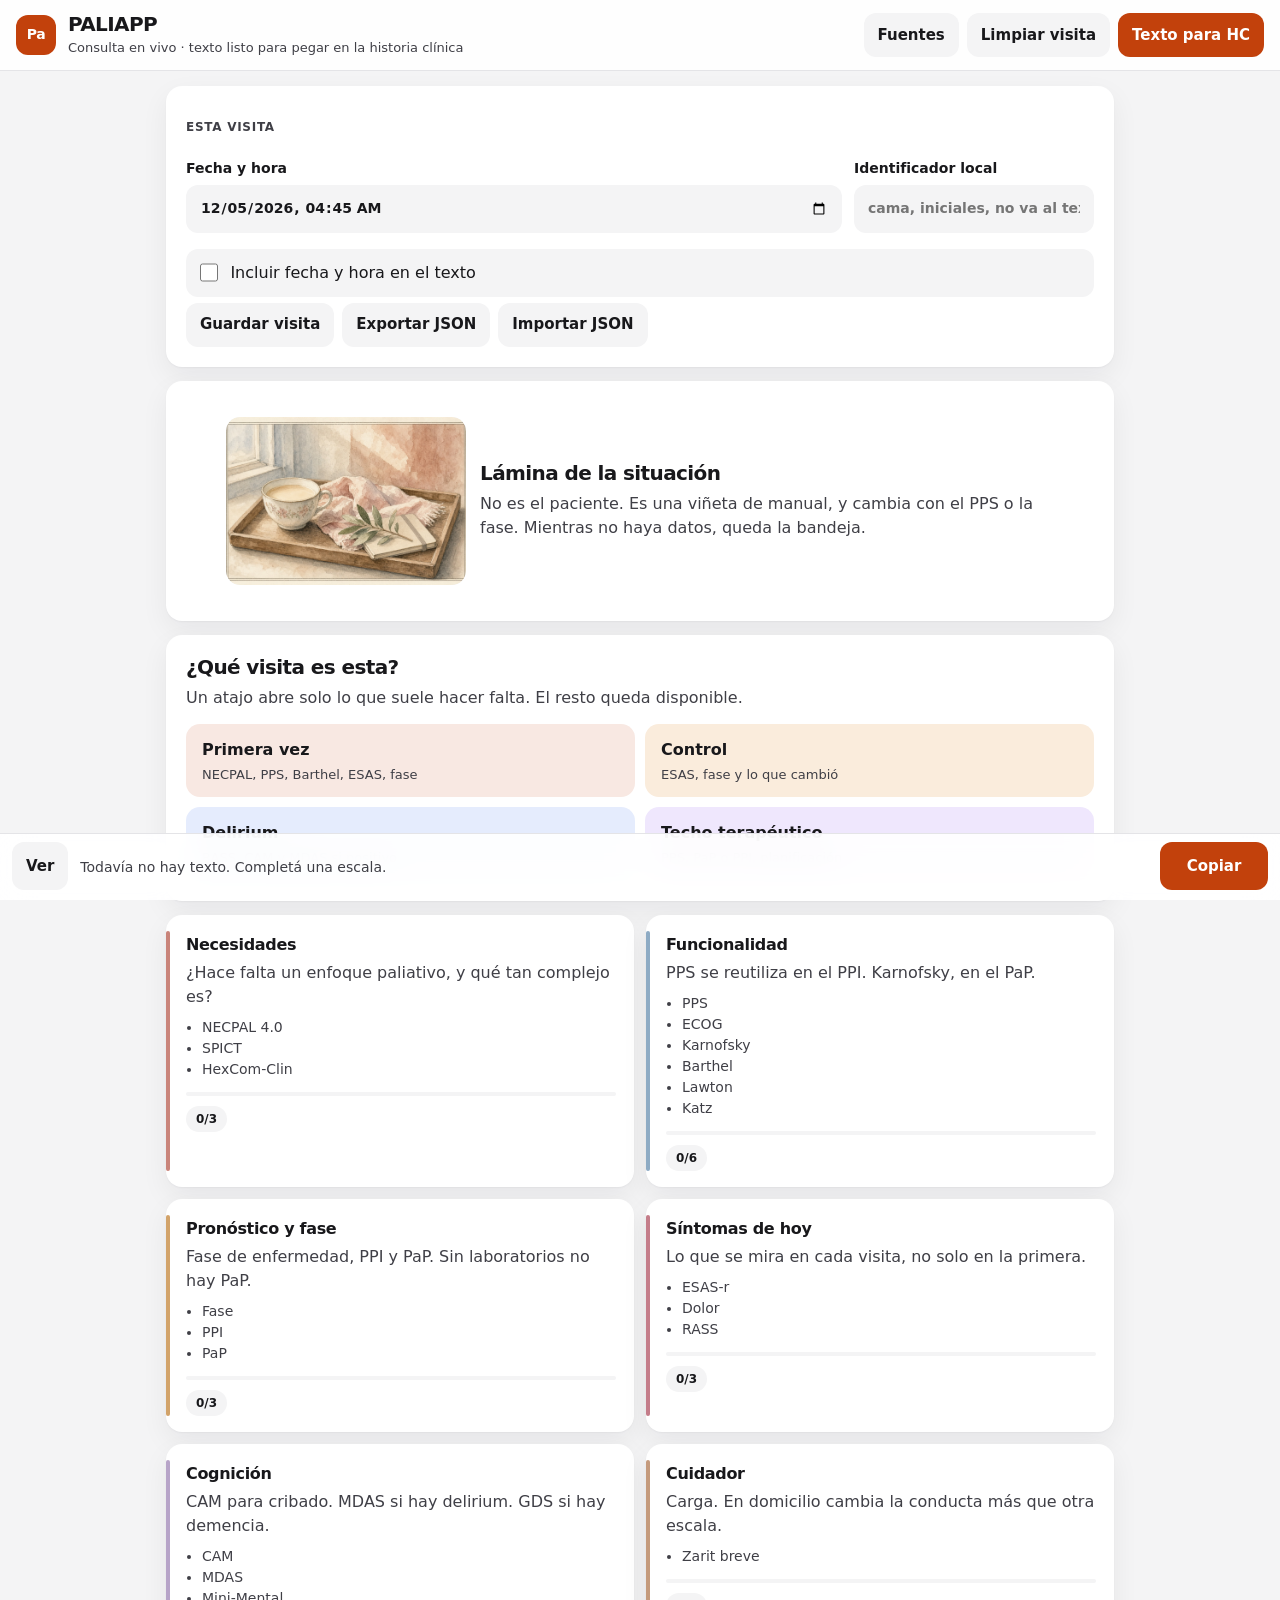
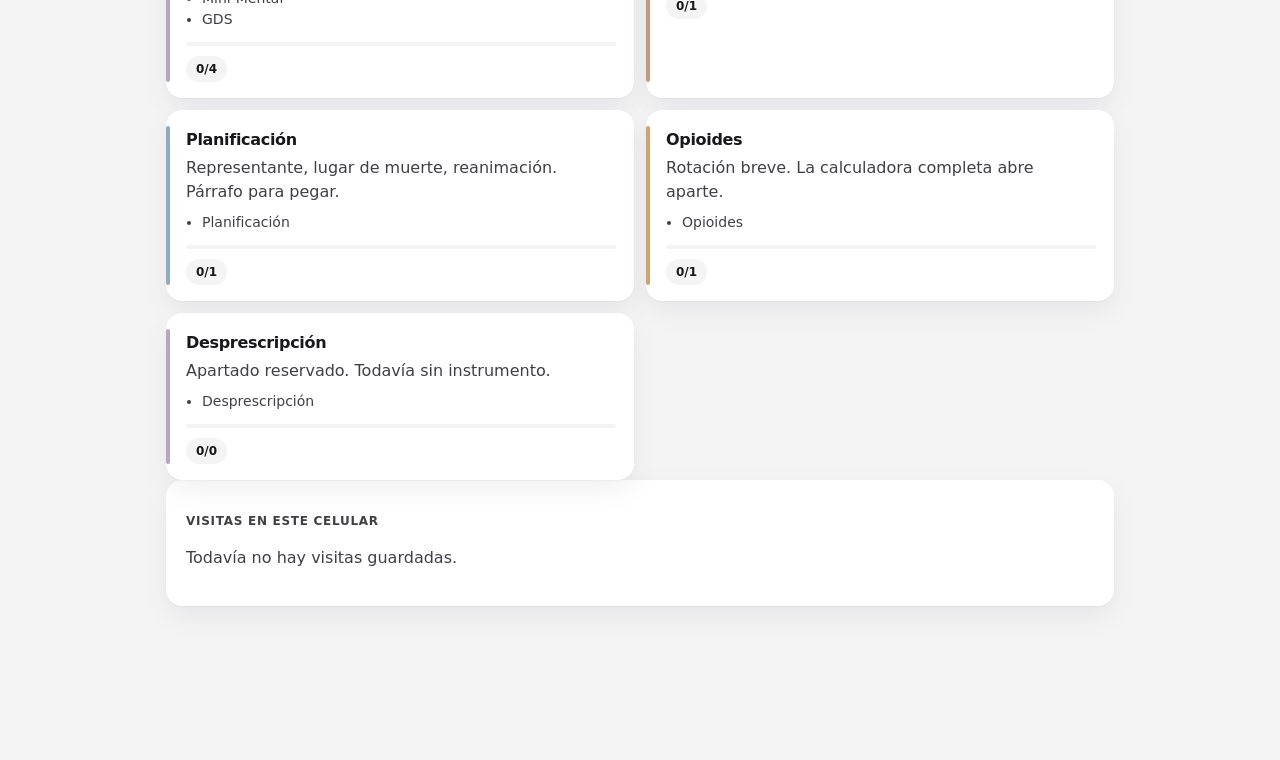
<file: public/paliapp/index.html>
<!DOCTYPE html>
<html lang="es">
<head>
<meta charset="UTF-8" />
<meta name="viewport" content="width=device-width, initial-scale=1" />
<meta name="theme-color" content="#c2410c" />
<meta name="apple-mobile-web-app-capable" content="yes" />
<link rel="manifest" href="manifest.json" />
<title>PALIAPP</title>
<style>
  :root{
    --bg:#f4f4f5;
    --surface:#ffffff;
    --ink:#18181b;
    --muted:#3f3f46;
    --line:#e4e4e7;
    --soft:#f4f4f5;
    --preview:#3f3f46;
    --accent:#c2410c;
    --accent-ink:#fff;
    --ring:rgba(194,65,12,.28);
    --shadow:0 1px 2px rgba(24,24,27,.04), 0 10px 28px rgba(24,24,27,.06);
    --radius:16px;
    --font:system-ui,-apple-system,BlinkMacSystemFont,"Segoe UI",Inter,Roboto,Helvetica,Arial,sans-serif;
  }
  @media (prefers-color-scheme: dark){
    :root{
      --bg:#18181b;
      --surface:#27272a;
      --ink:#fafafa;
      --muted:#d4d4d8;
      --line:#3f3f46;
      --soft:#3f3f46;
      --preview:#e4e4e7;
      --accent:#fb923c;
      --accent-ink:#18181b;
      --ring:rgba(251,146,60,.35);
      --shadow:0 1px 2px rgba(0,0,0,.35), 0 12px 32px rgba(0,0,0,.28);
    }
  }
  *{box-sizing:border-box}
  html,body{margin:0;background:var(--bg);color:var(--ink);font:400 16px/1.5 var(--font);-webkit-font-smoothing:antialiased}
  button,input,select,textarea{font:inherit;color:inherit}
  button{cursor:pointer}
  header.app{
    position:sticky;top:0;z-index:30;
    background:color-mix(in srgb, var(--surface) 88%, transparent);
    backdrop-filter:blur(16px);
    box-shadow:0 1px 0 var(--line);
    display:flex;align-items:center;gap:12px;padding:12px 16px;
  }
  .logo{width:40px;height:40px;border-radius:12px;background:var(--accent);color:var(--accent-ink);display:grid;place-items:center;font-weight:700;font-size:14px;letter-spacing:-.03em;flex:0 0 auto}
  header h1{margin:0;font-size:1.25rem;font-weight:700;letter-spacing:-.03em;line-height:1.2}
  header p{margin:2px 0 0;color:var(--muted);font-size:.8125rem;font-weight:400}
  .grow{flex:1}
  .actions{display:flex;gap:8px;align-items:center;flex-wrap:wrap}
  .btn{
    border:0;background:var(--soft);color:var(--ink);border-radius:12px;
    padding:0 14px;min-height:44px;display:inline-flex;align-items:center;justify-content:center;
    font-weight:600;font-size:.9375rem;white-space:nowrap;
    transition:background .15s ease, transform .12s ease;
  }
  .btn:hover{background:color-mix(in srgb, var(--ink) 8%, var(--soft))}
  .btn:active{transform:scale(.98)}
  .btn:focus-visible,.short:focus-visible,.mod:focus-visible,.scale-toggle:focus-visible,input:focus-visible,select:focus-visible,textarea:focus-visible{
    outline:none;box-shadow:0 0 0 3px var(--ring);
  }
  .btn-primary{background:var(--accent);color:var(--accent-ink)}
  .btn-primary:hover{background:color-mix(in srgb, var(--accent) 88%, #000)}
  .wrap{max-width:980px;margin:0 auto;padding:16px 16px 140px}
  .card{background:var(--surface);border:0;border-radius:var(--radius);padding:20px;margin-bottom:14px;box-shadow:var(--shadow)}
  h2{margin:0 0 6px;font-size:1.25rem;font-weight:700;letter-spacing:-.03em;line-height:1.25}
  h3{margin:0 0 4px;font-size:1rem;font-weight:600;letter-spacing:-.02em}
  .kicker{font-size:.75rem;letter-spacing:.06em;text-transform:uppercase;color:var(--muted);font-weight:600}
  .muted{color:var(--muted);font-weight:400}
  .plate{display:grid;grid-template-columns:1fr;gap:14px;align-items:center}
  .plate img{width:100%;height:168px;object-fit:cover;border-radius:14px;display:block}
  .shortcuts{display:grid;grid-template-columns:1fr;gap:10px;margin-top:14px}
  .short{
    display:flex;flex-direction:column;align-items:flex-start;justify-content:center;gap:4px;
    text-align:left;width:100%;min-height:72px;border:0;border-radius:14px;padding:14px 16px;
    background:color-mix(in srgb, var(--accent) 10%, var(--surface));
    box-shadow:none;color:var(--ink);
  }
  .short b{font-size:1rem;font-weight:700}
  .short span{color:var(--muted);font-size:.8125rem;line-height:1.35;font-weight:400}
  .short:nth-child(1){background:color-mix(in srgb, #c2410c 12%, var(--surface))}
  .short:nth-child(2){background:color-mix(in srgb, #d97706 14%, var(--surface))}
  .short:nth-child(3){background:color-mix(in srgb, #2563eb 12%, var(--surface))}
  .short:nth-child(4){background:color-mix(in srgb, #7c3aed 12%, var(--surface))}
  .short:active{transform:scale(.99)}
  .mods{display:grid;grid-template-columns:1fr;gap:12px}
  .mod{
    display:flex;flex-direction:column;align-items:stretch;text-align:left;width:100%;
    min-height:0;padding:18px 18px 16px 20px;border:0;border-radius:16px;
    background:var(--surface);box-shadow:var(--shadow);position:relative;cursor:pointer;
    font:inherit;color:inherit;
  }
  .mod:active{transform:scale(.995)}
  .mod .bar{position:absolute;left:0;top:16px;bottom:16px;width:4px;border-radius:99px}
  .mod ul{margin:8px 0 0;padding:0 0 0 16px;color:var(--muted);font-size:.875rem;font-weight:400}
  .mod p{margin:0}
  .chip{display:inline-flex;align-items:center;align-self:flex-start;height:26px;margin-top:10px;border-radius:99px;padding:0 10px;background:var(--soft);color:var(--ink);font-size:.75rem;font-weight:600}
  .mod.done{box-shadow:0 0 0 2px var(--accent), var(--shadow)}
  .meter{height:4px;background:var(--soft);border-radius:99px;margin-top:12px;overflow:hidden}
  .meter i{display:block;height:100%;background:var(--accent);border-radius:99px;transition:width .25s ease}
  .scale{border:0;border-radius:14px;margin:10px 0;overflow:hidden;background:var(--soft)}
  .scale>header,.scale-toggle{
    padding:14px 16px;display:flex;justify-content:space-between;align-items:center;gap:12px;
    cursor:pointer;background:transparent;width:100%;border:0;font:inherit;color:inherit;text-align:left;min-height:56px;
  }
  .scale-toggle b,.scale>header b{font-weight:700;font-size:1rem}
  .scale>header:hover,.scale-toggle:hover{background:color-mix(in srgb, var(--ink) 4%, transparent)}
  .scale .hint{display:block;font-size:.8125rem;font-weight:400;color:var(--muted)}
  .scale .body{padding:0 16px;max-height:0;overflow:hidden;border-top:1px solid transparent;transition:max-height .28s ease, padding .28s ease}
  .scale.open{background:var(--surface);box-shadow:var(--shadow)}
  .scale.open .body{display:block;max-height:4200px;padding:8px 16px 16px;border-top-color:var(--line)}
  footer.sticky{
    position:fixed;left:0;right:0;bottom:0;background:color-mix(in srgb, var(--surface) 92%, transparent);
    backdrop-filter:blur(16px);box-shadow:0 -1px 0 var(--line);
    display:flex;gap:8px;align-items:flex-end;
    padding:8px 12px calc(10px + env(safe-area-inset-bottom));z-index:30;
  }
  footer.sticky .preview{flex:1;min-width:0;font-size:.875rem;color:var(--preview);white-space:nowrap;overflow:hidden;text-overflow:ellipsis;padding:12px 4px;font-weight:400}
  footer.sticky.open{align-items:stretch;flex-wrap:wrap}
  footer.sticky.open .preview{white-space:pre-wrap;overflow:auto;max-height:38vh;flex-basis:100%;order:2}
  .dock-expand,.thumb{min-height:48px}
  .thumb{min-width:108px}
  .toast{position:fixed;left:50%;bottom:96px;transform:translateX(-50%);background:var(--ink);color:var(--bg);border-radius:999px;padding:10px 16px;font-weight:600;opacity:0;pointer-events:none;transition:opacity .2s ease;z-index:40}
  .toast.on{opacity:1}
  .sec-copy{display:flex;justify-content:space-between;align-items:center;gap:8px;margin-bottom:8px;flex-wrap:wrap}
  .plate-frame{position:relative;min-height:168px;border-radius:14px;overflow:hidden;background:var(--soft)}
  .plate-fallback{display:none;min-height:168px;align-items:center;justify-content:center;flex-direction:column;gap:8px;color:var(--muted);background:color-mix(in srgb, var(--accent) 10%, var(--surface))}
  .plate-frame.failed img{display:none}
  .plate-frame.failed .plate-fallback{display:flex}
  .opt{
    display:flex;flex-direction:row;gap:12px;align-items:center;
    padding:12px 14px;border:0;border-radius:12px;margin:6px 0;min-height:48px;
    background:var(--soft);cursor:pointer;font-weight:400;
  }
  .opt input{margin:0;flex:0 0 auto}
  .opt:has(input:checked){background:color-mix(in srgb, var(--accent) 14%, var(--surface));box-shadow:inset 0 0 0 1.5px var(--accent)}
  .grid2{display:grid;grid-template-columns:1fr;gap:8px 12px;align-items:center;margin:6px 0}
  .grid2>span{min-height:44px;display:flex;align-items:center;font-weight:500}
  .scorebox{background:color-mix(in srgb, var(--accent) 10%, var(--surface));border-radius:12px;padding:12px 14px;margin-top:12px;font-weight:600}
  .hidden{display:none !important}
  input,select,textarea{
    border:0;border-radius:12px;padding:12px 14px;background:var(--soft);width:100%;min-height:48px;
    transition:box-shadow .15s ease, background .15s ease;
  }
  textarea{min-height:96px;resize:vertical;line-height:1.45}
  input:focus,select:focus,textarea:focus{outline:none;background:var(--surface);box-shadow:0 0 0 3px var(--ring)}
  input[type=checkbox],input[type=radio]{width:1.15rem;height:1.15rem;min-height:1.15rem;padding:0;accent-color:var(--accent);box-shadow:none;background:transparent}
  input[type=range]{width:100%;min-height:44px;padding:0;background:transparent;box-shadow:none;accent-color:var(--accent)}
  input[type=file]{background:transparent;box-shadow:none;padding:0}
  label{display:flex;flex-direction:column;gap:6px;margin:10px 0;font-size:.875rem;font-weight:600;color:var(--ink)}
  label.opt{font-weight:400;font-size:1rem}
  .esas{display:grid;grid-template-columns:1fr;gap:6px;align-items:center;margin:10px 0}
  .esas b{font-weight:700;font-variant-numeric:tabular-nums}
  .src{font-size:.8125rem;font-weight:400;color:var(--muted);background:var(--soft);border-radius:12px;padding:10px 12px;margin-top:12px}
  .warnbox{background:color-mix(in srgb, #d97706 16%, var(--surface));color:#78350f;border-radius:12px;padding:12px 14px;margin:8px 0;font-size:.9375rem}
  .okbox{background:color-mix(in srgb, #16a34a 14%, var(--surface));color:#14532d;border-radius:12px;padding:12px 14px;margin:8px 0}
  .badbox{background:color-mix(in srgb, #dc2626 12%, var(--surface));color:#7f1d1d;border-radius:12px;padding:12px 14px;margin:8px 0}
  pre.report{white-space:pre-wrap;background:var(--soft);border:0;border-radius:12px;padding:16px;font-family:ui-monospace,SFMono-Regular,Menlo,Consolas,monospace;font-size:.875rem;line-height:1.55}
  .empty{border:0;border-radius:14px;padding:22px;background:var(--soft);color:var(--muted)}
  .navback{margin-bottom:12px}
  details summary{cursor:pointer;color:var(--accent);font-weight:600}
  @media (max-width:719px){
    header.app{flex-wrap:wrap;align-items:center}
    header.app .grow{display:none}
    header.app .actions{width:100%}
    header.app .actions .btn{flex:1 1 0;padding:0 8px;font-size:.8125rem}
  }
    .shortcuts{grid-template-columns:repeat(2,minmax(0,1fr))}
    .mods{grid-template-columns:1fr 1fr}
    .plate{grid-template-columns:240px 1fr}
    .grid2{grid-template-columns:minmax(0,1fr) minmax(160px,240px)}
    .esas{grid-template-columns:148px minmax(0,1fr) 28px}
    .esas b{text-align:right}
  }
  @media (min-width:980px){
    .shortcuts{grid-template-columns:repeat(4,minmax(0,1fr))}
  }
  @media (prefers-color-scheme: dark){
    .warnbox{color:#fde68a}
    .okbox{color:#bbf7d0}
    .badbox{color:#fecaca}
    .btn-primary:hover{background:color-mix(in srgb, var(--accent) 86%, #fff)}
  }
</style>
</head>
<body>
<header class="app">
  <div class="logo">Pa</div>
  <div>
    <h1>PALIAPP</h1>
    <p>Consulta en vivo · texto listo para pegar en la historia clínica</p>
  </div>
  <div class="grow"></div>
  <div class="actions">
  <button class="btn" onclick="show('sources')">Fuentes</button>
  <button class="btn" onclick="clearAll()">Limpiar visita</button>
  <button class="btn btn-primary" onclick="showReport()">Texto para HC</button>
  </div>
</header>
<div class="wrap" id="view-home">
  <div class="card" id="meta-card"></div>
  <div class="card">
    <figure class="plate">
      <div class="plate-frame" id="plate-frame">
        <img id="plate-img" src="laminas/bandeja.jpg" alt="Lámina de situación, no un retrato del paciente" onerror="plateFail()">
        <div class="plate-fallback" aria-hidden="true">
          <svg width="36" height="36" viewBox="0 0 36 36" fill="none" aria-hidden="true"><rect x="4" y="6" width="28" height="22" rx="3" stroke="#b86b62" stroke-width="1.6"/><path d="M8 22l6-6 4 4 3-3 7 7" stroke="#8eabc4" stroke-width="1.6" stroke-linejoin="round"/><circle cx="13" cy="13" r="2" fill="#e7b7b0"/></svg>
          <span>Lámina no disponible</span>
        </div>
      </div>
      <figcaption>
        <h2>Lámina de la situación</h2>
        <p id="plate-cap" class="muted" style="margin:0">No es el paciente. Es una viñeta de manual, y cambia con el PPS o la fase. Mientras no haya datos, queda la bandeja.</p>
      </figcaption>
    </figure>
  </div>
  <div class="card">
    <h2>¿Qué visita es esta?</h2>
    <p class="muted" style="margin:0 0 8px">Un atajo abre solo lo que suele hacer falta. El resto queda disponible.</p>
    <div class="shortcuts">
      <button class="short" onclick="openVisit('primera')"><b>Primera vez</b><span>NECPAL, PPS, Barthel, ESAS, fase</span></button>
      <button class="short" onclick="openVisit('control')"><b>Control</b><span>ESAS, fase y lo que cambió</span></button>
      <button class="short" onclick="openVisit('delirium')"><b>Delirium</b><span>RASS, CAM y MDAS si positivo</span></button>
      <button class="short" onclick="openVisit('techo')"><b>Techo terapéutico</b><span>PPS, PaP o PPI, planificación</span></button>
    </div>
  </div>
  <div class="mods" id="modgrid"></div>
  <div class="card" id="saved-card"></div>
</div>
<div class="wrap hidden" id="view-mod"></div>
<div class="wrap hidden" id="view-report"></div>
<div class="wrap hidden" id="view-sources"></div>
<footer class="sticky" id="dock">
  <button type="button" class="btn dock-expand" id="dock-btn" aria-expanded="false" onclick="toggleDock()">Ver</button>
  <div class="preview" id="live">Todavía no hay texto. Completá una escala.</div>
  <button class="btn btn-primary thumb" onclick="copyReport()">Copiar</button>
</footer>
<div class="toast" id="toast">Copiado</div>
<script>
const VISITS = {
  primera: ['necpal','pps','barthel','esas','fase'],
  control: ['esas','fase'],
  delirium: ['rass','cam','mdas'],
  techo: ['pps','pap','ppi','plan']
};
const MODS = [
  {id:'need', title:'Necesidades', color:'#c9847a', tools:['necpal','spict','hexcom'], blurb:'¿Hace falta un enfoque paliativo, y qué tan complejo es?'},
  {id:'func', title:'Funcionalidad', color:'#8eabc4', tools:['pps','ecog','kps','barthel','lawton','katz'], blurb:'PPS se reutiliza en el PPI. Karnofsky, en el PaP.'},
  {id:'prog', title:'Pronóstico y fase', color:'#d2a36a', tools:['fase','ppi','pap'], blurb:'Fase de enfermedad, PPI y PaP. Sin laboratorios no hay PaP.'},
  {id:'sym', title:'Síntomas de hoy', color:'#c47d8a', tools:['esas','dolor','rass'], blurb:'Lo que se mira en cada visita, no solo en la primera.'},
  {id:'cog', title:'Cognición', color:'#b7a4c8', tools:['cam','mdas','mmse','gds'], blurb:'CAM para cribado. MDAS si hay delirium. GDS si hay demencia.'},
  {id:'care', title:'Cuidador', color:'#c49a7c', tools:['zarit'], blurb:'Carga. En domicilio cambia la conducta más que otra escala.'},
  {id:'plan', title:'Planificación', color:'#8eabc4', tools:['plan'], blurb:'Representante, lugar de muerte, reanimación. Párrafo para pegar.'},
  {id:'opio', title:'Opioides', color:'#d2a36a', tools:['opio'], blurb:'Rotación breve. La calculadora completa abre aparte.'},
  {id:'dep', title:'Desprescripción', color:'#b7a4c8', tools:['dep'], blurb:'Apartado reservado. Todavía sin instrumento.'}
];
const NAMES = {
  necpal:'NECPAL 4.0', spict:'SPICT', hexcom:'HexCom-Clin', pps:'PPS', ecog:'ECOG', kps:'Karnofsky',
  barthel:'Barthel', lawton:'Lawton', katz:'Katz', fase:'Fase', ppi:'PPI', pap:'PaP',
  esas:'ESAS-r', dolor:'Dolor', rass:'RASS', cam:'CAM', mdas:'MDAS', mmse:'Mini-Mental', gds:'GDS',
  zarit:'Zarit breve', plan:'Planificación', opio:'Opioides', dep:'Desprescripción'
};
const state = load();
function load(){ try { return JSON.parse(localStorage.getItem('cpdesk')||'{}'); } catch(e){ return {}; } }
function persist(){ localStorage.setItem('cpdesk', JSON.stringify(state)); paintLive(); }
function $(id){ return document.getElementById(id); }
function show(which){
  ['home','mod','report','sources'].forEach(k=>$('view-'+k).classList.toggle('hidden', k!==which));
  if(which==='home') renderHome();
  if(which==='sources') renderSources();
  window.scrollTo(0,0);
}
const SECTIONS = [
  {id:'need', title:'Necesidades', ids:['necpal','spict','hexcom']},
  {id:'func', title:'Función', ids:['pps','ecog','kps','barthel','lawton','katz']},
  {id:'prog', title:'Pronóstico', ids:['fase','ppi','pap']},
  {id:'sym', title:'Síntomas', ids:['esas','dolor','rass']},
  {id:'cog', title:'Cognición', ids:['cam','mdas','mmse','gds']},
  {id:'care', title:'Cuidador', ids:['zarit']},
  {id:'plan', title:'Planificación', ids:['plan']},
  {id:'opio', title:'Opioides', ids:['opio']}
];
function loadMeta(){ try { return JSON.parse(localStorage.getItem('cpdesk-meta')||'{}'); } catch(e){ return {}; } }
function saveMeta(m){ localStorage.setItem('cpdesk-meta', JSON.stringify(m)); }
function loadSaved(){ try { return JSON.parse(localStorage.getItem('cpdesk-visitas')||'[]'); } catch(e){ return []; } }
function saveSaved(list){ localStorage.setItem('cpdesk-visitas', JSON.stringify(list)); }
function sectionText(ids){
  const parts = ids.map(id=> state[id] ? interpret(id, state[id]) : '').filter(Boolean);
  const meta = loadMeta();
  if(ids[0]==='necpal' && meta.includeWhen && meta.when) parts.unshift('Visita: '+meta.when.replace('T',' ')+'.');
  return parts.join(' ');
}
function warnings(){
  const w = [];
  const pap = state.pap;
  if(pap && (!state.kps && !pap.kps || !pap.wbc || !pap.lin)) w.push('PaP sin Karnofsky o sin laboratorios: no calcula hasta que estén.');
  if(state.cam && state.cam.c0 && state.cam.c1 && (state.cam.c2 || state.cam.c3) && !state.mdas) w.push('CAM positivo. Si podés, completá el MDAS.');
  if(state.ppi && !state.pps && !state.ppi.pps) w.push('PPI sin PPS. Cargalo en Funcionalidad o en la misma escala.');
  return w;
}
function renderWarnings(){
  let box = document.getElementById('warn-card');
  if(!box){
    box = document.createElement('div');
    box.id = 'warn-card';
    $('modgrid')?.before(box);
  }
  const w = warnings();
  box.innerHTML = w.length ? w.map(t=>`<div class="warnbox">${esc(t)}</div>`).join('') : '';
}
function renderMeta(){
  const m = loadMeta();
  const when = m.when || new Date().toISOString().slice(0,16);
  $('meta-card').innerHTML = `<p class="kicker">Esta visita</p>
    <div class="grid2">
      <label>Fecha y hora<input id="meta-when" type="datetime-local" value="${esc(when)}"></label>
      <label>Identificador local<input id="meta-id" placeholder="cama, iniciales, no va al texto" value="${esc(m.localId||'')}"></label>
    </div>
    <label class="opt"><input id="meta-inc" type="checkbox" ${m.includeWhen?'checked':''}> Incluir fecha y hora en el texto</label>
    <div class="actions">
      <button type="button" class="btn" onclick="guardarVisita()">Guardar visita</button>
      <button type="button" class="btn" onclick="exportar()">Exportar JSON</button>
      <button type="button" class="btn" onclick="$('import-file').click()">Importar JSON</button>
      <input id="import-file" type="file" accept="application/json" class="hidden" onchange="importar(this)">
    </div>`;
  $('meta-card').querySelectorAll('input').forEach(n=>n.addEventListener('change', persistMeta));
}
function persistMeta(){
  saveMeta({
    when: $('meta-when')?.value || '',
    localId: $('meta-id')?.value || '',
    includeWhen: !!$('meta-inc')?.checked
  });
}
function guardarVisita(){
  persistMeta();
  const meta = loadMeta();
  const list = loadSaved();
  list.unshift({ id: Date.now(), when: meta.when, localId: meta.localId, data: JSON.parse(JSON.stringify(state)) });
  saveSaved(list.slice(0,30));
  toast('Visita guardada');
  renderSaved();
}
function renderSaved(){
  const list = loadSaved();
  $('saved-card').innerHTML = `<p class="kicker">Visitas en este celular</p>
    ${list.length? list.map(v=>`<div class="sec-copy"><span>${esc(v.localId||'Sin identificador')} · ${esc((v.when||'').replace('T',' '))}</span>
      <span class="actions"><button type="button" class="btn" onclick="reabrir(${v.id})">Reabrir</button>
      <button type="button" class="btn" onclick="duplicar(${v.id})">Duplicar</button></span></div>`).join('') : '<p class="muted">Todavía no hay visitas guardadas.</p>'}`;
}
function reabrir(id){
  const v = loadSaved().find(x=>x.id===id);
  if(!v) return;
  Object.keys(state).forEach(k=>delete state[k]);
  Object.assign(state, v.data||{});
  persist();
  show('home');
  toast('Visita reabierta');
}
function duplicar(id){
  const v = loadSaved().find(x=>x.id===id);
  if(!v) return;
  Object.keys(state).forEach(k=>delete state[k]);
  Object.assign(state, v.data||{});
  persist();
  show('home');
  toast('Copia lista para el control');
}
function exportar(){
  persistMeta();
  const blob = new Blob([JSON.stringify({ version:1, state, meta: loadMeta(), visitas: loadSaved() }, null, 2)], {type:'application/json'});
  const a = document.createElement('a');
  a.href = URL.createObjectURL(blob);
  a.download = 'paliapp-visitas.json';
  a.click();
  URL.revokeObjectURL(a.href);
}
function importar(input){
  const file = input.files && input.files[0];
  if(!file) return;
  const reader = new FileReader();
  reader.onload = ()=>{
    try {
      const data = JSON.parse(reader.result);
      if(!data || !data.state) throw new Error('sin state');
      if(!confirm('Esto reemplaza la visita abierta y la lista guardada de este celular.')) return;
      Object.keys(state).forEach(k=>delete state[k]);
      Object.assign(state, data.state);
      persist();
      if(data.meta) saveMeta(data.meta);
      if(Array.isArray(data.visitas)) saveSaved(data.visitas);
      show('home');
      toast('Importado');
    } catch(e){ toast('Ese JSON no sirve'); }
  };
  reader.readAsText(file);
  input.value = '';
}
function renderHome(){
  $('modgrid').innerHTML = MODS.map(m=>{
    const tools = m.tools.filter(t=>t!=='dep');
    const done = tools.filter(t=>state[t]).length;
    const full = tools.length && done===tools.length;
    return `<button type="button" class="mod${full?' done':''}" onclick="openMod('${m.id}')">
      <div class="bar" style="background:${m.color}"></div>
      <h3>${m.title}</h3>
      <p class="muted" style="margin:0">${m.blurb}</p>
      <ul>${m.tools.map(t=>`<li>${NAMES[t]}</li>`).join('')}</ul>
      <div class="meter" aria-hidden="true"><i style="width:${tools.length? Math.round(done/tools.length*100):0}%"></i></div>
      <span class="chip">${full?'completa': done+'/'+tools.length}</span>
    </button>`;
  }).join('');
  renderMeta();
  renderSaved();
  renderWarnings();
}
function openVisit(kind){ state.visit = kind; persist(); openMod(null, VISITS[kind]); }
function openMod(modId, only){
  const tools = only || MODS.find(m=>m.id===modId).tools;
  const title = only ? ({primera:'Primera vez',control:'Control',delirium:'Delirium',techo:'Techo terapéutico'}[state.visit]) : MODS.find(m=>m.id===modId).title;
  show('mod');
  $('view-mod').innerHTML = `<button class="btn navback" onclick="show('home')">← PALIAPP</button>
    <div class="card"><h2>${title}</h2><p class="muted" style="margin:0">Solo entra al texto lo que completes. ${only?'Atajo de visita.':''}</p></div>
    ${tools.map(t=>toolCard(t)).join('')}`;
  tools.forEach(bind);
  tools.forEach(t=>{
    if(!only) return;
    const sec = document.getElementById('sc-'+t);
    sec?.classList.add('open');
    sec?.querySelector('.scale-toggle')?.setAttribute('aria-expanded','true');
  });
}
function toggleScale(btn){
  const sec = btn.closest('.scale');
  const open = sec.classList.toggle('open');
  btn.setAttribute('aria-expanded', open ? 'true' : 'false');
}
function toolCard(id){
  return `<section class="scale" id="sc-${id}"><h3 class="scale-h"><button type="button" class="scale-toggle" aria-expanded="false" aria-controls="bd-${id}" onclick="toggleScale(this)"><span><b>${NAMES[id]}</b><span class="muted hint">${hint(id)}</span></span><span class="chip" id="st-${id}">${state[id]?'con datos':'abrir'}</span></button></h3><div class="body" id="bd-${id}"></div></section>`;
}
function hint(id){
  return ({
    necpal:'Pregunta sorpresa y parámetros. Estadio si es positivo.',
    spict:'≥2 generales y ≥1 específico.',
    hexcom:'18 subáreas. El global es el máximo.',
    pps:'10–100. Se ofrece al PPI.',
    ecog:'0 a 4 en vida. 5 no se usa en consulta.',
    kps:'0–100. Se ofrece al PaP.',
    barthel:'10 ABVD. 0–100.',
    lawton:'8 AIVD.',
    katz:'6 ABVD. A independencia, G dependencia.',
    fase:'Estable, inestable, deterioro, terminal.',
    ppi:'Usa PPS si ya está. Sin ítems no calcula.',
    pap:'Karnofsky y labs obligatorios.',
    esas:'0 a 10, ahora.',
    dolor:'Intensidad y componente neuropático.',
    rass:'+4 a −5.',
    cam:'Delirium si 1 y 2, más 3 o 4.',
    mdas:'0–30. Corte ≥7.',
    mmse:'30 puntos por dominios, para cargar en vivo.',
    gds:'Estadio 1 a 7.',
    zarit:'12 ítems. Corte orientativo ≥17.',
    plan:'Párrafo de acuerdos, no una escala.',
    opio:'Estimación. La calculadora completa está enlazada.',
    dep:'Reservado.'
  })[id]||'';
}
function bind(id){
  const el = $('bd-'+id);
  el.innerHTML = forms[id]();
  restore(id);
  el.querySelectorAll('input,select,textarea').forEach(n=>n.addEventListener('input', ()=>collect(id)));
  collect(id, true);
}
function field(id, label, type, extra=''){
  const v = (state[id] && state[id][extra||label]) || '';
  return `<label class="muted" style="font-size:12px">${label}<input data-k="${extra||label}" ${type} value="${esc(v)}"></label>`;
}
function esc(s){
  return String(s??'').replace(/&/g,'&').replace(/</g,'<').replace(/>/g,'>').replace(/"/g,'"').replace(/'/g,'&#39;');
}
const forms = {
  necpal(){ return `
    <label class="opt"><span>¿Te sorprendería que este paciente muriera en los próximos 12 meses?</span></label>
    <label class="opt"><input type="radio" name="sq" value="si"> No me sorprendería (pregunta positiva)</label>
    <label class="opt"><input type="radio" name="sq" value="no"> Sí me sorprendería</label>
    ${['Caída del Barthel >30% en 6 meses','Pérdida de peso >10% en 6 meses','≥2 enfermedades crónicas avanzadas','≥2 ingresos urgentes en 12 meses','Uso de recursos complejo o refractariedad','Deterioro funcional, nutricional o cognitivo marcado'].map((t,i)=>`<label class="opt"><input type="checkbox" data-k="p${i}"> ${t}</label>`).join('')}
    <div class="src">Gómez-Batiste y cols. NECPAL 4.0. Redacción alineada al material INC/MSAL, módulo 1.</div>`; },
  spict(){ return `
    <b>Generales</b>
    ${['Deterioro funcional','Dependencia creciente','Dos o más internaciones no programadas','Bajo peso o pérdida de peso','Persona solicita cuidados paliativos o limita tratamiento'].map((t,i)=>`<label class="opt"><input type="checkbox" data-k="g${i}"> ${t}</label>`).join('')}
    <b>Específicos</b>
    ${['Cáncer metastásico o incurable con deterioro','Enfermedad pulmonar o cardíaca avanzada','Demencia o fragilidad con dependencia','Enfermedad renal, hepática o neurológica en etapa avanzada'].map((t,i)=>`<label class="opt"><input type="checkbox" data-k="s${i}"> ${t}</label>`).join('')}
    <div class="src">SPICT. Versión en español de uso clínico. Indicadores resumidos para la consulta; la lista completa está en el material INC.</div>`; },
  hexcom(){
    const items = [['Clínica','Física','Terapéutica'],['Psicológica','Personalidad','Emocional'],['Espiritual','Sentido','Conexión','Trascendencia'],['Sociofamiliar','Relacional','Emocional del cuidador','Práctica','Externa','Económica'],['Ética','Información','AET','Deseo de anticipar la muerte'],['Muerte','Ubicación','Últimos días','Duelo']];
    return items.map(([area,...subs])=>`<div style="margin:8px 0"><b>${area}</b>${subs.map(s=>`<div class="grid2" style="margin-top:6px"><span>${s}</span><select data-k="${area}-${s}"><option value="">No evaluada</option><option>Baja</option><option>Media</option><option>Alta</option></select></div>`).join('')}</div>`).join('') + `<div class="src">HexCom-Clin® 2018, 18 subáreas. Busquet-Duran. Anexo 4 INC. El área y el global toman el máximo.</div>`;
  },
  pps(){ return [100,90,80,70,60,50,40,30,20,10].map(n=>`<label class="opt"><input type="radio" name="pps" value="${n}"> <b>${n}%</b> ${ppsTxt(n)}</label>`).join('') + `<div class="src">Palliative Performance Scale. Victoria Hospice. Descriptores resumidos, no la tabla oficial completa.</div>`; },
  ecog(){ return [0,1,2,3,4].map(n=>`<label class="opt"><input type="radio" name="ecog" value="${n}"> <b>ECOG ${n}.</b> ${['Asintomático','Sintomático, ambulatorio','En cama <50% del día','En cama >50% del día','Encamado, dependiente'][n]}</label>`).join('') + `<div class="src">Oken 1982. Redacción clínica: Anexo 8 INC.</div>`; },
  kps(){ return `<select data-k="kps"><option value="">Elegir Karnofsky</option>${[100,90,80,70,60,50,40,30,20,10,0].map(n=>`<option value="${n}">${n}% · ${kpsTxt(n)}</option>`).join('')}</select><div class="src">Karnofsky 1949. Anexo 7 INC. Se reutiliza en PaP.</div>`; },
  barthel(){ return barthelItems().map(([k,t,opts])=>`<div style="margin:8px 0"><b>${t}</b>${opts.map(([v,l])=>`<label class="opt"><input type="radio" name="${k}" value="${v}"> ${l} (${v})</label>`).join('')}</div>`).join('') + `<div class="src">Mahoney y Barthel, 1965. Cortes INC: <20 total, 21–60 severa, 61–90 moderada, 91–99 leve, 100 independiente.</div>`; },
  lawton(){ return ['Teléfono','Compras','Comida','Casa','Ropa','Transporte','Medicación','Dinero'].map(t=>`<label class="opt"><input type="checkbox" data-k="${t}"> Independiente: ${t}</label>`).join('') + `<div class="src">Lawton y Brody, 1969. 0–8. No está en el PDF del módulo 1.</div>`; },
  katz(){ return ['Baño','Vestido','Baño/WC','Transferencia','Continencia','Alimentación'].map(t=>`<label class="opt"><input type="checkbox" data-k="${t}"> Independiente: ${t}</label>`).join('') + `<div class="src">Katz, 1963. Índice A–G según actividades perdidas.</div>`; },
  fase(){ return [['estable','Estable: síntomas controlados, plan vigente.'],['inestable','Inestable: problema nuevo que exige cambio hoy.'],['deterioro','En deterioro: declive gradual, plan se va ajustando.'],['terminal','Terminal: muerte esperable en días.']].map(([v,t])=>`<label class="opt"><input type="radio" name="fase" value="${v}"> ${t}</label>`).join('') + `<div class="src">Fase de enfermedad, adaptación de Palliative Care Phase (Eagar y cols.). No incluye duelo: esta herramienta es de visita con el paciente.</div>`; },
  ppi(){ return `
    <p class="muted">Si ya cargaste PPS, se usa solo. Si no, elegilo acá.</p>
    <select data-k="pps"><option value="">PPS</option>${[10,20,30,40,50,60,70,80,90,100].map(n=>`<option value="${n}">${n}%</option>`).join('')}</select>
    <select data-k="ingesta" style="margin-top:8px"><option value="">Ingesta oral</option><option value="0">Normal</option><option value="1">Reducida</option><option value="2.5">Bocados o menos</option></select>
    <label class="opt"><input type="checkbox" data-k="edema"> Edema</label>
    <label class="opt"><input type="checkbox" data-k="disnea"> Disnea de reposo</label>
    <label class="opt"><input type="checkbox" data-k="delirium"> Delirium</label>
    <div class="src">Morita y cols., 1999. ≤4 mayor a 6 semanas; 4,1–6 intermedio; >6 menor a 3 semanas. El PPS del escritorio pisa este selector.</div>`; },
  pap(){ return `
    <label class="opt"><input type="checkbox" data-k="disnea"> Disnea</label>
    <label class="opt"><input type="checkbox" data-k="anorexia"> Anorexia</label>
    <select data-k="kps"><option value="">Karnofsky</option>${[10,20,30,40,50,60,70,80,90,100].map(n=>`<option>${n}</option>`).join('')}</select>
    <div class="grid2" style="margin-top:8px"><label>Leucocitos ×10⁹/L<input data-k="wbc" inputmode="decimal" placeholder="obligatorio"></label><label>% linfocitos<input data-k="lin" inputmode="decimal" placeholder="obligatorio"></label></div>
    <select data-k="cps" style="margin-top:8px"><option value="">Predicción clínica de supervivencia</option>
      <option value="0">Más de 12 semanas</option><option value="2">11–12 semanas</option><option value="2.5">7–10 semanas</option>
      <option value="4.5">5–6 semanas</option><option value="6">3–4 semanas</option><option value="8.5">1–2 semanas</option></select>
    <div class="src">Maltoni / Pirovano, 1999. Sin leucocitos o linfocitos no calcula. No usar en hemopatías.</div>`; },
  esas(){ return ['Dolor','Cansancio','Náuseas','Depresión','Ansiedad','Somnolencia','Apetito','Malestar','Falta de aire','Otro'].map(s=>`<div class="esas"><span>${s}</span><input type="range" min="0" max="10" value="0" data-k="${s}"><b>0</b></div>`).join('') + `<input data-k="otrotxt" placeholder="Si marcaste Otro, ¿cuál?" style="margin-top:8px"><div class="src">ESAS-r. Edmonton. 0 nada, 10 lo peor posible. Apetito: 0 mejor, 10 peor.</div>`; },
  dolor(){ return `
    <div class="esas"><span>Intensidad ahora</span><input type="range" min="0" max="10" value="0" data-k="nrs"><b>0</b></div>
    <b>Componente neuropático (entrevista)</b>
    ${['Quemazón','Frío doloroso','Descargas','Hormigueo','Pinchazos','Adormecimiento','Picazón'].map(t=>`<label class="opt"><input type="checkbox" data-k="${t}"> ${t}</label>`).join('')}
    <div class="src">Intensidad numérica. DN4, porción de entrevista (Bouhassira 2005): ≥3 de 7 sugiere componente neuropático. No reemplaza el examen.</div>`; },
  rass(){ return [['4','Combativo'],['3','Muy agitado'],['2','Agitado'],['1','Inquieto'],['0','Alerta y tranquilo'],['-1','Somnoliento'],['-2','Sedación leve'],['-3','Sedación moderada'],['-4','Sedación profunda'],['-5','No despertable']].map(([v,t])=>`<label class="opt"><input type="radio" name="rass" value="${v}"> <b>${v}</b> ${t}</label>`).join('') + `<div class="src">Richmond Agitation-Sedation Scale. Sessler 2002.</div>`; },
  cam(){ return ['Inicio agudo o curso fluctuante','Inatención','Pensamiento desorganizado','Conciencia distinta de alerta'].map((t,i)=>`<label class="opt"><input type="checkbox" data-k="c${i}"> <b>${i+1}.</b> ${t}</label>`).join('') + `<div class="src">Inouye, 1990. Anexo 14 INC. Positivo si 1 y 2, más 3 o 4.</div>`; },
  mdas(){ return ['Conciencia','Orientación','Memoria breve','Series','Atención','Pensamiento','Percepción','Ideación','Psicomotricidad','Sueño'].map(t=>`<div class="grid2"><span>${t}</span><select data-k="${t}"><option value="">—</option><option value="0">0</option><option value="1">1 leve</option><option value="2">2 moderado</option><option value="3">3 grave</option></select></div>`).join('') + `<div class="src">Memorial Delirium Assessment Scale. Anexo 13 INC. Corte diagnóstico del material: ≥7.</div>`; },
  mmse(){ return [['Orientación',10],['Registro',3],['Atención',5],['Recuerdo',3],['Lenguaje y praxia',9]].map(([t,m])=>`<label>${t} (0–${m})<input data-k="${t}" inputmode="numeric" placeholder="0–${m}"></label>`).join('') + `<label>Años de escolaridad<input data-k="esc" inputmode="numeric"></label><div class="src">Folstein 1975. Carga por dominio para usarla en vivo; el formulario licenciado sigue siendo el oficial. Cortes habituales 24–30 / 19–23 / 10–18 / ≤9, ajustar por escolaridad.</div>`; },
  gds(){ return [1,2,3,4,5,6,7].map(n=>`<label class="opt"><input type="radio" name="gds" value="${n}"> <b>GDS ${n}.</b> ${['','Normalidad','Queja subjetiva','Déficit observable','Demencia leve','Demencia moderada','Demencia moderada-severa','Demencia grave'][n]}</label>`).join('') + `<div class="src">Reisberg 1982. Anexo 11 INC.</div>`; },
  zarit(){ return ['Pide más ayuda de la que necesita','No alcanza el tiempo','Estrés al convivir con el cuidado','Vergüenza o enojo','Impacto en otras relaciones','Miedo por el futuro','Dependencia total de usted','Salud propia resentida','Pérdida de control de la vida','Desear poder delegar','Inseguridad sobre qué hacer','Sensación de que debería hacer más'].map(t=>`<div class="grid2"><span>${t}</span><select data-k="${t}"><option value="">—</option><option value="0">Nunca</option><option value="1">Rara vez</option><option value="2">A veces</option><option value="3">Frecuente</option><option value="4">Casi siempre</option></select></div>`).join('') + `<div class="src">Zarit Burden Interview, forma breve de 12 ítems (Bédard 2001). Ítems parafraseados. Corte orientativo de carga alta ≥17.</div>`; },
  plan(){ return `
    <label>Representante<input data-k="rep" placeholder="nombre y vínculo, si se consignó"></label>
    <label>Lugar deseado de muerte<input data-k="lugar" placeholder="domicilio, hospice, hospital, no hablado"></label>
    <label>Reanimación<input data-k="rcp" placeholder="no hablado / desea / no desea / a confirmar"></label>
    <label>Qué quedó hablado<textarea data-k="hab" rows="3" placeholder="objetivos, techo, dudas"></textarea></label>
    <label>Qué no se habló<textarea data-k="nohab" rows="2"></textarea></label>
    <div class="src">No es una escala. Es el párrafo que suele faltar en la evolución.</div>`; },
  opio(){ return `
    <div class="warnbox">Estimación de rotación. No reemplaza la calculadora completa ni el criterio clínico. Reducción por tolerancia cruzada incompleta, por defecto 30%.</div>
    <div class="grid2">
      <label>Opioide actual<select data-k="from">${opioOpts()}</select></label>
      <label>Dosis en 24 h<input data-k="dose" inputmode="decimal" placeholder="mg, o mcg/h si es parche"></label>
      <label>Destino<select data-k="to">${opioOpts()}</select></label>
      <label>Reducción %<input data-k="red" value="30" inputmode="numeric"></label>
    </div>
    <p style="margin-top:10px"><a href="https://leandroantonielli.github.io/CalculadoraOpioides/" target="_blank" rel="noopener">Abrir la calculadora completa de Antonielli</a> (rotación, metadona, indicaciones).</p>
    <div class="src">Factores alineados a esa calculadora: morfina SC 2:1, EV 2,5:1, oxicodona 1,5:1, tramadol y codeína 10:1, fentanilo parenteral 100:1. Parches: aproximación comercial.</div>`; },
  dep(){ return `<div class="empty"><b>Desprescripción</b><p>Apartado reservado. Cuando pases el instrumento (STOPPFrail, OncPal o una lista propia) se engancha acá y sale en el mismo texto de la historia clínica.</p></div>`; }
};
function opioOpts(){ return ['Morfina VO','Morfina SC','Morfina EV','Oxicodona VO','Tramadol VO','Codeína VO','Fentanilo EV mcg/día','Fentanilo TD mcg/h'].map(o=>`<option>${o}</option>`).join(''); }
function ppsTxt(n){ return ({100:'plena actividad',90:'actividad normal con algún síntoma',80:'actividad con esfuerzo',70:'no puede trabajar, se autocuida',60:'necesita ayuda ocasional',50:'necesita ayuda considerable',40:'más en cama, ayuda mayor',30:'encamado, cuidado total',20:'moribundo, mínimo oral',10:'moribundo'})[n]||''; }
function kpsTxt(n){ return ({100:'normal',90:'actividad normal, síntomas leves',80:'actividad con esfuerzo',70:'se autocuida, no trabaja',60:'ayuda ocasional',50:'ayuda importante',40:'incapaz, ayuda especial',30:'encamado, soporte',20:'muy grave',10:'moribundo',0:'muerto'})[n]||''; }
function barthelItems(){ return [['alim','Alimentación',[['10','Independiente'],['5','Ayuda'],['0','Dependiente']]],['ban','Baño',[['5','Independiente'],['0','Dependiente']]],['ves','Vestido',[['10','Independiente'],['5','Ayuda'],['0','Dependiente']]],['ase','Aseo',[['5','Independiente'],['0','Dependiente']]],['dep','Deposición',[['10','Continente'],['5','Occasional'],['0','Incontinente']]],['mic','Micción',[['10','Continente'],['5','Occasional'],['0','Incontinente']]],['ret','Retrete',[['10','Independiente'],['5','Ayuda'],['0','Dependiente']]],['tra','Traslado',[['15','Independiente'],['10','Mínima ayuda'],['5','Gran ayuda'],['0','Dependiente']]],['dea','Deambulación',[['15','Independiente'],['10','Ayuda'],['5','Silla de ruedas'],['0','Dependiente']]],['esc','Escaleras',[['10','Independiente'],['5','Ayuda'],['0','Dependiente']]]]; }
function restore(id){
  const d = state[id] || {};
  const root = $('bd-'+id);
  root.querySelectorAll('[data-k]').forEach(n=>{
    const v = d[n.dataset.k];
    if(v==null) return;
    if(n.type==='checkbox') n.checked = !!v;
    else n.value = v;
  });
  root.querySelectorAll('input[type=radio]').forEach(n=>{ if(String(d[n.name])===n.value) n.checked = true; });
}
function collect(id, silent){
  if(id==='dep') return;
  const root = $('bd-'+id);
  if(!root) return;
  const d = {};
  root.querySelectorAll('[data-k]').forEach(n=>{ d[n.dataset.k] = n.type==='checkbox' ? n.checked : n.value; });
  root.querySelectorAll('input[type=radio]:checked').forEach(n=>{ d[n.name] = n.value; });
  const empty = !Object.values(d).some(v=>v && v!=='0' && v!==false);
  if(!silent){ state[id] = empty ? undefined : d; if(empty) delete state[id]; persist(); }
  const box = root.querySelector('.scorebox') || document.createElement('div');
  if(!root.querySelector('.scorebox')){ box.className='scorebox'; root.appendChild(box); }
  const txt = interpret(id, d);
  box.innerHTML = txt ? `<b>${txt}</b>` : '<span class="muted">Sin resultado todavía.</span>';
  const st = $('st-'+id); if(st) st.textContent = txt ? 'listo' : 'abrir';
  root.querySelectorAll('input[type=range]').forEach(n=>{ const b=n.nextElementSibling; if(b&&b.tagName==='B') b.textContent=n.value; });
}
function num(v){ const n = parseFloat(String(v??'').replace(',','.')); return Number.isFinite(n)?n:null; }
function interpret(id, d){
  if(id==='necpal'){
    const params = Object.keys(d).filter(k=>k.startsWith('p')&&d[k]).length;
    if(!d.sq) return '';
    if(d.sq==='no') return 'NECPAL negativo: la pregunta sorpresa es negativa.';
    if(!params) return 'Pregunta sorpresa positiva, sin parámetros: no alcanza NECPAL positivo.';
    const stage = params<=2?'I, mediana publicada 38 meses':params<=4?'II, mediana publicada 17,2 meses':'III, mediana publicada 3,6 meses';
    return `NECPAL positivo, ${params} parámetro${params>1?'s':''}, estadio ${stage}.`;
  }
  if(id==='spict'){
    const g = Object.keys(d).filter(k=>k.startsWith('g')&&d[k]).length;
    const s = Object.keys(d).filter(k=>k.startsWith('s')&&d[k]).length;
    if(!g&&!s) return '';
    return (g>=2&&s>=1)?`SPICT positivo (${g} generales, ${s} específicos).`:`SPICT sin criterio de identificación (${g} generales, ${s} específicos).`;
  }
  if(id==='hexcom'){
    const vals = Object.entries(d).filter(([,v])=>v);
    if(!vals.length) return '';
    const rank = {Baja:1,Media:2,Alta:3};
    const areas = {};
    vals.forEach(([k,v])=>{ const a=k.split('-')[0]; if(!areas[a]||rank[v]>rank[areas[a]]) areas[a]=v; });
    const global = Object.values(areas).sort((a,b)=>rank[b]-rank[a])[0];
    const altas = vals.filter(([,v])=>v==='Alta').map(([k])=>k.split('-')[1]);
    return `HexCom-Clin: complejidad ${global.toLowerCase()}.${altas.length?' Alta en '+altas.join(', ')+'.':''}`;
  }
  if(id==='pps') return d.pps?`PPS ${d.pps}%. ${ppsTxt(d.pps)}.`:'';
  if(id==='ecog') return d.ecog!=null && d.ecog!==''?`ECOG ${d.ecog}.`:'';
  if(id==='kps') return d.kps?`Karnofsky ${d.kps}%.`:'';
  if(id==='barthel'){
    const keys = barthelItems().map(x=>x[0]);
    if(keys.some(k=>d[k]==null||d[k]==='')) return '';
    const t = keys.reduce((a,k)=>a+Number(d[k]),0);
    const band = t<20?'dependencia total':t<=60?'dependencia severa':t<=90?'dependencia moderada':t<=99?'dependencia leve':'independencia';
    return `Barthel ${t}/100, ${band}.`;
  }
  if(id==='lawton'){ const n=Object.values(d).filter(Boolean).length; return n?`Lawton ${n}/8.`:''; }
  if(id==='katz'){ const n=Object.values(d).filter(Boolean).length; const lost=6-n; return n?`Katz: independiente en ${n}/6${lost?`, dependencia en ${lost}`:''}.`:''; }
  if(id==='fase') return d.fase?`Fase ${d.fase}.`:'';
  if(id==='ppi'){
    const pps = num(state.pps?.pps || d.pps);
    if(pps==null || d.ingesta==='') return '';
    let s = pps<=20?4:pps<=50?2.5:0;
    s += Number(d.ingesta||0) + (d.edema?1:0) + (d.disnea?3.5:0) + (d.delirium?4:0);
    const g = s<=4?'supervivencia esperable mayor a 6 semanas':s<=6?'pronóstico intermedio, del orden de semanas': 'supervivencia esperable menor a 3 semanas';
    return `PPI ${s}: ${g}.`;
  }
  if(id==='pap'){
    const kps = num(state.kps?.kps || d.kps);
    const wbc = num(d.wbc), lin = num(d.lin);
    if(kps==null || wbc==null || lin==null || d.cps==='') return d.cps||d.disnea||d.anorexia ? 'PaP incompleto: faltan Karnofsky o laboratorios.' : '';
    let s = (d.disnea?1:0) + (d.anorexia?1.5:0) + (kps<=40?2.5:0) + Number(d.cps);
    s += wbc<=8.5?0:wbc<=11?0.5:1.5;
    s += lin>=20?0:lin>=12?1:2.5;
    const g = s<=5.5?'grupo A, probabilidad de vivir 30 días mayor al 70%':s<=11?'grupo B, probabilidad intermedia':'grupo C, probabilidad de vivir 30 días menor al 30%';
    return `PaP ${s.toFixed(1).replace('.',',')}, ${g}.`;
  }
  if(id==='esas'){
    const hits = Object.entries(d).filter(([k,v])=>k!=='otrotxt' && num(v)>=4);
    if(!hits.length && !Object.values(d).some(v=>num(v)>0)) return '';
    const top = Object.entries(d).filter(([k])=>k!=='otrotxt').sort((a,b)=>num(b[1])-num(a[1])).filter(([,v])=>num(v)>0).slice(0,4);
    return top.length?`ESAS-r: ${top.map(([k,v])=>`${k.toLowerCase()} ${v}/10`).join(', ')}.`:'ESAS-r sin síntomas marcados.';
  }
  if(id==='dolor'){
    const n = Object.keys(d).filter(k=>k!=='nrs'&&d[k]).length;
    if((d.nrs==null||d.nrs==='0') && !n) return '';
    return `Dolor ${d.nrs||0}/10${n?`. Entrevista neuropática ${n}/7${n>=3?', sugiere componente neuropático':''}`:''}.`;
  }
  if(id==='rass') return d.rass!=null && d.rass!==''?`RASS ${d.rass}.`:'';
  if(id==='cam'){
    const c = [0,1,2,3].map(i=>!!d['c'+i]);
    if(!c.some(Boolean)) return '';
    return (c[0]&&c[1]&&(c[2]||c[3]))?'CAM positivo: cumple criterios de delirium.':'CAM negativo: no cumple el algoritmo de delirium.';
  }
  if(id==='mdas'){
    const vals = Object.values(d).map(num);
    if(vals.some(v=>v==null)) return '';
    const t = vals.reduce((a,b)=>a+b,0);
    return `MDAS ${t}/30: ${t>=7?'alcanza el corte de delirium':'por debajo del corte de delirium'}.`;
  }
  if(id==='mmse'){
    const spec = [['Orientación',10],['Registro',3],['Atención',5],['Recuerdo',3],['Lenguaje y praxia',9]];
    if(spec.some(([k])=>d[k]===''||d[k]==null)) return '';
    if(spec.some(([k,m])=>num(d[k])==null || num(d[k])>m)) return 'Mini-Mental: revisá un dominio fuera de rango.';
    const t = spec.reduce((a,[k])=>a+num(d[k]),0);
    const v = t<=9?'deterioro grave':t<=18?'deterioro moderado':t<=23?'deterioro leve':'sin deterioro por corte habitual';
    return `Mini-Mental ${t}/30: ${v}${d.esc?`, escolaridad ${d.esc} años`:''}.`;
  }
  if(id==='gds') return d.gds?`GDS ${d.gds}.`:'';
  if(id==='zarit'){
    const vals = Object.values(d).map(num);
    if(vals.some(v=>v==null) || !vals.length) return '';
    const t = vals.reduce((a,b)=>a+b,0);
    return `Zarit breve ${t}/48: ${t>=17?'carga alta':'carga no alta por este corte'}.`;
  }
  if(id==='plan'){
    const bits = [];
    if(d.rep) bits.push(`representante ${d.rep}`);
    if(d.lugar) bits.push(`lugar deseado de muerte: ${d.lugar}`);
    if(d.rcp) bits.push(`reanimación: ${d.rcp}`);
    if(d.hab) bits.push(`se habló: ${d.hab}`);
    if(d.nohab) bits.push(`no se habló: ${d.nohab}`);
    return bits.length?`Planificación: ${bits.join('. ')}.`:'';
  }
  if(id==='opio'){
    const dose = num(d.dose);
    if(!dose) return '';
    const demo = toDemo(d.from, dose);
    if(demo==null) return 'No puedo convertir ese origen con esta tabla breve.';
    const red = num(d.red)||0;
    const reduced = demo * (1-red/100);
    const dest = fromDemo(d.to, reduced);
    return `Rotación estimada: DEMO ${Math.round(demo)} mg/día, con ${red}% de reducción ${Math.round(reduced)} mg. Destino aproximado: ${dest}. Reevaluar y titular.`;
  }
  return '';
}
function toDemo(drug, dose){
  if(drug==='Morfina VO') return dose;
  if(drug==='Morfina SC') return dose*2;
  if(drug==='Morfina EV') return dose*2.5;
  if(drug==='Oxicodona VO') return dose*1.5;
  if(drug==='Tramadol VO' || drug==='Codeína VO') return dose/10;
  if(drug==='Fentanilo EV mcg/día') return dose/10;
  if(drug==='Fentanilo TD mcg/h') return dose*2.4;
  return null;
}
function fromDemo(drug, demo){
  if(drug==='Morfina VO') return `${Math.round(demo)} mg/día VO`;
  if(drug==='Morfina SC') return `${Math.round(demo/2)} mg/día SC`;
  if(drug==='Morfina EV') return `${Math.round(demo/2.5)} mg/día EV`;
  if(drug==='Oxicodona VO') return `${Math.round(demo/1.5)} mg/día VO`;
  if(drug==='Tramadol VO') return `${Math.round(demo*10)} mg/día VO`;
  if(drug==='Codeína VO') return `${Math.round(demo*10)} mg/día VO`;
  if(drug==='Fentanilo EV mcg/día') return `${Math.round(demo*10)} mcg/día EV`;
  if(drug==='Fentanilo TD mcg/h'){
    const h = demo/2.4;
    const patches = [12,25,50,75,100];
    const near = patches.reduce((a,b)=>Math.abs(b-h)<Math.abs(a-h)?b:a);
    return `cerca de ${near} mcg/h (estimación ${h.toFixed(0)} mcg/h; confirmar en la calculadora)`;
  }
  return '—';
}
function reportLines(){
  const order = ['necpal','spict','hexcom','pps','ecog','kps','barthel','lawton','katz','fase','ppi','pap','esas','dolor','rass','cam','mdas','mmse','gds','zarit','plan','opio'];
  return order.map(id=>{
    if(!state[id]) return '';
    return interpret(id, state[id]);
  }).filter(Boolean);
}
function reportText(){
  const lines = reportLines();
  if(!lines.length) return '';
  return lines.join(' ');
}
function plateFail(){ $('plate-frame')?.classList.add('failed'); }
function paintLive(){
  const t = reportText();
  $('live').textContent = t || 'Todavía no hay texto. Completá una escala.';
  const img = $('plate-img'), cap = $('plate-cap'), frame = $('plate-frame');
  if(!img || !cap) return;
  frame?.classList.remove('failed');
  const pps = num(state.pps?.pps);
  const fase = state.fase?.fase;
  if(fase==='terminal' || (pps!=null && pps<=30)){
    img.src='laminas/cama.jpg';
    cap.textContent='Reposo casi completo. Ilustración de la situación, no un retrato ni un pronóstico dibujado.';
  } else if((pps!=null && pps<=60) || fase==='deterioro' || fase==='inestable'){
    img.src='laminas/pasillo.jpg';
    cap.textContent='Se mueve con ayuda. La lámina sigue a la función, no a la cara de nadie.';
  } else if((pps!=null && pps>=70) || fase==='estable'){
    img.src='laminas/silla.jpg';
    cap.textContent='Más tiempo en la silla que en la cama. Sigue siendo una viñeta de manual.';
  } else {
    img.src='laminas/bandeja.jpg';
    cap.textContent='No es el paciente. Es una viñeta de manual, y cambia con el PPS o la fase. Mientras no haya datos, queda la bandeja.';
  }
}
function showReport(){
  show('report');
  const blocks = SECTIONS.map(s=>{
    const text = sectionText(s.ids);
    if(!text) return '';
    return `<div class="card"><div class="sec-copy"><h2>${s.title}</h2><button type="button" class="btn" onclick="copySection('${s.id}')">Copiar sección</button></div>
      <textarea id="sec-${s.id}" rows="4">${esc(text)}</textarea></div>`;
  }).join('');
  const notes = warnings().map(w=>`<div class="warnbox">${esc(w)}</div>`).join('');
  $('view-report').innerHTML = `<button class="btn navback" onclick="show('home')">← PALIAPP</button>
    <div class="card"><h2>Texto para la historia clínica</h2>
    <p class="muted">Se puede editar antes de copiar. El identificador local no entra. La fecha solo si la marcaste.</p>
    ${notes}
    <button class="btn btn-primary" onclick="copyReport()">Copiar todo</button></div>
    ${blocks || '<div class="card">Nada completado todavía.</div>'}`;
}
function copySection(id){
  const el = document.getElementById('sec-'+id);
  copyText(el ? el.value.trim() : '');
}
function copyReport(){
  const areas = [...document.querySelectorAll('[id^=sec-]')];
  const t = areas.length ? areas.map(a=>a.value.trim()).filter(Boolean).join('\n\n') : reportText();
  copyText(t);
}
function copyText(t){
  if(!t){ $('live').textContent = 'Nada para copiar.'; return; }
  const done = ()=>toast('Copiado');
  if(navigator.clipboard?.writeText) navigator.clipboard.writeText(t).then(done, ()=>{ fallbackCopy(t); done(); });
  else { fallbackCopy(t); done(); }
}
function fallbackCopy(t){
  const ta = document.createElement('textarea');
  ta.value = t; document.body.appendChild(ta); ta.select();
  try { document.execCommand('copy'); } catch(e){}
  ta.remove();
}
function toast(msg){
  const el = $('toast');
  el.textContent = msg;
  el.classList.add('on');
  clearTimeout(toast._t);
  toast._t = setTimeout(()=>el.classList.remove('on'), 1400);
}
function toggleDock(){
  const dock = $('dock');
  const open = dock.classList.toggle('open');
  $('dock-btn').setAttribute('aria-expanded', open?'true':'false');
  $('dock-btn').textContent = open ? 'Ocultar' : 'Ver';
}
function clearAll(){ if(!confirm('¿Borrar la visita de este navegador?')) return; localStorage.removeItem('cpdesk'); Object.keys(state).forEach(k=>delete state[k]); paintLive(); show('home'); }
function renderSources(){
  $('view-sources').innerHTML = `<button class="btn navback" onclick="show('home')">← PALIAPP</button>
    <div class="card"><h2>De dónde sale cada cosa</h2>
    <ul>
      <li>NECPAL 4.0, SPICT, HexCom-Clin, Barthel, ECOG, Karnofsky, CAM, GDS y MDAS: material INC/MSAL, módulo 1, más la fuente primaria citada en cada escala.</li>
      <li>PPI: Morita 1999. PaP: Maltoni y Pirovano 1999.</li>
      <li>PPS: Victoria Hospice. Descriptores resumidos.</li>
      <li>ESAS-r: Edmonton Symptom Assessment System.</li>
      <li>DN4 entrevista: Bouhassira 2005. Ítems de cribado, no el formulario completo.</li>
      <li>RASS: Sessler 2002. Fase: Eagar y cols.</li>
      <li>Mini-Mental: Folstein 1975. Estructura de 30 puntos; el formulario oficial está licenciado.</li>
      <li>Lawton 1969 y Katz 1963: no están en el PDF del módulo 1.</li>
      <li>Zarit breve: Bédard 2001. Ítems parafraseados.</li>
      <li>Opioides: factores de la calculadora de Antonielli. Esta pantalla es una estimación.</li>
    </ul>
    <div class="warnbox">Mockup de consulta. No guarda pacientes en un servidor. Lo que queda, queda en este navegador.</div></div>`;
}
renderHome();
paintLive();
if('serviceWorker' in navigator) navigator.serviceWorker.register('sw.js').catch(()=>{});
</script>
</body>
</html>
</file>
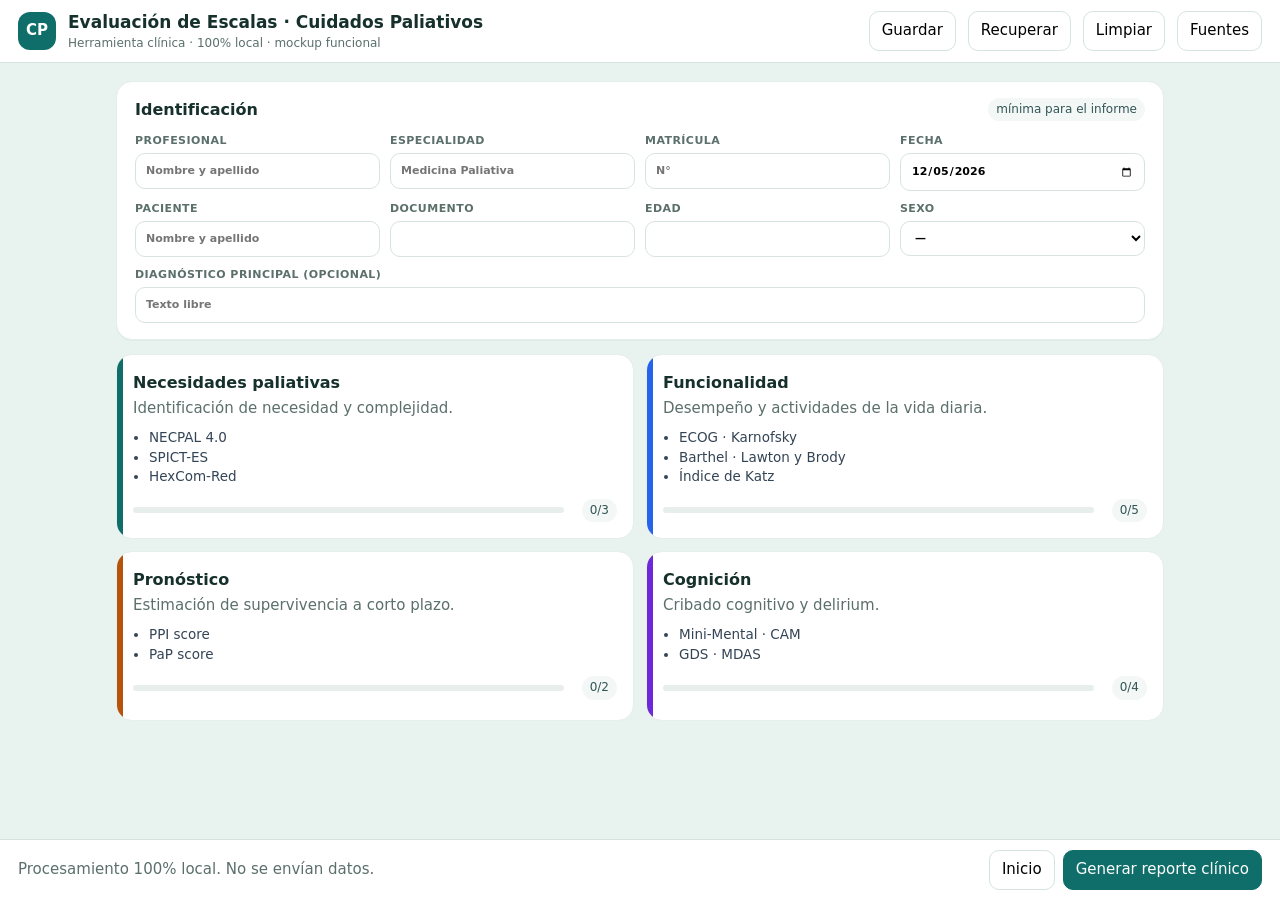
<file: artifacts/escalas-v1.html>
<!DOCTYPE html>
<html lang="es">
<head>
<meta charset="UTF-8" />
<meta name="viewport" content="width=device-width, initial-scale=1" />
<title>Evaluación de Escalas · Cuidados Paliativos</title>
<style>
  :root{
    --bg:#e8f2ef; --card:#fff; --ink:#16302c; --muted:#5b6f6b;
    --teal:#0f6e6a; --teal-d:#0b5552; --line:#d5e4e0;
    --need:#0f6e6a; --func:#2563eb; --prog:#b45309; --cog:#6d28d9;
    --ok:#047857; --warn:#b45309; --bad:#b91c1c; --soft:#f4faf8;
  }
  *{box-sizing:border-box}
  html,body{margin:0;background:var(--bg);color:var(--ink);font:15px/1.45 "Segoe UI",system-ui,sans-serif}
  button,input,select,textarea{font:inherit}
  header.app{
    position:sticky;top:0;z-index:20;background:#fff;border-bottom:1px solid var(--line);
    display:flex;align-items:center;gap:12px;padding:10px 18px;
  }
  .logo{width:38px;height:38px;border-radius:12px;background:var(--teal);color:#fff;display:grid;place-items:center;font-weight:800}
  header h1{margin:0;font-size:17px}
  header p{margin:0;color:var(--muted);font-size:12px}
  .grow{flex:1}
  .btn{border:1px solid var(--line);background:#fff;border-radius:10px;padding:8px 12px;cursor:pointer}
  .btn:hover{background:#f3faf8}
  .btn-primary{background:var(--teal);color:#fff;border-color:var(--teal)}
  .btn-primary:hover{background:var(--teal-d)}
  .wrap{max-width:1080px;margin:0 auto;padding:18px 16px 96px}
  .card{background:var(--card);border-radius:16px;box-shadow:0 1px 0 rgba(16,50,45,.04);border:1px solid #e4eeeb;padding:16px 18px;margin-bottom:14px}
  .id-grid{display:grid;grid-template-columns:repeat(4,1fr);gap:10px}
  label.f{display:flex;flex-direction:column;gap:4px;font-size:11px;letter-spacing:.04em;text-transform:uppercase;color:var(--muted);font-weight:650}
  input,select,textarea{border:1px solid #d7e3df;border-radius:10px;padding:9px 10px;background:#fff}
  .mods{display:grid;grid-template-columns:1fr 1fr;gap:12px}
  .mod{cursor:pointer;padding:16px;border-radius:16px;border:1px solid #e4eeeb;background:#fff;min-height:170px;position:relative;overflow:hidden}
  .mod:hover{transform:translateY(-1px);box-shadow:0 8px 20px rgba(15,80,70,.07)}
  .mod .bar{position:absolute;left:0;top:0;bottom:0;width:6px}
  .mod h3{margin:0 0 4px;font-size:16px}
  .mod ul{margin:8px 0 12px;padding:0 0 0 16px;color:#345;font-size:13.5px}
  .prog{height:6px;background:#e8eeec;border-radius:99px;overflow:hidden}
  .prog>i{display:block;height:100%;border-radius:99px}
  .chip{display:inline-flex;align-items:center;gap:6px;font-size:12px;border-radius:99px;padding:3px 8px;background:#f3f7f6;color:#355}
  .row{display:flex;justify-content:space-between;align-items:center;gap:8px}
  .scale{border:1px solid var(--line);border-radius:12px;margin:10px 0;overflow:hidden;background:#fff}
  .scale>header{padding:12px 14px;display:flex;justify-content:space-between;align-items:center;cursor:pointer;background:var(--soft)}
  .scale .body{padding:14px;display:none}
  .scale.open .body{display:block}
  .opt{display:flex;gap:8px;align-items:flex-start;padding:8px 8px;border:1px solid #e6eeeb;border-radius:10px;margin:6px 0;cursor:pointer}
  .opt:has(input:checked){border-color:var(--teal);background:#f1faf7}
  .grid2{display:grid;grid-template-columns:1fr 1fr;gap:8px}
  .scorebox{background:#f4fbf9;border:1px solid #d7ece6;border-radius:12px;padding:10px 12px;margin-top:10px}
  .scorebox b{color:var(--teal-d)}
  footer.sticky{position:fixed;left:0;right:0;bottom:0;background:#fff;border-top:1px solid var(--line);display:flex;justify-content:space-between;align-items:center;padding:10px 18px;z-index:20}
  .muted{color:var(--muted)}
  .hidden{display:none !important}
  .note{width:100%;min-height:56px}
  .src{font-size:12.5px;color:#4a5f5b;background:#f7fbfa;border-radius:10px;padding:8px 10px;margin-top:8px}
  .src a{color:var(--teal-d)}
  .warnbox{background:#fff7ed;border:1px solid #fed7aa;color:#9a3412;border-radius:10px;padding:8px 10px;margin:8px 0;font-size:13.5px}
  .okbox{background:#ecfdf5;border:1px solid #a7f3d0;color:#065f46;border-radius:10px;padding:8px 10px;margin:8px 0}
  .badbox{background:#fef2f2;border:1px solid #fecaca;color:#991b1b;border-radius:10px;padding:8px 10px;margin:8px 0}
  pre.report{white-space:pre-wrap;background:#fbfefe;border:1px solid var(--line);border-radius:12px;padding:16px;font-family:ui-monospace,Menlo,Consolas,monospace;font-size:13.5px}
  .hex{display:grid;grid-template-columns:1fr auto;gap:8px;align-items:center;margin:8px 0}
  .navback{margin-bottom:10px}
  @media(max-width:820px){
    .mods,.id-grid,.grid2{grid-template-columns:1fr}
    header.app{flex-wrap:wrap}
  }
</style>
</head>
<body>
<header class="app">
  <div class="logo">CP</div>
  <div>
    <h1>Evaluación de Escalas · Cuidados Paliativos</h1>
    <p>Herramienta clínica · 100% local · mockup funcional</p>
  </div>
  <div class="grow"></div>
  <button class="btn" onclick="save()">Guardar</button>
  <button class="btn" onclick="loadSaved()">Recuperar</button>
  <button class="btn" onclick="clearAll()">Limpiar</button>
  <button class="btn" onclick="showSources()">Fuentes</button>
</header>

<div class="wrap" id="view-home">
  <section class="card">
    <div class="row"><h2 style="margin:0;font-size:16px">Identificación</h2><span class="chip">mínima para el informe</span></div>
    <div class="id-grid" style="margin-top:12px">
      <label class="f">Profesional<input id="p_prof" placeholder="Nombre y apellido"></label>
      <label class="f">Especialidad<input id="p_esp" placeholder="Medicina Paliativa"></label>
      <label class="f">Matrícula<input id="p_mat" placeholder="N°"></label>
      <label class="f">Fecha<input id="p_fecha" type="date"></label>
      <label class="f">Paciente<input id="p_nom" placeholder="Nombre y apellido"></label>
      <label class="f">Documento<input id="p_doc"></label>
      <label class="f">Edad<input id="p_edad" type="number" min="0"></label>
      <label class="f">Sexo
        <select id="p_sexo"><option value="">—</option><option>Femenino</option><option>Masculino</option><option>Otro</option></select>
      </label>
    </div>
    <label class="f" style="margin-top:10px">Diagnóstico principal (opcional)<input id="p_dx" placeholder="Texto libre"></label>
  </section>

  <div class="mods">
    <article class="mod" onclick="openMod('need')">
      <div class="bar" style="background:var(--need)"></div>
      <h3>Necesidades paliativas</h3>
      <p class="muted" style="margin:0">Identificación de necesidad y complejidad.</p>
      <ul><li>NECPAL 4.0</li><li>SPICT-ES</li><li>HexCom-Red</li></ul>
      <div class="row"><div class="prog" style="flex:1;margin-right:10px"><i id="bar-need" style="width:0;background:var(--need)"></i></div><span class="chip" id="chip-need">0/3</span></div>
    </article>
    <article class="mod" onclick="openMod('func')">
      <div class="bar" style="background:var(--func)"></div>
      <h3>Funcionalidad</h3>
      <p class="muted" style="margin:0">Desempeño y actividades de la vida diaria.</p>
      <ul><li>ECOG · Karnofsky</li><li>Barthel · Lawton y Brody</li><li>Índice de Katz</li></ul>
      <div class="row"><div class="prog" style="flex:1;margin-right:10px"><i id="bar-func" style="width:0;background:var(--func)"></i></div><span class="chip" id="chip-func">0/5</span></div>
    </article>
    <article class="mod" onclick="openMod('prog')">
      <div class="bar" style="background:var(--prog)"></div>
      <h3>Pronóstico</h3>
      <p class="muted" style="margin:0">Estimación de supervivencia a corto plazo.</p>
      <ul><li>PPI score</li><li>PaP score</li></ul>
      <div class="row"><div class="prog" style="flex:1;margin-right:10px"><i id="bar-prog" style="width:0;background:var(--prog)"></i></div><span class="chip" id="chip-prog">0/2</span></div>
    </article>
    <article class="mod" onclick="openMod('cog')">
      <div class="bar" style="background:var(--cog)"></div>
      <h3>Cognición</h3>
      <p class="muted" style="margin:0">Cribado cognitivo y delirium.</p>
      <ul><li>Mini-Mental · CAM</li><li>GDS · MDAS</li></ul>
      <div class="row"><div class="prog" style="flex:1;margin-right:10px"><i id="bar-cog" style="width:0;background:var(--cog)"></i></div><span class="chip" id="chip-cog">0/4</span></div>
    </article>
  </div>
</div>

<div class="wrap hidden" id="view-mod"></div>
<div class="wrap hidden" id="view-report"></div>
<div class="wrap hidden" id="view-sources"></div>

<footer class="sticky">
  <span class="muted">Procesamiento 100% local. No se envían datos.</span>
  <div style="display:flex;gap:8px">
    <button class="btn" onclick="goHome()">Inicio</button>
    <button class="btn btn-primary" onclick="buildReport()">Generar reporte clínico</button>
  </div>
</footer>

<script>
const S = {
  skip: {},
  need: {}, func: {}, prog: {}, cog: {}
};

const today = new Date().toISOString().slice(0,10);
document.getElementById('p_fecha').value = today;

function idData(){
  return {
    prof: val('p_prof'), esp: val('p_esp'), mat: val('p_mat'), fecha: val('p_fecha'),
    nom: val('p_nom'), doc: val('p_doc'), edad: val('p_edad'), sexo: val('p_sexo'), dx: val('p_dx')
  };
}
function val(id){ return (document.getElementById(id)||{}).value || ''; }
function goHome(){ ['view-home','view-mod','view-report','view-sources'].forEach((id,i)=>document.getElementById(id).classList.toggle('hidden', id!=='view-home')); refreshBars(); }
function openMod(k){ document.getElementById('view-home').classList.add('hidden'); document.getElementById('view-report').classList.add('hidden'); document.getElementById('view-sources').classList.add('hidden'); const v=document.getElementById('view-mod'); v.classList.remove('hidden'); v.innerHTML = renderMod(k); bindMod(k); }
function toggleScale(el){ el.closest('.scale').classList.toggle('open'); }

const MODS = {
  need: {title:'Necesidades paliativas', color:'var(--need)', scales:['necpal','spict','hexcom']},
  func: {title:'Funcionalidad', color:'var(--func)', scales:['ecog','kps','barthel','lawton','katz']},
  prog: {title:'Pronóstico', color:'var(--prog)', scales:['ppi','pap']},
  cog: {title:'Cognición', color:'var(--cog)', scales:['mmse','cam','gds','mdas']}
};

function renderMod(k){
  const m = MODS[k];
  return `<button class="btn navback" onclick="goHome()">← Volver al hub</button>
  <section class="card"><h2 style="margin:0 0 6px">${m.title}</h2>
  <p class="muted" style="margin:0">Completá solo las escalas pertinentes. Cada una puede marcarse como no evaluable.</p></section>
  ${m.scales.map(renderScale).join('')}`;
}

function renderScale(id){
  const meta = SCALES[id];
  return `<article class="scale open" data-scale="${id}">
    <header onclick="toggleScale(this)">
      <div><b>${meta.title}</b><div class="muted" style="font-size:12px">${meta.short}</div></div>
      <span class="chip" id="st-${id}">pendiente</span>
    </header>
    <div class="body">
      <label class="opt"><input type="checkbox" id="skip-${id}" onchange="setSkip('${id}', this.checked)"> No fue posible evaluar en esta instancia</label>
      <div id="body-${id}">${meta.html}</div>
      <div class="scorebox" id="box-${id}">Resultado: —</div>
      <label class="f" style="margin-top:8px">Nota opcional<textarea class="note" id="note-${id}" oninput="recalc()"></textarea></label>
      <div class="src">${meta.src}</div>
    </div>
  </article>`;
}

function setSkip(id, on){
  S.skip[id]=on;
  document.getElementById('body-'+id).style.opacity = on? .35:1;
  recalc();
}

const SCALES = {
  necpal: {
    title:'NECPAL 4.0 CCOMS-ICO©',
    short:'Pregunta sorpresa + parámetros de necesidad paliativa y aproximación pronóstica.',
    src:'Fuente primaria: Gómez-Batiste X, Amblàs J, Turrillas P, et al. NECPAL 4.0 Pronóstico (2021). Parámetros según Anexo 1 del material INC/Ministerio de Salud Argentina: Tedeschi V, Vazquez A, Bunge S, Peirano G. Conceptos generales de Cuidados Paliativos. NBCP, módulo 1. Criterio NECPAL+: pregunta sorpresa “no me sorprendería” + ≥1 parámetro. Estadios I–III (medianas 38 / 17,2 / 3,6 meses).',
    html: `
      <p><b>Pregunta sorpresa.</b> ¿Le sorprendería que esta persona falleciera a lo largo del próximo año?</p>
      <label class="opt"><input type="radio" name="nec_sq" value="si" onchange="recalc()"> Sí, me sorprendería</label>
      <label class="opt"><input type="radio" name="nec_sq" value="no" onchange="recalc()"> No, no me sorprendería</label>
      <p><b>Parámetros (marque si están presentes)</b></p>
      ${[
        ['nec_p1','Necesidades paliativas: la persona, los profesionales y/o los familiares piensan que esta persona requiere actualmente medidas paliativas'],
        ['nec_p2','Pérdida funcional: impresión clínica de deterioro funcional sostenido, severo, progresivo e irreversible y/o pérdida &gt;30% en Índice de Barthel en 6 meses'],
        ['nec_p3','Pérdida nutricional: impresión clínica de deterioro nutricional/ponderal sostenido, severo, progresivo e irreversible y/o pérdida &gt;10% de peso en 6 meses'],
        ['nec_p4','Multi-morbilidad: ≥2 enfermedades crónicas concomitantes a la enfermedad principal'],
        ['nec_p5','Uso de recursos: ≥2 ingresos urgentes en centros hospitalarios el último año y/o necesidad de curas complejas/intensas continuadas'],
        ['nec_p6','Enfermedad avanzada: criterios de severidad y/o progresión de enfermedad crónica oncológica, pulmonar, cardíaca, hepática, renal o neurológica (demencia)']
      ].map(([id,t])=>`<label class="opt"><input type="checkbox" id="${id}" onchange="recalc()"> ${t}</label>`).join('')}
    `
  },
  spict: {
    title:'SPICT-ES',
    short:'Indicadores generales y clínicos de deterioro para identificar necesidad paliativa.',
    src:'Fuente: Anexo 2 del material INC/MSAL Argentina (NBCP módulo 1), tomado de SPICT-ES. Fachado AA et al. Spanish adaptation and validation of SPICT-ES™. Rev Saude Publica. 2018;52:3. Programa SPICT: <a href="https://www.spict.org.uk/" target="_blank">spict.org.uk</a>. Identificación habitual: ≥2 indicadores generales + ≥1 clínico específico.',
    html: `
      <p><b>Indicadores generales de mala salud o deterioro</b></p>
      ${[
        'Ingreso(s) hospitalario(s) no planificado(s)',
        'Limitación funcional o deterioro persistente no reversible (cama/silla >50% del día)',
        'Depende del cuidado de otros debido a sus problemas físicos y/o mentales',
        'El cuidador de la persona necesita más ayuda y apoyo',
        'Pérdida de peso progresiva; bajo peso; baja masa muscular',
        'Síntomas persistentes pese al tratamiento óptimo de la(s) condición(es) de base',
        'La persona o la familia pide cuidados paliativos, reduce o detiene tratamiento, o prioriza calidad de vida'
      ].map((t,i)=>`<label class="opt"><input type="checkbox" class="spict-g" onchange="recalc()"> ${t}</label>`).join('')}
      <p><b>Indicadores clínicos específicos</b></p>
      ${[
        'Cáncer: deterioro funcional por progresión o demasiado frágil para tratamiento oncológico / tto. sintomático',
        'Demencia/fragilidad: no se viste, camina o come sin ayuda; come/bebe menos; incontinencia; escasa interacción; caídas/infecciones',
        'Cardiovascular: IC o coronariopatía extensa e intratable; disnea o dolor en reposo o mínimos esfuerzos; EVP grave inoperable',
        'Respiratoria: enfermedad pulmonar grave crónica; disnea de reposo o mínimos esfuerzos entre agudizaciones',
        'Renal: ERC estadio 4-5 (TFG <30) con deterioro; no iniciar o detener diálisis',
        'Hepática: cirrosis con complicación en el último año (ascitis refractaria, encefalopatía, HRS, PBE, varices)',
        'Neurológica: deterioro progresivo; disfagia/comunicación; neumonías aspirativas; ACV con discapacidad permanente',
        'Otras condiciones irreversibles con riesgo de morir y pobre respuesta al tratamiento'
      ].map(t=>`<label class="opt"><input type="checkbox" class="spict-s" onchange="recalc()"> ${t}</label>`).join('')}
    `
  },
  hexcom: {
    title:'Hexágono de la complejidad · HexCom-Clin® 2018',
    short:'18 subáreas. El nivel de cada área = el máximo de sus subáreas. Global = el máximo de las áreas.',
    src:'HexCom-Clin® 2018. Busquet-Duran / PADES Granollers. Anexo 4, material INC/MSAL NBCP módulo 1. Papers: J Multidiscip Healthc. 2020;13:297-308; Healthcare 2021;9:165. N = no evaluada o no procede.',
    html: hexcomHTML()
  },
  ecog: {
    title:'ECOG Performance Status',
    short:'Grados 0 a 5. Dominio público (ECOG-ACRIN).',
    src:'Oken et al. Am J Clin Oncol. 1982;5:649-655 (dominio público ECOG-ACRIN). Redacción en español: Anexo 8, material INC/MSAL NBCP módulo 1. Correlación del mismo material: ECOG 0 = KPS 100-90; 1 = 80-70; 2 = 60-50; 3 = 40-30; 4 = 20-10; 5 = 0.',
    html: [0,1,2,3,4,5].map(g=>{
      const t = {
        0:'Totalmente asintomático; trabajo y actividades normales de la vida diaria.',
        1:'Síntomas que impiden trabajos arduos; actividades cotidianas y trabajos ligeros. En cama solo en horario nocturno.',
        2:'No puede trabajar. En cama varias horas además de la noche, sin superar el 50% del día. Satisface la mayoría de sus necesidades solo.',
        3:'Encamado más de la mitad del día. Necesita ayuda para la mayoría de las AVD (p. ej. vestirse).',
        4:'Encamado el 100% del día. Ayuda para todas las AVD (higiene, movilización, alimentación).',
        5:'Paciente fallecido.'
      }[g];
      return `<label class="opt"><input type="radio" name="ecog" value="${g}" onchange="recalc()"> <b>ECOG ${g}.</b> ${t}</label>`;
    }).join('')
  },
  kps: {
    title:'Escala de Karnofsky (KPS)',
    short:'0–100. Se reutiliza automáticamente en PaP y se ofrece como aproximación de PPS en PPI.',
    src:'Karnofsky DA, Burchenal JH, 1949. Redacción clínica: Anexo 7, material INC/MSAL NBCP módulo 1 (también Schag, Heinrich, Ganz. J Clin Oncol. 1984;2:187-193).',
    html: `<p>Seleccione el valor más representativo.</p>
      <input type="range" id="kps" min="0" max="100" step="10" value="70" oninput="recalc()">
      <div id="kps-lab" style="margin:6px 0 8px"></div>
      ${[100,90,80,70,60,50,40,30,20,10,0].map(v=>`<label class="opt"><input type="radio" name="kpsR" value="${v}" onchange="document.getElementById('kps').value=this.value;recalc()"> ${v} · ${kpsText(v)}</label>`).join('')}`
  },
  barthel: {
    title:'Índice de Barthel',
    short:'10 ABVD. Total 0–100.',
    src:'Mahoney FI, Barthel DW. Md State Med J. 1965. Ítems e interpretación: Anexo 9, material INC/MSAL NBCP módulo 1. &lt;20 dependencia total; 21–60 severa; 61–90 moderada; 91–99 leve; 100 independencia.',
    html: barthelHTML()
  },
  lawton: {
    title:'Escala de Lawton y Brody (AIVD)',
    short:'8 actividades instrumentales. Total 0–8.',
    src:'Fuente: Lawton MP, Brody EM. Assessment of older people: self-maintaining and instrumental activities of daily living. Gerontologist. 1969;9:179-186. Puntuación 1 = independiente / 0 = dependiente por ítem.',
    html: lawtonHTML()
  },
  katz: {
    title:'Índice de Katz (ABVD)',
    short:'6 funciones. Letra A–G y puntaje 0–6.',
    src:'Fuente: Katz S, Ford AB, Moskowitz RW, Jackson BA, Jaffe MW. Studies of illness in the aged. The index of ADL. JAMA. 1963;185:914-919.',
    html: katzHTML()
  },
  ppi: {
    title:'PPI · Palliative Prognostic Index',
    short:'PPS + ingesta + edema + disnea en reposo + delirium. 0–15.',
    src:'Fuente: Morita T, Tsunoda J, Inoue S, Chihara S. The Palliative Prognostic Index: a scoring system for survival prediction of terminally ill cancer patients. Support Care Cancer. 1999;7:128-133. También JPSM 1999. PPI >6: supervivencia probable &lt;3 semanas; >4: &lt;6 semanas; ≤4: &gt;6 semanas.',
    html: ppiHTML()
  },
  pap: {
    title:'PaP score · Palliative Prognostic Score',
    short:'Requiere Karnofsky y laboratorios (leucocitos y % linfocitos). Sin labs no se calcula.',
    src:'Fuente: Pirovano M, Maltoni M, Nanni O, et al. A new palliative prognostic score. J Pain Symptom Manage. 1999;17:231-239. Validación: Maltoni M et al. JPSM. 1999;17:240-247. No aplicar en hemopatías. Grupos A 0–5,5; B 5,6–11,0; C 11,1–17,5.',
    html: papHTML()
  },
  mmse: {
    title:'Mini-Mental State Examination (MMSE)',
    short:'30 ítems. Puntaje e interpretación del deterioro cognitivo.',
    src:'Fuente original: Folstein MF, Folstein SE, McHugh PR. “Mini-mental state”. J Psychiatr Res. 1975;12:189-198. Estructura de 30 puntos de uso clínico. El MMSE original está protegido por copyright (PAR, Inc.); esta pantalla reproduce la estructura pública de dominios y no sustituye el formulario oficial licenciado. Puntos de corte habituales: 24–30 sin deterioro / 19–23 leve / 10–18 moderado / ≤9 grave (ajustable por escolaridad).',
    html: mmseHTML()
  },
  cam: {
    title:'CAM · Confusion Assessment Method',
    short:'Algoritmo diagnóstico de delirium de 4 criterios.',
    src:'Fuente: Inouye SK, van Dyck CH, Alessi CA, Balkin S, Siegal AP, Horwitz RI. Clarifying confusion: the Confusion Assessment Method. Ann Intern Med. 1990;113:941-948. Delirium si criterios 1 y 2 + (3 o 4).',
    html: `
      <label class="opt"><input type="checkbox" id="cam1" onchange="recalc()"> <b>1. Inicio agudo y curso fluctuante.</b> ¿Hay cambio agudo respecto al estado basal o el comportamiento fluctúa en el día?</label>
      <label class="opt"><input type="checkbox" id="cam2" onchange="recalc()"> <b>2. Inatención.</b> ¿Dificultad para centrar la atención, se distrae o no sigue lo que se dice?</label>
      <label class="opt"><input type="checkbox" id="cam3" onchange="recalc()"> <b>3. Pensamiento desorganizado.</b> Conversación incoherente o irrelevante, flujo de ideas ilógico o cambios impredecibles de tema.</label>
      <label class="opt"><input type="checkbox" id="cam4" onchange="recalc()"> <b>4. Nivel de conciencia alterado.</b> Cualquier estado distinto de alerta (vigilante, letárgico, estupor o coma; RASS ≠ 0).</label>
    `
  },
  gds: {
    title:'GDS · Global Deterioration Scale (Reisberg)',
    short:'Estadios 1 a 7 del continuo cognitivo / demencia tipo Alzheimer.',
    src:'Reisberg B, Ferris SH, de Leon MJ. The Global Deterioration Scale for assessment of primary degenerative dementia. Am J Psychiatry. 1982;139:1136-1139. Redacción: Anexo 11, material INC/MSAL NBCP módulo 1.',
    html: gdsHTML()
  },
  mdas: {
    title:'MDAS · Memorial Delirium Assessment Scale',
    short:'10 ítems (0–3). Total 0–30. Corte diagnóstico ≥7.',
    src:'Lawlor P, Nekolaichuk C, Gagnon B, et al. Clinical utility of the Memorial Delirium Assessment Scale in advanced cancer. Cancer. 2000;88:2859-2867. Instrumento y anclajes: Anexo 13, material INC/MSAL NBCP módulo 1. Corte diagnóstico del material: 7 puntos.',
    html: mdasHTML()
  }
};

function kpsText(v){
  return ({
    100:'Normal, sin quejas ni evidencia de enfermedad',
    90:'Capaz de llevar a cabo actividad normal, pero con signos o síntomas leves',
    80:'Actividad normal con esfuerzo, algunos signos y síntomas de enfermedad',
    70:'Capaz de cuidarse, pero incapaz de llevar a cabo actividad normal o trabajo activo',
    60:'Requiere atención ocasional, pero es capaz de satisfacer la mayoría de sus necesidades',
    50:'Necesita ayuda importante y asistencia médica frecuente',
    40:'Incapaz, necesita ayuda y asistencia especiales',
    30:'Totalmente incapaz, necesita hospitalización y tratamiento de soporte activo',
    20:'Muy gravemente enfermo, necesita tratamiento activo',
    10:'Moribundo irreversible',
    0:'Muerto'
  })[v]||'';
}
function hexcomHTML(){
  const areas = [
    {area:'1. Clínica', items:[
      ['hx_fis','1.1 Física','Malestar físico por síntomas o lesiones potencialmente refractarias (dolor, disnea, úlcera tumoral). Baja: control con respuesta esperable. Media: difícil control o probable refractariedad. Alta: síntomas o lesiones refractarios; posible ingreso.'],
      ['hx_ter','1.2 Terapéutica','Dificultad de adherencia o de acceso/aplicación de fármacos o técnicas. Baja: cumplimiento asumible y técnicas comunitarias. Media: cumplimiento difícil o técnicas poco habituales (rotación de opioides, paracentesis). Alta: bloqueo terapéutico o técnicas de riesgo/ingreso.']
    ]},
    {area:'2. Psicológica', items:[
      ['hx_per','2.1 Personalidad','Vulnerabilidad psicológica (enolismo, toxicomanía, psiquiatría, deterioro cognitivo). Baja: sin antecedente ni rasgo de riesgo. Media: antecedente o sospecha; demencia sin trastorno conductual. Alta: patología psiquiátrica activa, trastorno de personalidad evidente, demencia con trastorno conductual, dependencia.'],
      ['hx_emo','2.2 Emocional','Malestar emocional desadaptativo. Baja: malestar leve y afrontamiento resiliente. Media: malestar moderado persistente, CAM de manejo difícil. Alta: sufrimiento refractario, ideación autolítica, CAM refractario.']
    ]},
    {area:'3. Espiritual', items:[
      ['hx_sen','3.1 Sentido','Incapacidad de encontrar sentido. Baja: coherencia y paz. Media: crisis de sentido con momentos de disfrute. Alta: desesperanza, necesidad de medicación por sufrimiento espiritual.'],
      ['hx_con','3.2 Conexión','Incapacidad de amar y sentirse amado. Baja: ama y se siente amado. Media: culpa, pérdida de pertenencia. Alta: aislamiento, soledad predominante, rotura familiar.'],
      ['hx_tra','3.3 Trascendencia','Miedo al futuro o a la muerte. Baja: confianza y serenidad. Media: ira hacia Dios/destino, angustia ante la muerte. Alta: desesperanza, necesidad de sedación por sufrimiento espiritual.']
    ]},
    {area:'4. Sociofamiliar', items:[
      ['hx_rel','4.1 Relacional','Malestar relacional que dificulta el cuidado. Baja: vínculo y comunicación buenos. Media: relación ambivalente. Alta: conflicto, distancia, riesgo de maltrato.'],
      ['hx_emof','4.2 Emocional del cuidador','Impacto emocional del cuidador. Baja: respuestas adaptativas y autocuidado. Media: carga no compensada, riesgo de duelo complicado. Alta: agotamiento que bloquea el cuidado en domicilio.'],
      ['hx_pra','4.3 Práctica','Manejo de necesidades básicas. Baja: cuidado pleno, vivienda adecuada. Media: sobrecarga, barreras arquitectónicas. Alta: no se puede cuidar en domicilio, sospecha de negligencia.'],
      ['hx_ext','4.4 Externa','Ayuda fuera del núcleo. Baja: familia extensa y red suficiente. Media: soporte limitado. Alta: sin apoyo válido; domicilio no sostenible.'],
      ['hx_eco','4.5 Económica','Malestar financiero. Baja: recursos suficientes. Media: dificultades y estrés por gastos. Alta: no cubre necesidades básicas.']
    ]},
    {area:'5. Ética', items:[
      ['hx_inf','5.1 Información','Manejo de información de diagnóstico/pronóstico. Baja: sin conflicto o resuelto. Media: conflicto persistente. Alta: conspiración de silencio refractaria. No confundir conspiración (el enfermo pide información) con pacto (no la pide).'],
      ['hx_aet','5.2 AET','Adecuación del esfuerzo terapéutico. Baja: voluntad expresada y respetada. Media: dificultades para expresar o sostener la voluntad. Alta: discrepancia insalvable o enfermo no competente sin representante.'],
      ['hx_dam','5.3 DAM','Deseo de anticipar la muerte. Baja: esporádico y contenido. Media: sostenido, única salida percibida. Alta: petición de eutanasia, suicidio asistido o plan suicida. No confundir con aceptación de la muerte.']
    ]},
    {area:'6. Muerte', items:[
      ['hx_ubi','6.1 Ubicación','Lugar de muerte. Baja: acuerdo de morir en domicilio y equipo disponible. Media: desacuerdo o apoyo insuficiente. Alta: demanda urgente de ingreso o imposibilidad domiciliaria. N si nunca se planteó.'],
      ['hx_sud','6.2 SUD','Situación de últimos días. Baja: SUD poco sintomática, sedación habitual. Media: conflicto sobre sedación. Alta: síntomas refractarios, SUD >5 días, sedación IV a dosis altas. N si no está en SUD.'],
      ['hx_due','6.3 Duelo','Factores de riesgo de duelo. Baja: ausentes. Media: hay indicadores de riesgo. Alta: alta vulnerabilidad de duelo complejo.']
    ]}
  ];
  return `<p class="muted">Marque Baja / Media / Alta / No evaluada en cada subárea. Puede abrir la guía breve de cada ítem. El nivel de un área es el máximo de sus subáreas; el global es el máximo de las áreas.</p>` +
    areas.map(a=>`<div style="margin:14px 0 8px;font-weight:700;color:var(--teal-d)">${a.area}</div>` + a.items.map(([id,t,help])=>`
      <div class="hex" style="align-items:start">
        <div>
          <b>${t}</b>
          <details style="margin:4px 0 6px;color:#4a5f5b;font-size:13px"><summary>Guía de niveles</summary><p>${help}</p></details>
          <input placeholder="Nota opcional" id="n${id}" oninput="recalc()" style="width:100%">
        </div>
        <select id="${id}" onchange="recalc()">
          <option value="">N · no evaluada</option>
          <option value="Baja">Baja</option>
          <option value="Media">Media</option>
          <option value="Alta">Alta</option>
        </select>
      </div>`).join('')).join('');
}
function gdsHTML(){
  const rows = [
    [1,'Sin deterioro cognitivo.','Normalidad'],
    [2,'Alteración cognitiva subjetiva (olvida dónde dejó objetos o nombres conocidos).','Deterioro cognitivo subjetivo'],
    [3,'Déficits sutiles observables por terceros; menor rendimiento laboral/social; pierde objetos de valor.','Compatible con demencia incipiente'],
    [4,'Déficits claros. Menor conocimiento de hechos recientes; dificultad para viajar solo y manejar finanzas.','Demencia leve'],
    [5,'Dificultad con datos personales (dirección, teléfono, familiares). Desorientación temporoespacial. Ayuda para elegir ropa.','Demencia moderada'],
    [6,'Gran incapacidad para verbalizar episodios recientes. Puede olvidar el nombre del cónyuge. Alteraciones conductuales (delirios, ansiedad, agitación, abulia).','Demencia moderadamente severa'],
    [7,'Pocas palabras inteligibles o incompetencia verbal. Deterioro cognitivo y motor muy grave.','Demencia grave']
  ];
  return rows.map(([n,c,d])=>`<label class="opt"><input type="radio" name="gds" value="${n}" onchange="recalc()"> <b>GDS ${n}.</b> ${c} <i>— ${d}</i></label>`).join('');
}
function mdasHTML(){
  const items = [
    ['md1','1. Disminución del nivel de conciencia','0 No (plenamente consciente) · 1 Leve (se recupera si se insiste) · 2 Moderada (conciencia incompleta) · 3 Grave (no reconoce entorno; entrevista imposible)'],
    ['md2','2. Desorientación (10 ítems)','0: 9–10 correctos · 1: 7–8 · 2: 5–6 · 3: ≤4'],
    ['md3','3. Memoria a corto plazo (3 palabras, recuerdo a 5 min)','0 repite y recuerda 3 · 1 no recuerda 1 · 2 no recuerda 2–3 · 3 no logra repetir ≥1'],
    ['md4','4. Series numéricas','0: ≥5 adelante y 4 atrás · 1: 5 adelante y 3 atrás · 2: 4–5 adelante, no 3 atrás · 3: ≤3 adelante'],
    ['md5','5. Atención (mantener y cambiar el foco)','0 normal · 1 1–2 olvidos sin alargar · 2 frecuentes, alargan · 3 constantes, entrevista imposible'],
    ['md6','6. Pensamiento desorganizado','0 coherente · 1 levemente difícil de seguir · 2 claro y alarga · 3 entrevista imposible'],
    ['md7','7. Alteraciones de la percepción','0 no · 1 ilusiones/alucinaciones fugaces · 2 frecuentes con mínima conducta · 3 intensas que interrumpen cuidados'],
    ['md8','8. Ideación delirante','0 no · 1 suspicacia · 2 delirio que no interfiere cuidados · 3 persistente que interfiere'],
    ['md9','9. Actividad psicomotora (hipo / hiper / mixto)','0 normal · 1 apenas perceptible · 2 innegable · 3 grave (catatonía o agitación que impide el examen)'],
    ['md10','10. Ciclo vigilia-sueño','0 duerme de noche y alerta de día · 1 leve · 2 despertares prolongados / somnolencia diurna · 3 despierto de noche o no despertabile de día']
  ];
  return `<p class="muted">Valore según la relación actual o las últimas horas. Cada ítem 0–3. Corte diagnóstico del material INC: ≥7.</p>` +
    items.map(([id,t,h])=>`<div style="margin:8px 0"><b>${t}</b><div class="muted" style="font-size:12.5px;margin:2px 0 6px">${h}</div>
      ${[0,1,2,3].map(n=>`<label class="opt" style="display:inline-flex;margin-right:8px"><input type="radio" name="${id}" value="${n}" onchange="recalc()"> ${n}</label>`).join('')}
    </div>`).join('');
}
function barthelHTML(){
  const items = [
    ['bt_alim','Alimentación',[['10','Independiente'],['5','Necesita ayuda'],['0','Dependiente']]],
    ['bt_banio','Baño',[['5','Independiente'],['0','Dependiente']]],
    ['bt_vest','Vestido',[['10','Independiente'],['5','Necesita ayuda'],['0','Dependiente']]],
    ['bt_aseo','Aseo personal',[['5','Independiente'],['0','Dependiente']]],
    ['bt_depos','Deposición',[['10','Continente'],['5','Accidente ocasional'],['0','Incontinente']]],
    ['bt_micc','Micción',[['10','Continente'],['5','Accidente ocasional'],['0','Incontinente']]],
    ['bt_ret','Uso del retrete',[['10','Independiente'],['5','Necesita ayuda'],['0','Dependiente']]],
    ['bt_tras','Traslado cama-sillón',[['15','Independiente'],['10','Mínima ayuda'],['5','Gran ayuda'],['0','Dependiente']]],
    ['bt_deam','Deambulación',[['15','Independiente 50 m'],['10','Ayuda / supervisión'],['5','Silla de ruedas independiente'],['0','Inmóvil']]],
    ['bt_esc','Escaleras',[['10','Independiente'],['5','Necesita ayuda'],['0','Incapaz']]]
  ];
  return items.map(([id,t,opts])=>`<div style="margin:8px 0"><b>${t}</b>${opts.map(([v,l])=>`<label class="opt"><input type="radio" name="${id}" value="${v}" onchange="recalc()"> ${l} (${v})</label>`).join('')}</div>`).join('');
}
function lawtonHTML(){
  const items = [
    ['lw_tel','Teléfono'],['lw_com','Compras'],['lw_comida','Preparación de comidas'],['lw_casa','Cuidado de la casa'],
    ['lw_ropa','Lavado de ropa'],['lw_trans','Transporte'],['lw_med','Responsabilidad de la medicación'],['lw_din','Manejo del dinero']
  ];
  return items.map(([id,t])=>`<div style="margin:8px 0"><b>${t}</b>
    <label class="opt"><input type="radio" name="${id}" value="1" onchange="recalc()"> Independiente (1)</label>
    <label class="opt"><input type="radio" name="${id}" value="0" onchange="recalc()"> Dependiente (0)</label></div>`).join('')
    + `<p class="muted">Versión de 8 ítems para todos los sexos. La versión clásica a veces omite 3 ítems en varones; aquí se informan los 8.</p>`;
}
function katzHTML(){
  const items = [
    ['kz_banho','Baño'],['kz_vest','Vestido'],['kz_wc','Uso del retrete'],
    ['kz_tras','Transferencias'],['kz_cont','Continencia'],['kz_alim','Alimentación']
  ];
  return items.map(([id,t])=>`<div style="margin:8px 0"><b>${t}</b>
    <label class="opt"><input type="radio" name="${id}" value="1" onchange="recalc()"> Independiente (1)</label>
    <label class="opt"><input type="radio" name="${id}" value="0" onchange="recalc()"> Dependiente (0)</label></div>`).join('');
}
function ppiHTML(){
  return `
    <div class="okbox" id="ppi-kps-hint"></div>
    <p><b>Palliative Performance Scale (PPS)</b></p>
    <label class="opt"><input type="radio" name="pps" value="4" onchange="recalc()"> 10–20% (4,0)</label>
    <label class="opt"><input type="radio" name="pps" value="2.5" onchange="recalc()"> 30–50% (2,5)</label>
    <label class="opt"><input type="radio" name="pps" value="0" onchange="recalc()"> ≥60% (0)</label>
    <p><b>Ingesta oral</b></p>
    <label class="opt"><input type="radio" name="ppi_ing" value="2.5" onchange="recalc()"> Severamente reducida, bocados o menos (2,5)</label>
    <label class="opt"><input type="radio" name="ppi_ing" value="1" onchange="recalc()"> Moderadamente reducida (1,0)</label>
    <label class="opt"><input type="radio" name="ppi_ing" value="0" onchange="recalc()"> Normal (0)</label>
    <p><b>Edema</b></p>
    <label class="opt"><input type="radio" name="ppi_ed" value="1" onchange="recalc()"> Presente (1,0)</label>
    <label class="opt"><input type="radio" name="ppi_ed" value="0" onchange="recalc()"> Ausente (0)</label>
    <p><b>Disnea en reposo</b></p>
    <label class="opt"><input type="radio" name="ppi_dys" value="3.5" onchange="recalc()"> Presente (3,5)</label>
    <label class="opt"><input type="radio" name="ppi_dys" value="0" onchange="recalc()"> Ausente (0)</label>
    <p><b>Delirium</b></p>
    <label class="opt"><input type="radio" name="ppi_del" value="4" onchange="recalc()"> Presente (4,0)</label>
    <label class="opt"><input type="radio" name="ppi_del" value="0" onchange="recalc()"> Ausente (0)</label>
  `;
}
function papHTML(){
  return `
    <div class="okbox" id="pap-kps-hint"></div>
    <p><b>Disnea</b></p>
    <label class="opt"><input type="radio" name="pap_dys" value="1" onchange="recalc()"> Presente (1,0)</label>
    <label class="opt"><input type="radio" name="pap_dys" value="0" onchange="recalc()"> Ausente (0)</label>
    <p><b>Anorexia</b></p>
    <label class="opt"><input type="radio" name="pap_an" value="1.5" onchange="recalc()"> Presente (1,5)</label>
    <label class="opt"><input type="radio" name="pap_an" value="0" onchange="recalc()"> Ausente (0)</label>
    <p><b>Predicción clínica de supervivencia</b></p>
    ${[['>12','0'],['11-12','2'],['9-10','2.5'],['7-8','2.5'],['5-6','4.5'],['3-4','6'],['1-2','8.5']].map(([l,v])=>`<label class="opt"><input type="radio" name="pap_cps" value="${v}" onchange="recalc()"> ${l} semanas (${v.replace('.',',')})</label>`).join('')}
    <p><b>Laboratorio (obligatorio)</b></p>
    <div class="grid2">
      <label class="f">Leucocitos (cél/mm³)<input id="pap_wbc" type="number" min="0" step="100" placeholder="Ej: 9200" oninput="recalc()"></label>
      <label class="f">Linfocitos (%)<input id="pap_lym" type="number" min="0" max="100" step="0.1" placeholder="Ej: 14" oninput="recalc()"></label>
    </div>
    <p class="muted">Karnofsky se toma del módulo Funcionalidad si ya está cargado. Si no, indíquelo aquí:</p>
    <label class="f">KPS manual (solo si no hay KPS previo)<input id="pap_kps" type="number" min="0" max="100" step="10" oninput="recalc()"></label>
  `;
}
function mmseHTML(){
  const oriT = ['Año','Estación','Mes','Día del mes','Día de la semana'];
  const oriE = ['País / nación','Provincia / estado','Ciudad / localidad','Lugar (hospital, domicilio)','Piso / habitación'];
  return `
    <label class="f">Escolaridad (años)<input id="mmse_esc" type="number" min="0" max="30" oninput="recalc()"></label>
    <p><b>Orientación temporal (5)</b></p>
    ${oriT.map((t,i)=>`<label class="opt"><input type="checkbox" class="mmse-pt" data-pts="1" onchange="recalc()"> ${t} correcto</label>`).join('')}
    <p><b>Orientación espacial (5)</b></p>
    ${oriE.map(t=>`<label class="opt"><input type="checkbox" class="mmse-pt" data-pts="1" onchange="recalc()"> ${t} correcto</label>`).join('')}
    <p><b>Registro (3)</b> Repite tres palabras (p. ej. peseta, caballo, manzana).</p>
    <label class="f">Palabras correctas en el registro
      <select id="mmse_reg" onchange="recalc()"><option value="">—</option><option>0</option><option>1</option><option>2</option><option>3</option></select>
    </label>
    <p><b>Atención y cálculo (5)</b> Restar de 7 en 7 desde 100, o deletrear una palabra de 5 letras al revés.</p>
    <label class="f">Aciertos
      <select id="mmse_att" onchange="recalc()"><option value="">—</option><option>0</option><option>1</option><option>2</option><option>3</option><option>4</option><option>5</option></select>
    </label>
    <p><b>Recuerdo diferido (3)</b></p>
    <label class="f">Palabras recordadas
      <select id="mmse_rec" onchange="recalc()"><option value="">—</option><option>0</option><option>1</option><option>2</option><option>3</option></select>
    </label>
    <p><b>Lenguaje y praxis (9)</b></p>
    <label class="opt"><input type="checkbox" class="mmse-pt" data-pts="1" onchange="recalc()"> Nombra objeto 1 (p. ej. reloj)</label>
    <label class="opt"><input type="checkbox" class="mmse-pt" data-pts="1" onchange="recalc()"> Nombra objeto 2 (p. ej. lápiz)</label>
    <label class="opt"><input type="checkbox" class="mmse-pt" data-pts="1" onchange="recalc()"> Repite una frase</label>
    <label class="opt"><input type="checkbox" class="mmse-pt" data-pts="1" onchange="recalc()"> Orden de 3 pasos: toma el papel</label>
    <label class="opt"><input type="checkbox" class="mmse-pt" data-pts="1" onchange="recalc()"> Orden de 3 pasos: lo dobla</label>
    <label class="opt"><input type="checkbox" class="mmse-pt" data-pts="1" onchange="recalc()"> Orden de 3 pasos: lo deja</label>
    <label class="opt"><input type="checkbox" class="mmse-pt" data-pts="1" onchange="recalc()"> Lee y ejecuta “CIERRE LOS OJOS”</label>
    <label class="opt"><input type="checkbox" class="mmse-pt" data-pts="1" onchange="recalc()"> Escribe una oración</label>
    <div style="display:flex;gap:16px;align-items:center;margin:10px 0">
      <svg width="90" height="70" viewBox="0 0 90 70">
        <polygon points="20,8 38,20 31,40 9,40 2,20" fill="none" stroke="#0f6e6a" stroke-width="2"/>
        <polygon points="52,18 70,30 63,50 41,50 34,30" fill="none" stroke="#0f6e6a" stroke-width="2"/>
      </svg>
      <label class="opt" style="flex:1"><input type="checkbox" class="mmse-pt" data-pts="1" onchange="recalc()"> Copia de pentágonos correcta (10 ángulos, intersección cuadrilátera)</label>
    </div>
  `;
}

function radio(name){ const el=document.querySelector(`input[name="${name}"]:checked`); return el? el.value: null; }
function numRadio(name){ const v=radio(name); return v===null? null: Number(v); }
function checked(id){ const el=document.getElementById(id); return !!(el && el.checked); }

function kpsValue(){
  const sl = document.getElementById('kps');
  if(sl) return Number(sl.value);
  return S.func.kps ?? null;
}

function results(){
  const R = {};
  // NECPAL
  if(S.skip.necpal) R.necpal={status:'no evaluable'};
  else {
    const sq = radio('nec_sq');
    const params = ['nec_p1','nec_p2','nec_p3','nec_p4','nec_p5','nec_p6'].filter(checked).length;
    if(!sq) R.necpal={status:'incompleto'};
    else {
      const pos = sq==='no' && params>=1;
      let stage=null, med=null;
      if(pos){
        if(params<=2){stage='I'; med='38 meses';}
        else if(params<=4){stage='II'; med='17,2 meses';}
        else {stage='III'; med='3,6 meses';}
      }
      R.necpal={status:'ok', pos, params, sq, stage, med,
        text: pos? `NECPAL+ (pregunta sorpresa positiva y ${params} parámetro${params===1?'':'s'}). Estadio pronóstico ${stage} (mediana de supervivencia publicada ${med}).`
                 : (sq==='si'? 'NECPAL−: la pregunta sorpresa es negativa (sí me sorprendería).'
                             : `NECPAL−: pregunta sorpresa positiva pero sin parámetros.`)};
    }
  }
  // SPICT
  if(S.skip.spict) R.spict={status:'no evaluable'};
  else {
    const g=[...document.querySelectorAll('.spict-g:checked')].length;
    const s=[...document.querySelectorAll('.spict-s:checked')].length;
    if(g+s===0) R.spict={status:'incompleto'};
    else {
      const pos=g>=2 && s>=1;
      R.spict={status:'ok',g,s,pos,text: pos? `SPICT positivo (${g} indicadores generales y ${s} clínicos). Se identifican necesidades paliativas.`
        : `SPICT no alcanza criterio de identificación (≥2 generales + ≥1 específico). Actual: ${g} generales y ${s} específicos.`};
    }
  }
  // HEX Clin
  if(S.skip.hexcom) R.hexcom={status:'no evaluable'};
  else {
    const groups = {
      Clínica:['hx_fis','hx_ter'],
      Psicológica:['hx_per','hx_emo'],
      Espiritual:['hx_sen','hx_con','hx_tra'],
      Sociofamiliar:['hx_rel','hx_emof','hx_pra','hx_ext','hx_eco'],
      Ética:['hx_inf','hx_aet','hx_dam'],
      Muerte:['hx_ubi','hx_sud','hx_due']
    };
    const labels = {hx_fis:'física',hx_ter:'terapéutica',hx_per:'personalidad',hx_emo:'emocional',hx_sen:'sentido',hx_con:'conexión',hx_tra:'trascendencia',hx_rel:'relacional',hx_emof:'emocional cuidador',hx_pra:'práctica',hx_ext:'externa',hx_eco:'económica',hx_inf:'información',hx_aet:'AET',hx_dam:'DAM',hx_ubi:'ubicación',hx_sud:'SUD',hx_due:'duelo'};
    const rank={Baja:1,Media:2,Alta:3};
    const filled=[];
    const areaMax={};
    Object.entries(groups).forEach(([area,ids])=>{
      ids.forEach(id=>{
        const el=document.getElementById(id);
        const n=document.getElementById('n'+id);
        const nivel=el? el.value:'';
        if(nivel){
          filled.push({id, nivel, nota:n?n.value:'', area});
          if(!areaMax[area] || rank[nivel]>rank[areaMax[area]]) areaMax[area]=nivel;
        }
      });
    });
    if(!filled.length) R.hexcom={status:'incompleto'};
    else {
      const globals=Object.values(areaMax);
      const global=globals.reduce((a,b)=> rank[b]>rank[a]?b:a);
      const altas=filled.filter(v=>v.nivel==='Alta').map(v=>labels[v.id]);
      R.hexcom={status:'ok', global, text:`HexCom-Clin: complejidad global ${global.toLowerCase()}. Por área: ${Object.entries(areaMax).map(([a,n])=>`${a} ${n}`).join('; ')}.${altas.length? ' Subáreas en alta: '+altas.join(', ')+'.':''}`};
    }
  }
  // ECOG
  if(S.skip.ecog) R.ecog={status:'no evaluable'};
  else {
    const v=radio('ecog');
    if(v===null) R.ecog={status:'incompleto'};
    else R.ecog={status:'ok', v:Number(v), text:`ECOG ${v}.`};
  }
  // KPS
  if(S.skip.kps) R.kps={status:'no evaluable'};
  else {
    const sl=document.getElementById('kps');
    if(!sl) R.kps={status:'incompleto'};
    else {
      const v=Number(sl.value);
      S.func.kps=v;
      R.kps={status:'ok', v, text:`Karnofsky ${v}% (${kpsText(v)}).`};
    }
  }
  // Barthel
  if(S.skip.barthel) R.barthel={status:'no evaluable'};
  else {
    const keys=['bt_alim','bt_banio','bt_vest','bt_aseo','bt_depos','bt_micc','bt_ret','bt_tras','bt_deam','bt_esc'];
    const nums=keys.map(numRadio);
    if(nums.some(n=>n===null)) R.barthel={status:'incompleto'};
    else {
      const tot=nums.reduce((a,b)=>a+b,0);
      let interp='Independencia';
      if(tot<20) interp='Dependencia total';
      else if(tot<=60) interp='Dependencia severa';
      else if(tot<=90) interp='Dependencia moderada';
      else if(tot<=99) interp='Dependencia leve';
      R.barthel={status:'ok', tot, interp, text:`Barthel ${tot}/100: ${interp}.`};
    }
  }
  // Lawton
  if(S.skip.lawton) R.lawton={status:'no evaluable'};
  else {
    const keys=['lw_tel','lw_com','lw_comida','lw_casa','lw_ropa','lw_trans','lw_med','lw_din'];
    const nums=keys.map(numRadio);
    if(nums.some(n=>n===null)) R.lawton={status:'incompleto'};
    else {
      const tot=nums.reduce((a,b)=>a+b,0);
      let interp='Independiente';
      if(tot<=1) interp='Dependencia total';
      else if(tot<=3) interp='Dependencia grave';
      else if(tot<=5) interp='Dependencia moderada';
      else if(tot<=7) interp='Dependencia ligera';
      R.lawton={status:'ok', tot, interp, text:`Lawton y Brody ${tot}/8: ${interp} en AIVD.`};
    }
  }
  // Katz
  if(S.skip.katz) R.katz={status:'no evaluable'};
  else {
    const order=['kz_banho','kz_vest','kz_wc','kz_tras','kz_cont','kz_alim'];
    const nums=order.map(numRadio);
    if(nums.some(n=>n===null)) R.katz={status:'incompleto'};
    else {
      const tot=nums.reduce((a,b)=>a+b,0);
      const dep=nums.map(n=>n===0);
      let letter='Otros';
      if(dep.every(x=>!x)) letter='A';
      else if(dep.filter(Boolean).length===1) letter='B';
      else if(dep[0] && dep.filter(Boolean).length===2) letter='C';
      else if(dep[0]&&dep[1] && dep.filter(Boolean).length===3) letter='D';
      else if(dep[0]&&dep[1]&&dep[2] && dep.filter(Boolean).length===4) letter='E';
      else if(dep[0]&&dep[1]&&dep[2]&&dep[3] && dep.filter(Boolean).length===5) letter='F';
      else if(dep.every(Boolean)) letter='G';
      R.katz={status:'ok', tot, letter, text:`Katz ${letter} (${tot}/6 independientes).`};
    }
  }
  // PPI
  if(S.skip.ppi) R.ppi={status:'no evaluable'};
  else {
    const parts=['pps','ppi_ing','ppi_ed','ppi_dys','ppi_del'].map(numRadio);
    if(parts.some(n=>n===null)) R.ppi={status:'incompleto'};
    else {
      const tot=parts.reduce((a,b)=>a+b,0);
      let interp='supervivencia probable mayor a 6 semanas';
      if(tot>6) interp='supervivencia probable menor a 3 semanas';
      else if(tot>4) interp='supervivencia probable menor a 6 semanas';
      R.ppi={status:'ok', tot, interp, text:`PPI ${String(tot).replace('.',',')} / 15: ${interp}.`};
    }
  }
  // PAP
  if(S.skip.pap) R.pap={status:'no evaluable'};
  else {
    const wbcEl=document.getElementById('pap_wbc');
    const lymEl=document.getElementById('pap_lym');
    const wbc=wbcEl && wbcEl.value!=='' ? Number(wbcEl.value): null;
    const lym=lymEl && lymEl.value!=='' ? Number(lymEl.value): null;
    const dys=numRadio('pap_dys'), an=numRadio('pap_an'), cps=numRadio('pap_cps');
    let kps = (S.func && S.func.kps!=null)? S.func.kps : null;
    const manual=document.getElementById('pap_kps');
    if((kps===null || S.skip.kps) && manual && manual.value!=='') kps=Number(manual.value);
    if(wbc===null || lym===null) R.pap={status:'sin labs', text:'PaP no calculado: faltan leucocitos y/o porcentaje de linfocitos (obligatorios).'};
    else if(dys===null||an===null||cps===null||kps===null) R.pap={status:'incompleto'};
    else {
      let w=0; if(wbc>11000) w=1.5; else if(wbc>=8501) w=0.5;
      let l=0; if(lym<12) l=2.5; else if(lym<20) l=1;
      const kpts = kps<=40 ? 2.5 : 0; // 10–40 = 2.5; ≥50 = 0 (Maltoni/Pirovano, Annals Oncol reproduction)
      const tot=dys+an+cps+w+l+kpts;
      let group='A', prob='>70% a 30 días';
      if(tot>=11.1){group='C'; prob='<30% a 30 días';}
      else if(tot>=5.6){group='B'; prob='30–70% a 30 días';}
      R.pap={status:'ok', tot, group, prob, text:`PaP ${String(tot).replace('.',',')} · grupo ${group} (probabilidad de supervivencia a 30 días ${prob}). KPS utilizado: ${kps}%. No aplicar en hemopatías.`};
    }
  }
  // MMSE
  if(S.skip.mmse) R.mmse={status:'no evaluable'};
  else {
    const boxes=[...document.querySelectorAll('.mmse-pt:checked')].reduce((a,el)=>a+Number(el.dataset.pts||1),0);
    const reg=document.getElementById('mmse_reg');
    const att=document.getElementById('mmse_att');
    const rec=document.getElementById('mmse_rec');
    if(!reg || reg.value==='' || att.value==='' || rec.value==='') R.mmse={status:'incompleto'};
    else {
      const tot=boxes + Number(reg.value)+Number(att.value)+Number(rec.value);
      let verd='Sin deterioro cognitivo';
      if(tot<=9) verd='Deterioro cognitivo grave';
      else if(tot<=18) verd='Deterioro cognitivo moderado';
      else if(tot<=23) verd='Deterioro cognitivo leve';
      else if(tot<=26) verd='Deterioro cognitivo posible / límite';
      const esc=document.getElementById('mmse_esc');
      const extra = esc && esc.value? ` Escolaridad declarada: ${esc.value} años (ajustar clínicamente el punto de corte).` : ' No se consignó escolaridad.';
      R.mmse={status:'ok', tot, verd, text:`Mini-Mental ${tot}/30: ${verd}.${extra}`};
    }
  }
  // CAM
  if(S.skip.cam) R.cam={status:'no evaluable'};
  else {
    const a=checked('cam1'), b=checked('cam2'), c=checked('cam3'), d=checked('cam4');
    if(!a && !b && !c && !d) R.cam={status:'incompleto'};
    else {
      const pos=a && b && (c||d);
      R.cam={status:'ok', pos, text: pos? 'CAM positivo: cumple criterios de síndrome confusional agudo (delirium).'
                                       : 'CAM negativo: no cumple el algoritmo de delirium.'};
    }
  }
  // GDS
  if(S.skip.gds) R.gds={status:'no evaluable'};
  else {
    const v=radio('gds');
    const map={1:'Normalidad',2:'Deterioro cognitivo subjetivo',3:'Compatible con demencia incipiente',4:'Demencia leve',5:'Demencia moderada',6:'Demencia moderadamente severa',7:'Demencia grave'};
    if(v===null) R.gds={status:'incompleto'};
    else R.gds={status:'ok', v:Number(v), text:`GDS ${v}: ${map[v]}.`};
  }
  // MDAS
  if(S.skip.mdas) R.mdas={status:'no evaluable'};
  else {
    const keys=['md1','md2','md3','md4','md5','md6','md7','md8','md9','md10'];
    const nums=keys.map(numRadio);
    if(nums.some(n=>n===null)) R.mdas={status:'incompleto'};
    else {
      const tot=nums.reduce((a,b)=>a+b,0);
      const pos=tot>=7;
      R.mdas={status:'ok', tot, text:`MDAS ${tot}/30: ${pos? 'alcanza el corte diagnóstico de delirium (≥7)':'por debajo del corte diagnóstico de delirium (<7)'}.`};
    }
  }
  return R;
}

function setBox(id, html, status){
  const box=document.getElementById('box-'+id);
  const st=document.getElementById('st-'+id);
  if(box) box.innerHTML=html;
  if(st){ st.textContent = status==='ok'?'completa': status==='no evaluable'?'no evaluable': status==='sin labs'?'sin labs':'pendiente'; }
}

function recalc(){
  const R=results();
  const fmt=(r, fallback)=>{
    if(!r) return 'Resultado: —';
    if(r.status==='ok') return `<b>${r.text}</b>`;
    if(r.status==='no evaluable') return 'No evaluable en esta instancia.';
    if(r.status==='sin labs') return r.text;
    return fallback||'Complete los ítems para obtener el resultado.';
  };
  Object.keys(SCALES).forEach(id=>{
    if(document.getElementById('box-'+id)) setBox(id, fmt(R[id]), R[id]?R[id].status:'incompleto');
  });
  const lab=document.getElementById('kps-lab');
  if(lab && document.getElementById('kps')){
    const v=Number(document.getElementById('kps').value);
    lab.innerHTML=`<b>${v}%</b> · ${kpsText(v)}`;
    const r=document.querySelector(`input[name="kpsR"][value="${v}"]`);
    if(r) r.checked=true;
  }
  const hint=document.getElementById('ppi-kps-hint');
  if(hint){
    const v=S.func.kps;
    if(v!=null && !S.skip.kps){
      let sug = v>=60? '≥60% (0 pts)': v>=30? '30–50% (2,5 pts)': '10–20% (4 pts)';
      hint.textContent=`Karnofsky cargado: ${v}%. Aproximación habitual a PPS: ${sug}. El PPS no es idéntico al KPS; confirme el valor.`;
    } else hint.textContent='Si carga Karnofsky en Funcionalidad, se sugiere aquí el tramo de PPS equivalente.';
  }
  const ph=document.getElementById('pap-kps-hint');
  if(ph){
    const v=S.func.kps;
    ph.textContent = (v!=null && !S.skip.kps)? `Se reutilizará Karnofsky ${v}% en el PaP.` : 'Aún no hay Karnofsky. Cárguelo en Funcionalidad o en el campo manual.';
  }
  refreshBars();
}

function scaleStatus(id){
  if(S.skip[id]) return 'skip';
  const R=results();
  return R[id] && R[id].status==='ok' ? 'ok' : (R[id] && (R[id].status==='sin labs') ? 'partial' : 'empty');
}

function refreshBars(){
  Object.entries(MODS).forEach(([k,m])=>{
    const done=m.scales.filter(id=>S.skip[id] || (results()[id]&&results()[id].status==='ok')).length;
    const el=document.getElementById('bar-'+k);
    const chip=document.getElementById('chip-'+k);
    if(el) el.style.width = (done/m.scales.length*100)+'%';
    if(chip) chip.textContent = `${done}/${m.scales.length}`;
  });
}

function bindMod(k){ recalc(); }

function save(){
  const payload={S, skip:S.skip, id:idData(), kps:S.func.kps};
  localStorage.setItem('escalas_paliativos_v1', JSON.stringify(payload));
  alert('Guardado en este navegador.');
}
function loadSaved(){
  const raw=localStorage.getItem('escalas_paliativos_v1');
  if(!raw){ alert('No hay guardado.'); return; }
  alert('Hay una sesión guardada. En este mockup la persistencia completa de radios se ampliará en la versión Build; el informe usa el estado actual de la pantalla.');
}
function clearAll(){ if(confirm('¿Limpiar todo?')) location.reload(); }

function buildReport(){
  const R=results();
  const id=idData();
  const lines=[];
  lines.push('INFORME DE ESCALAS — CUIDADOS PALIATIVOS');
  lines.push('Herramienta de apoyo clínico. No reemplaza el juicio profesional.');
  lines.push('');
  lines.push(`Fecha: ${id.fecha||'—'}`);
  lines.push(`Paciente: ${id.nom||'—'} · Doc. ${id.doc||'—'} · Edad ${id.edad||'—'} · Sexo ${id.sexo||'—'}`);
  if(id.dx) lines.push(`Diagnóstico principal: ${id.dx}`);
  lines.push(`Evaluador: ${id.prof||'—'} (${id.esp||'—'}) · Matrícula ${id.mat||'—'}`);
  lines.push('');
  lines.push('RESUMEN');
  const pick=k=> R[k] && R[k].status==='ok' ? R[k].text : (R[k] && R[k].status==='no evaluable' ? 'No evaluable.' : (R[k] && R[k].text? R[k].text : 'No administrada.'));
  lines.push('Necesidades paliativas: ' + [pick('necpal'), pick('spict'), pick('hexcom')].join(' '));
  lines.push('Funcionalidad: ' + [pick('ecog'), pick('kps'), pick('barthel'), pick('lawton'), pick('katz')].join(' '));
  lines.push('Pronóstico: ' + [pick('ppi'), pick('pap')].join(' '));
  lines.push('Cognición: ' + [pick('mmse'), pick('cam'), pick('gds'), pick('mdas')].join(' '));
  lines.push('');
  lines.push('DETALLE POR ESCALA');
  const order=[['NECPAL 4.0','necpal'],['SPICT-ES','spict'],['HexCom-Clin','hexcom'],['ECOG','ecog'],['Karnofsky','kps'],['Barthel','barthel'],['Lawton y Brody','lawton'],['Katz','katz'],['PPI','ppi'],['PaP','pap'],['Mini-Mental','mmse'],['CAM','cam'],['GDS','gds'],['MDAS','mdas']];
  order.forEach(([n,k])=>{
    const note=(document.getElementById('note-'+k)||{}).value;
    lines.push(`• ${n}: ${pick(k)}${note? ' Nota: '+note:''}`);
  });
  lines.push('');
  lines.push('Fuentes oficiales listadas en la sección Fuentes de la herramienta.');
  const text=lines.join('\n');
  document.getElementById('view-home').classList.add('hidden');
  document.getElementById('view-mod').classList.add('hidden');
  document.getElementById('view-sources').classList.add('hidden');
  const v=document.getElementById('view-report');
  v.classList.remove('hidden');
  v.innerHTML = `<button class="btn navback" onclick="goHome()">← Volver</button>
    <section class="card">
      <div class="row"><h2 style="margin:0">Reporte clínico</h2>
        <div><button class="btn" onclick="copyRep()">Copiar</button>
        <button class="btn" onclick="window.print()">Imprimir</button></div></div>
      <pre class="report" id="rep">${text.replace(/</g,'&lt;')}</pre>
    </section>`;
  window._rep=text;
}
function copyRep(){ navigator.clipboard.writeText(window._rep||''); alert('Copiado al portapapeles.'); }

function showSources(){
  ['view-home','view-mod','view-report'].forEach(id=>document.getElementById(id).classList.add('hidden'));
  const v=document.getElementById('view-sources');
  v.classList.remove('hidden');
  v.innerHTML=`<button class="btn navback" onclick="goHome()">← Volver</button>
  <section class="card"><h2>Fuentes oficiales utilizadas</h2>
  <p>Base local: Tedeschi V, Vazquez A, Bunge S, Peirano G. <i>Conceptos generales de Cuidados Paliativos</i>. Material de lectura módulo 1 NBCP. Instituto Nacional del Cáncer / Ministerio de Salud Argentina. Cada escala también cita el paper original al pie del formulario.</p>
  <ol>
    <li><b>NECPAL 4.0</b> — Gómez-Batiste et al., 2021. Parámetros: Anexo 1 del material INC.</li>
    <li><b>SPICT-ES</b> — Anexo 2 INC + Fachado et al., Rev Saude Publica 2018;52:3. Programa: spict.org.uk</li>
    <li><b>HexCom-Clin® 2018</b> — 18 subáreas. Anexo 4 INC. Busquet-Duran / PADES Granollers.</li>
    <li><b>ECOG</b> — Oken 1982. Redacción: Anexo 8 INC.</li>
    <li><b>Karnofsky</b> — Karnofsky 1949. Redacción: Anexo 7 INC.</li>
    <li><b>Barthel</b> — Mahoney y Barthel 1965. Ítems e interpretación: Anexo 9 INC.</li>
    <li><b>Lawton y Brody</b> — Gerontologist 1969. <i>No figura en este PDF.</i></li>
    <li><b>Katz</b> — JAMA 1963. <i>No figura en este PDF.</i></li>
    <li><b>PPI</b> — Morita 1999. <i>No figura en este PDF.</i></li>
    <li><b>PaP</b> — Pirovano/Maltoni 1999. <i>No figura en este PDF.</i></li>
    <li><b>MMSE</b> — Folstein 1975. Copyright PAR. El PDF usa GDS/FAST y MDAS, no Mini-Mental.</li>
    <li><b>CAM</b> — Inouye 1990. Preguntas: Anexo 14 INC.</li>
    <li><b>GDS</b> — Reisberg 1982. Anexo 11 INC.</li>
    <li><b>MDAS</b> — Lawlor et al. Cancer 2000. Anexo 13 INC. Corte ≥7.</li>
  </ol>
  <div class="warnbox">Este PDF no trae Lawton, Katz, PPI, PaP ni Mini-Mental: quedan con fuente primaria. HexCom quedó en Clin (18 subáreas) con guía de niveles en cada ítem. FAST e IDC-Pal siguen afuera salvo que los pidas.</div>
  </section>`;
}

refreshBars();
</script>
</body>
</html>
</file>
